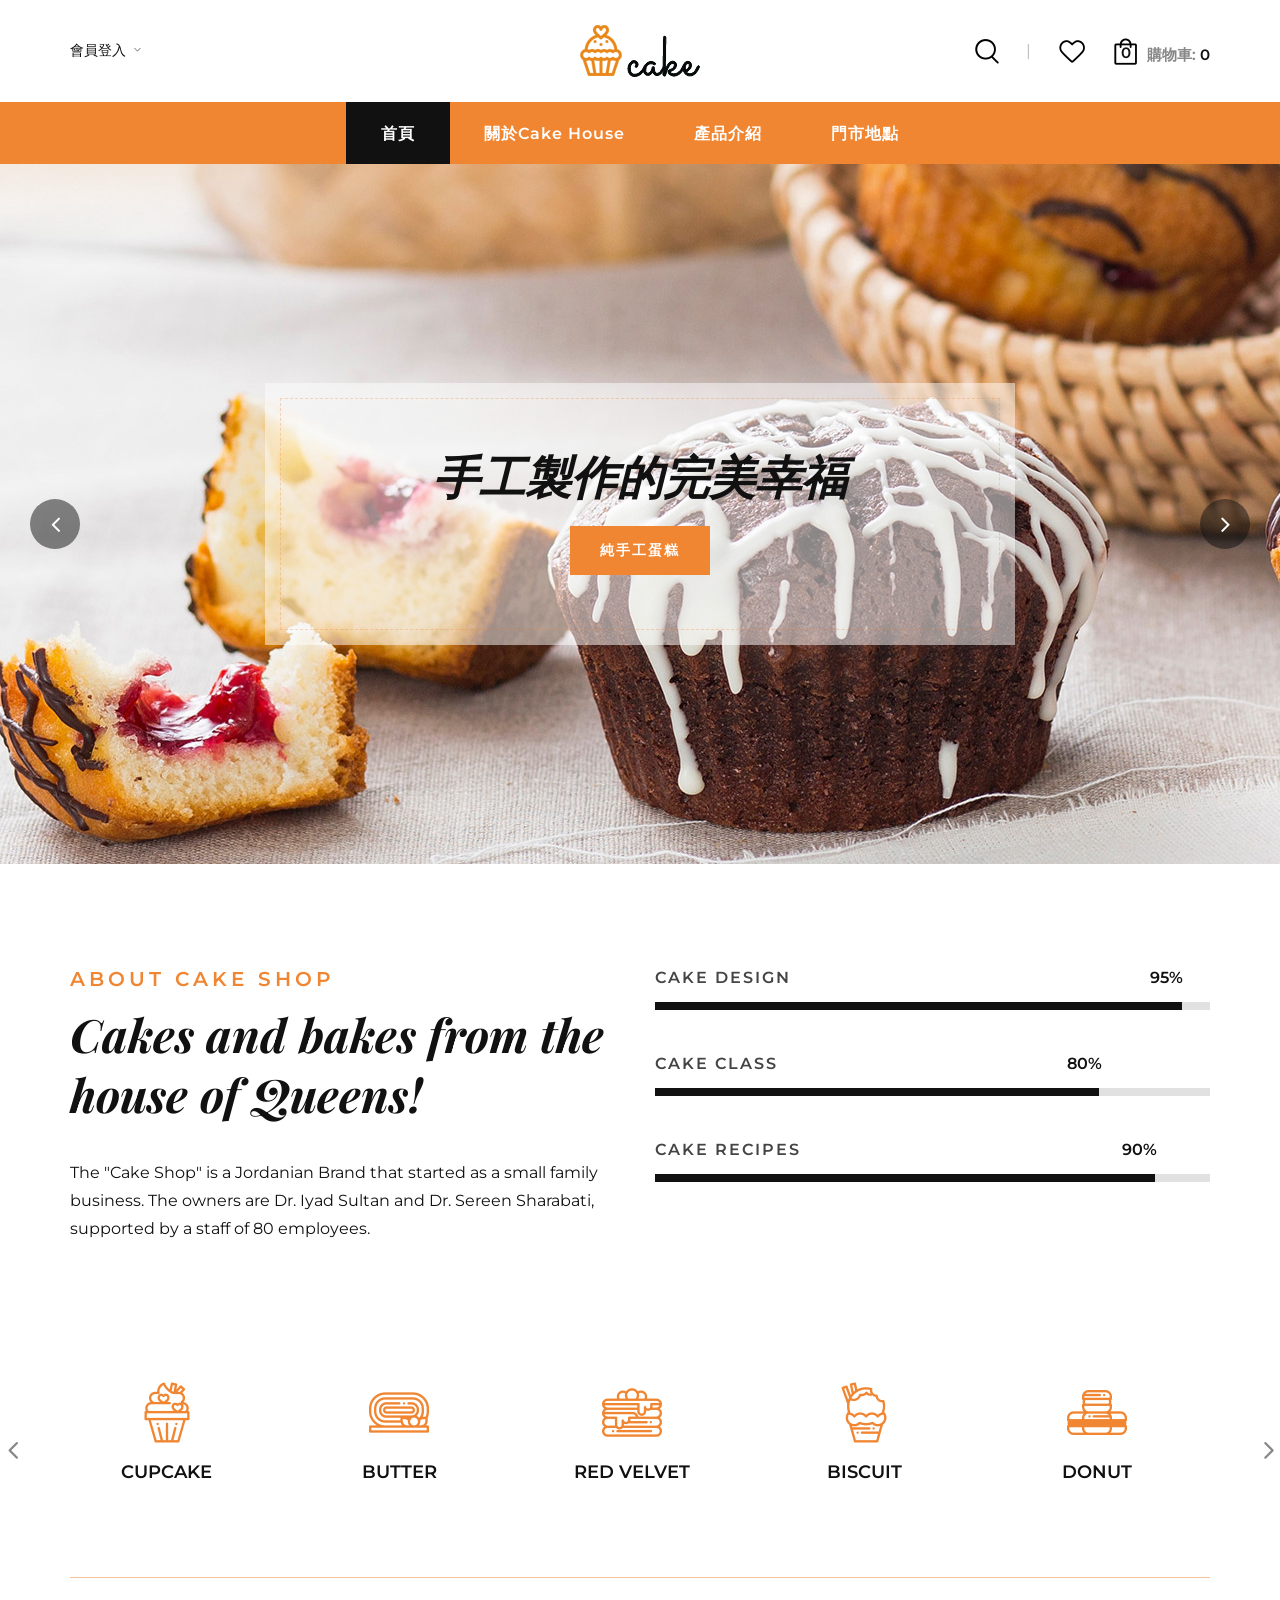
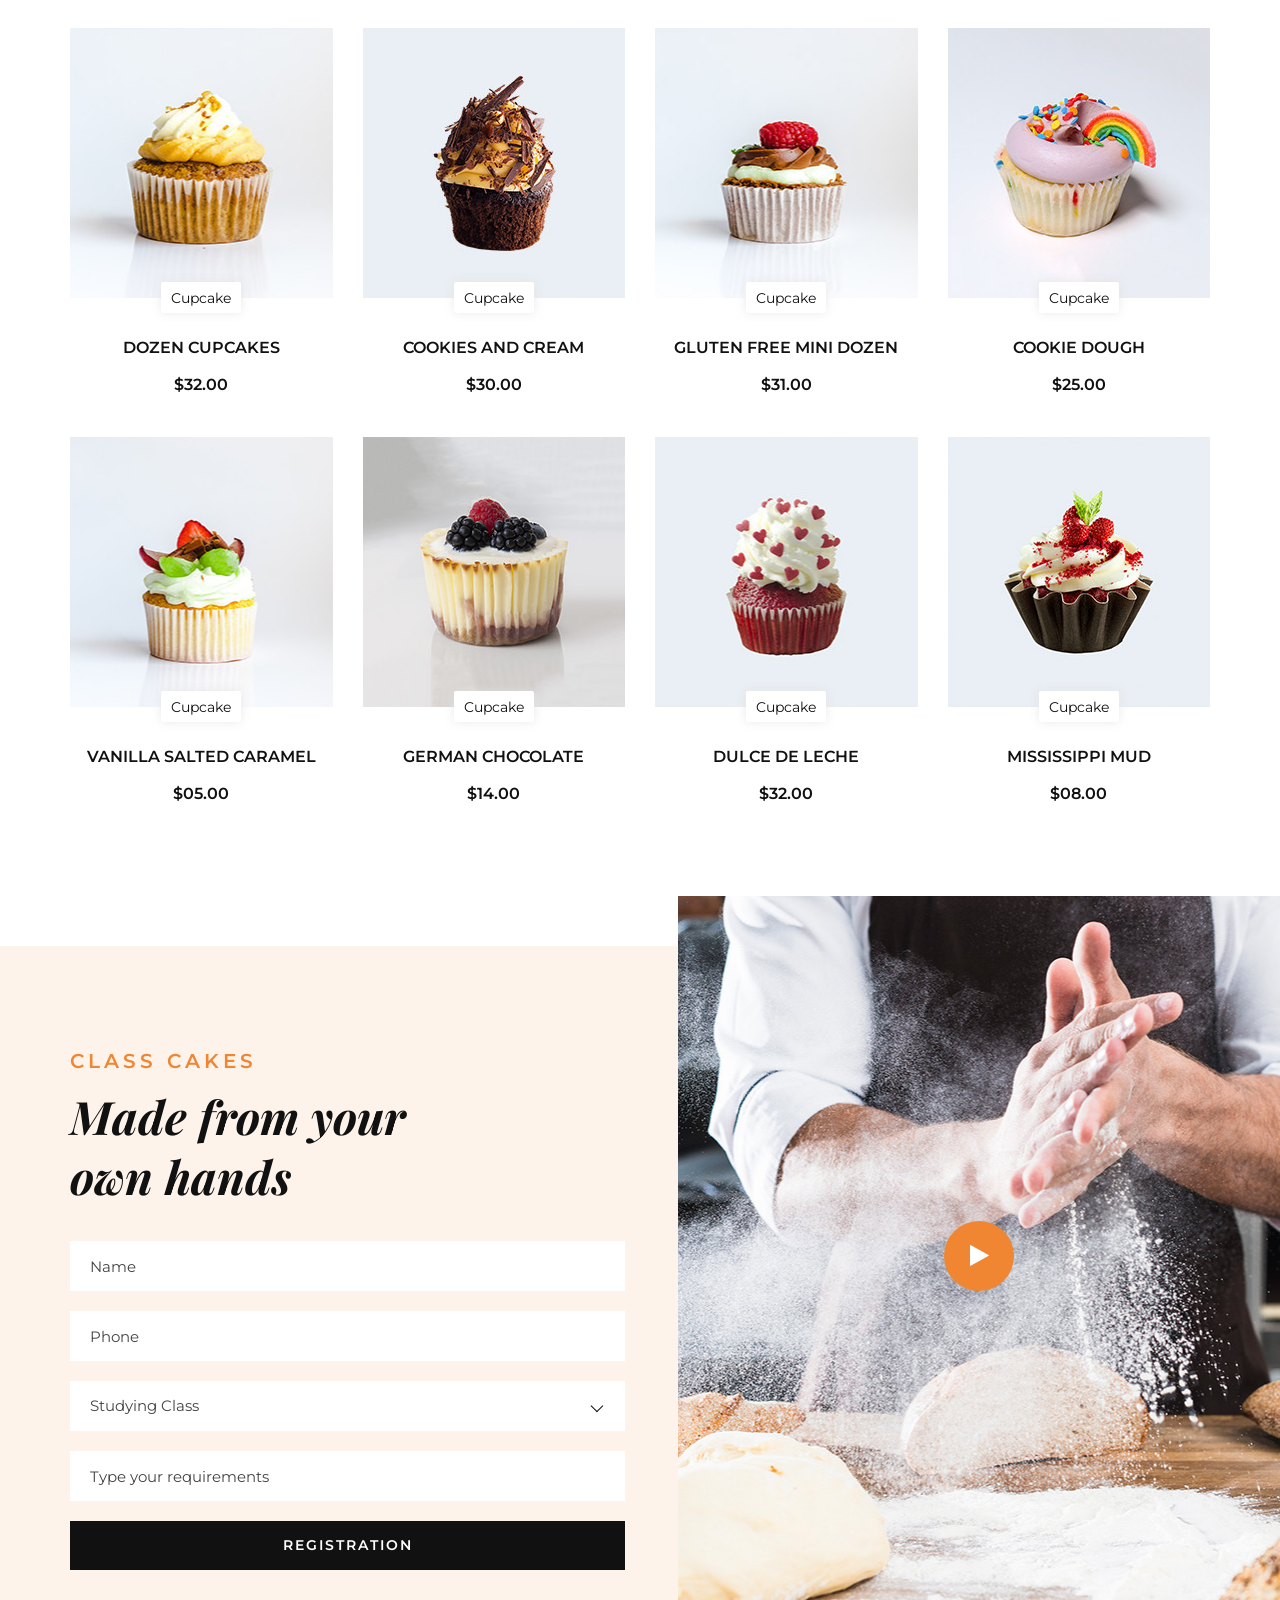
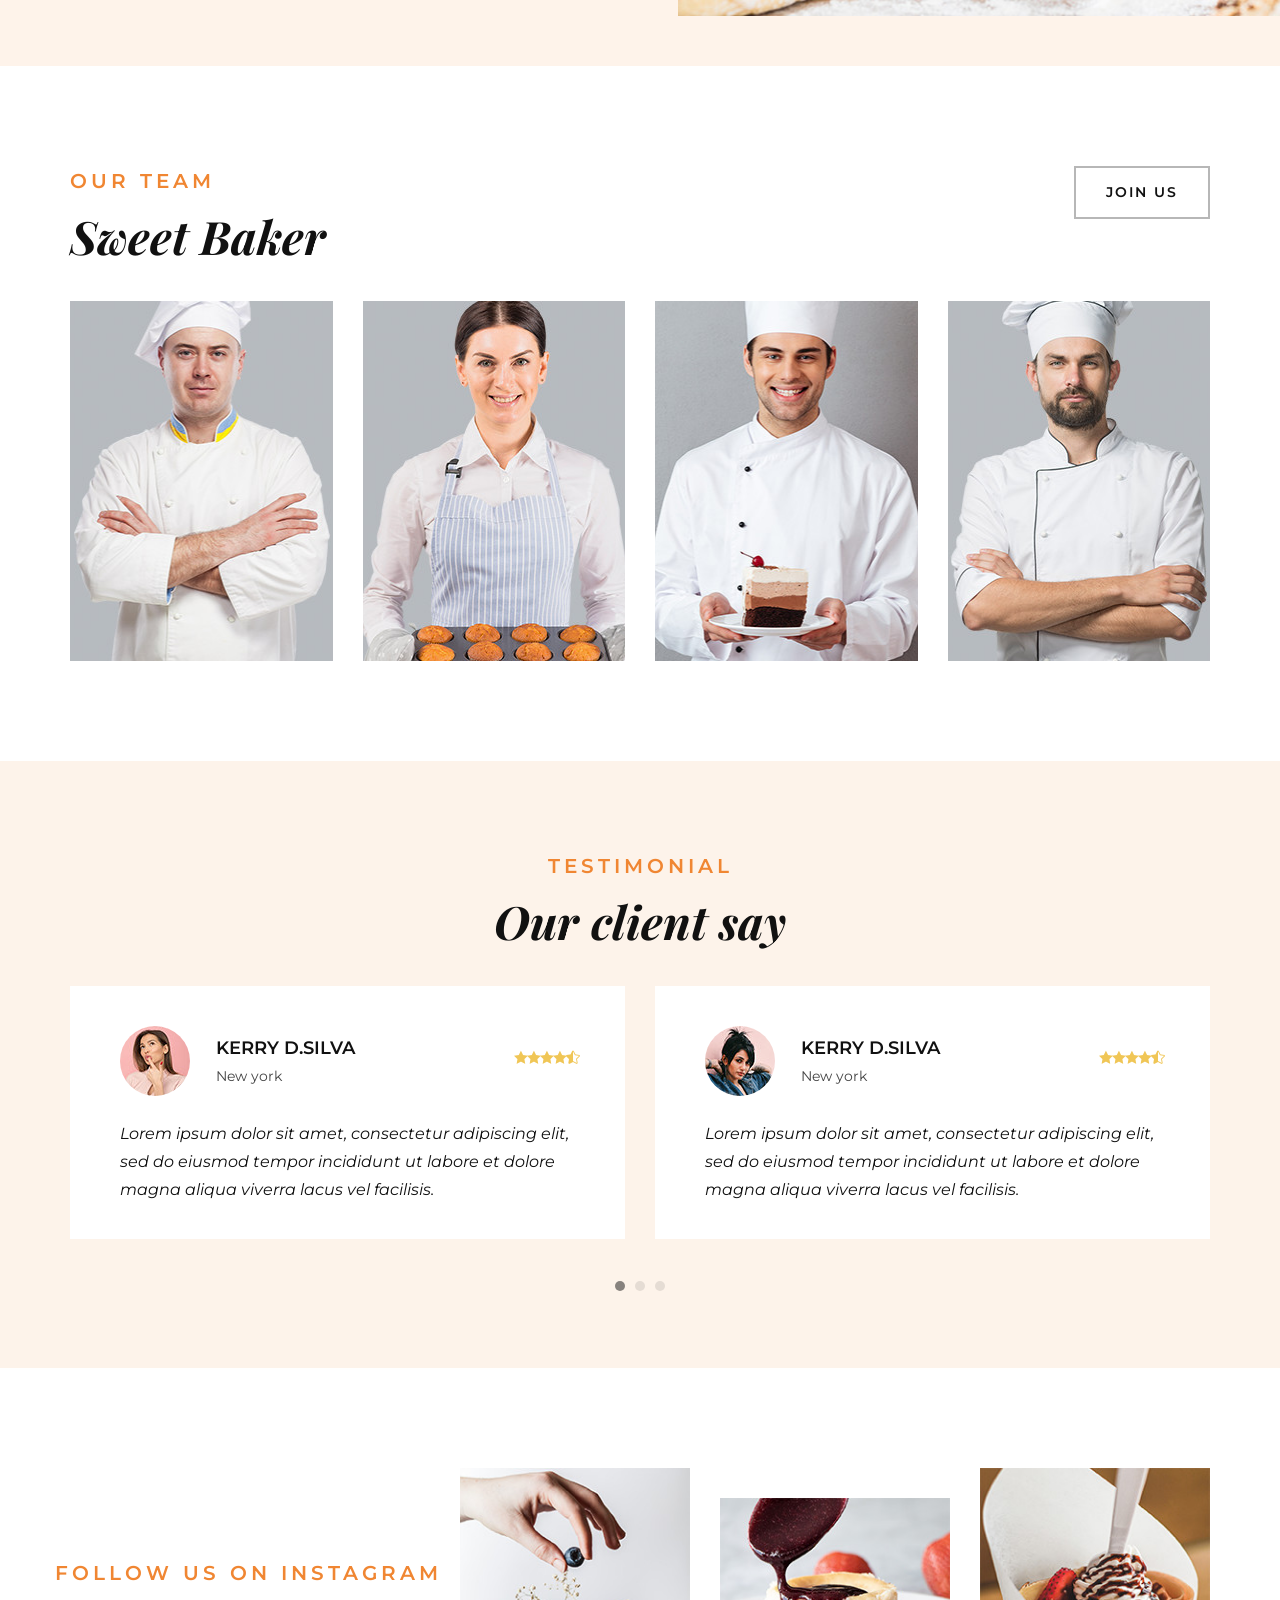
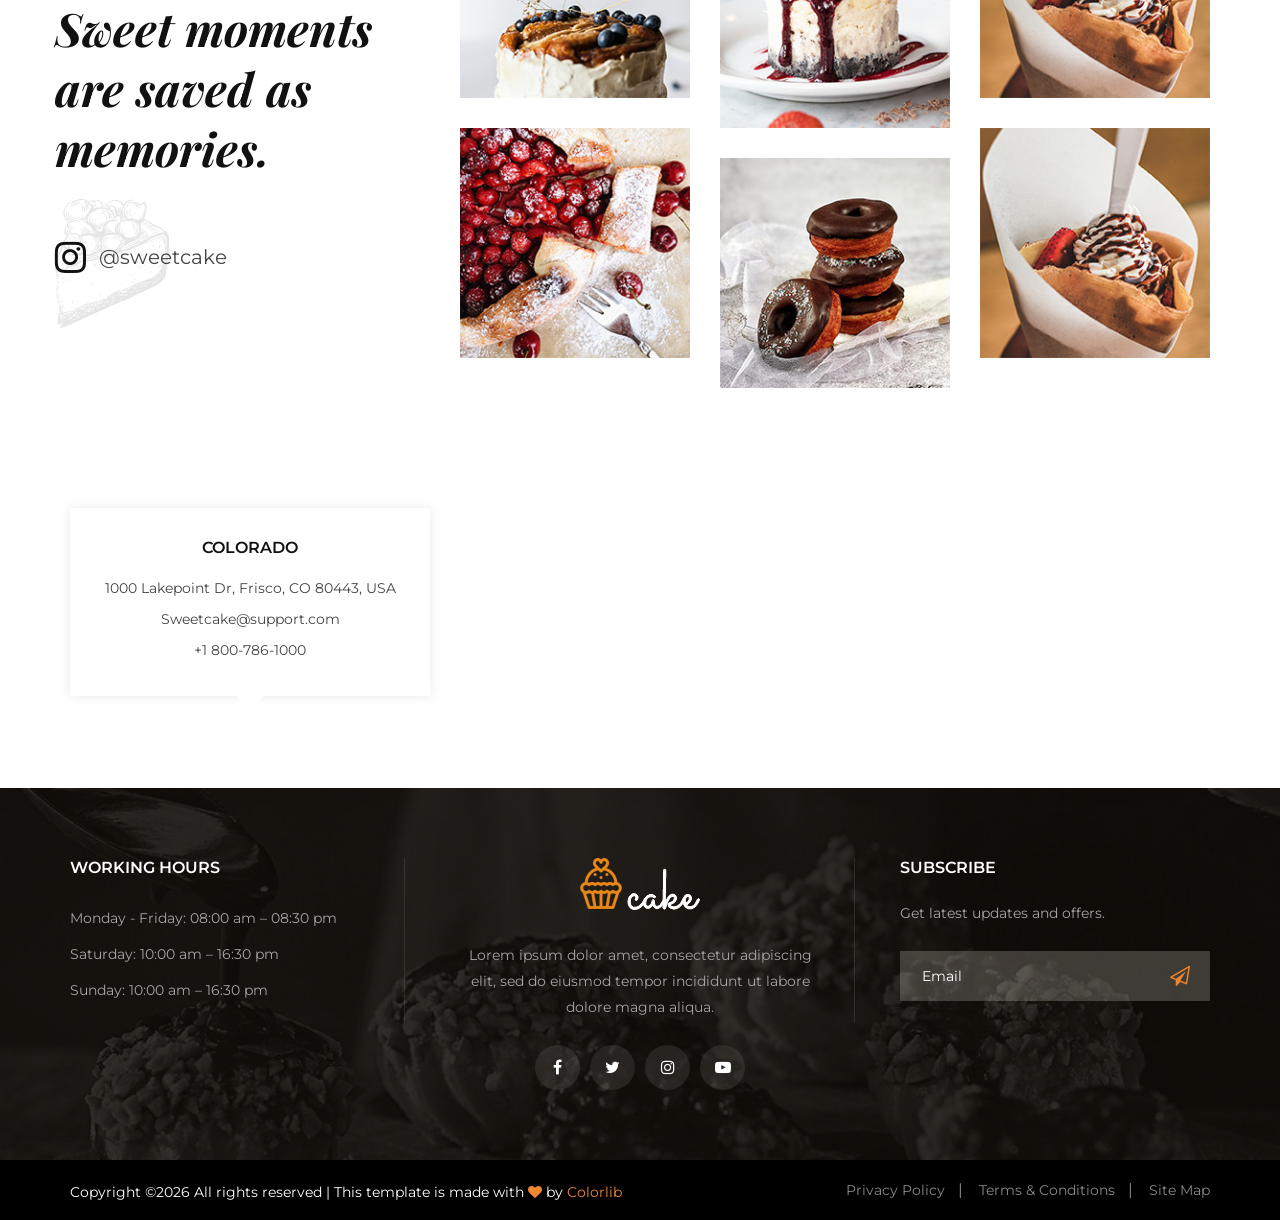
<file: WebContent/index.html>
<!DOCTYPE html>
<html lang="zxx">

<head>
    <meta charset="UTF-8">
    <meta name="description" content="Cake Template">
    <meta name="keywords" content="Cake, unica, creative, html">
    <meta name="viewport" content="width=device-width, initial-scale=1.0">
    <meta http-equiv="X-UA-Compatible" content="ie=edge">
    <title>Cake | Template</title>

    <!-- Google Font -->
    <link href="https://fonts.googleapis.com/css2?family=Playfair+Display:wght@400;500;600;700;800;900&display=swap"
    rel="stylesheet">
    <link href="https://fonts.googleapis.com/css2?family=Montserrat:wght@300;400;500;600;700;800;900&display=swap"
    rel="stylesheet">

    <!-- Css Styles -->
    <link rel="stylesheet" href="css/bootstrap.min.css" type="text/css">
    <link rel="stylesheet" href="css/flaticon.css" type="text/css">
    <link rel="stylesheet" href="css/barfiller.css" type="text/css">
    <link rel="stylesheet" href="css/magnific-popup.css" type="text/css">
    <link rel="stylesheet" href="css/font-awesome.min.css" type="text/css">
    <link rel="stylesheet" href="css/elegant-icons.css" type="text/css">
    <link rel="stylesheet" href="css/nice-select.css" type="text/css">
    <link rel="stylesheet" href="css/owl.carousel.min.css" type="text/css">
    <link rel="stylesheet" href="css/slicknav.min.css" type="text/css">
    <link rel="stylesheet" href="css/style.css" type="text/css">
</head>

<body>
    <!-- Page Preloder -->
    <div id="preloder">
        <div class="loader"></div>
    </div>

    <!-- Offcanvas Menu Begin -->
    <div class="offcanvas-menu-overlay"></div>
    <div class="offcanvas-menu-wrapper">
        <div class="offcanvas__cart">
            <div class="offcanvas__cart__links">
                <a href="#" class="search-switch"><img src="img/icon/search.png" alt=""></a>
                <a href="#"><img src="img/icon/heart.png" alt=""></a>
            </div>
            <div class="offcanvas__cart__item">
                <a href="#"><img src="img/icon/cart.png" alt=""> <span>0</span></a>
                <div class="cart__price">購物車: <span>0</span></div>
            </div>
        </div>
        <div class="offcanvas__logo">
            <a href="./index.html"><img src="img/logo.png" alt=""></a>
        </div>
        <div id="mobile-menu-wrap"></div>
        <div class="offcanvas__option">
            <ul>
                <li><a href="#">會員登入</a> <span class="arrow_carrot-down"></span></li>
            </ul>
        </div>
    </div>
    <!-- Offcanvas Menu End -->

    <!-- Header Section Begin -->
    <header class="header">
        <div class="header__top">
            <div class="container">
                <div class="row">
                    <div class="col-lg-12">
                        <div class="header__top__inner">
                            <div class="header__top__left">
                                <ul>
                                    <li><a href="#">會員登入</a> <span class="arrow_carrot-down"></span></li>
                                </ul>
                            </div>
                            <div class="header__logo">
                                <a href="./index.html"><img src="img/logo.png" alt=""></a>
                            </div>
                            <div class="header__top__right">
                                <div class="header__top__right__links">
                                    <a href="#" class="search-switch"><img src="img/icon/search.png" alt=""></a>
                                    <a href="#"><img src="img/icon/heart.png" alt=""></a>
                                </div>
                                <div class="header__top__right__cart">
                                    <a href="#"><img src="img/icon/cart.png" alt=""> <span>0</span></a>
                                    <div class="cart__price">購物車: <span>0</span></div>
                                </div>
                            </div>
                        </div>
                    </div>
                </div>
                <div class="canvas__open"><i class="fa fa-bars"></i></div>
            </div>
        </div>
        <div class="container">
            <div class="row">
                <div class="col-lg-12">
                    <nav class="header__menu mobile-menu">
                        <ul>
                            <li class="active"><a href="./index.html">首頁</a></li>
                            <li><a href="./about.html">關於Cake House</a></li>
                            <li><a href="./shop.html">產品介紹</a></li>
                            <li><a href="./contact.html">門市地點</a></li>
                        </ul>
                    </nav>
                </div>
            </div>
        </div>
    </header>
    <!-- Header Section End -->

    <!-- Hero Section Begin -->
    <section class="hero">
        <div class="hero__slider owl-carousel">
            <div class="hero__item set-bg" data-setbg="img/hero/hero-1.jpg">
                <div class="container">
                    <div class="row d-flex justify-content-center">
                        <div class="col-lg-8">
                            <div class="hero__text">
                                <h2>手工製作的完美幸福</h2>
                                <a href="#" class="primary-btn">純手工蛋糕</a>
                            </div>
                        </div>
                    </div>
                </div>
            </div>
            <div class="hero__item set-bg" data-setbg="img/hero/strawberry.jpg">
                <div class="container">
                    <div class="row d-flex justify-content-center">
                        <div class="col-lg-8">
                            <div class="hero__text">
                                <h2>享受美食又不發胖的小點心</h2>
                                <a href="#" class="primary-btn">健康甜點</a>
                            </div>
                        </div>
                    </div>
                </div>
            </div>
            <div class="hero__item set-bg" data-setbg="img/hero/choco.jpg">
                <div class="container">
                    <div class="row d-flex justify-content-center">
                        <div class="col-lg-8">
                            <div class="hero__text">
                                <h2>派對中最受歡迎的食物</h2>
                                <a href="#" class="primary-btn">派對甜點</a>
                            </div>
                        </div>
                    </div>
                </div>
            </div>
        </div>
    </section>
    <!-- Hero Section End -->

    <!-- About Section Begin -->
    <section class="about spad">
        <div class="container">
            <div class="row">
                <div class="col-lg-6 col-md-6">
                    <div class="about__text">
                        <div class="section-title">
                            <span>About Cake shop</span>
                            <h2>Cakes and bakes from the house of Queens!</h2>
                        </div>
                        <p>The "Cake Shop" is a Jordanian Brand that started as a small family business. The owners are
                        Dr. Iyad Sultan and Dr. Sereen Sharabati, supported by a staff of 80 employees.</p>
                    </div>
                </div>
                <div class="col-lg-6 col-md-6">
                    <div class="about__bar">
                        <div class="about__bar__item">
                            <p>Cake design</p>
                            <div id="bar1" class="barfiller">
                                <div class="tipWrap"><span class="tip"></span></div>
                                <span class="fill" data-percentage="95"></span>
                            </div>
                        </div>
                        <div class="about__bar__item">
                            <p>Cake Class</p>
                            <div id="bar2" class="barfiller">
                                <div class="tipWrap"><span class="tip"></span></div>
                                <span class="fill" data-percentage="80"></span>
                            </div>
                        </div>
                        <div class="about__bar__item">
                            <p>Cake Recipes</p>
                            <div id="bar3" class="barfiller">
                                <div class="tipWrap"><span class="tip"></span></div>
                                <span class="fill" data-percentage="90"></span>
                            </div>
                        </div>
                    </div>
                </div>
            </div>
        </div>
    </section>
    <!-- About Section End -->

    <!-- Categories Section Begin -->
    <div class="categories">
        <div class="container">
            <div class="row">
                <div class="categories__slider owl-carousel">
                    <div class="categories__item">
                        <div class="categories__item__icon">
                            <span class="flaticon-029-cupcake-3"></span>
                            <h5>Cupcake</h5>
                        </div>
                    </div>
                    <div class="categories__item">
                        <div class="categories__item__icon">
                            <span class="flaticon-034-chocolate-roll"></span>
                            <h5>Butter</h5>
                        </div>
                    </div>
                    <div class="categories__item">
                        <div class="categories__item__icon">
                            <span class="flaticon-005-pancake"></span>
                            <h5>Red Velvet</h5>
                        </div>
                    </div>
                    <div class="categories__item">
                        <div class="categories__item__icon">
                            <span class="flaticon-030-cupcake-2"></span>
                            <h5>Biscuit</h5>
                        </div>
                    </div>
                    <div class="categories__item">
                        <div class="categories__item__icon">
                            <span class="flaticon-006-macarons"></span>
                            <h5>Donut</h5>
                        </div>
                    </div>
                    <div class="categories__item">
                        <div class="categories__item__icon">
                            <span class="flaticon-006-macarons"></span>
                            <h5>Cupcake</h5>
                        </div>
                    </div>
                </div>
            </div>
        </div>
    </div>
    <!-- Categories Section End -->

    <!-- Product Section Begin -->
    <section class="product spad">
        <div class="container">
            <div class="row">
                <div class="col-lg-3 col-md-6 col-sm-6">
                    <div class="product__item">
                        <div class="product__item__pic set-bg" data-setbg="img/shop/product-1.jpg">
                            <div class="product__label">
                                <span>Cupcake</span>
                            </div>
                        </div>
                        <div class="product__item__text">
                            <h6><a href="#">Dozen Cupcakes</a></h6>
                            <div class="product__item__price">$32.00</div>
                            <div class="cart_add">
                                <a href="#">Add to cart</a>
                            </div>
                        </div>
                    </div>
                </div>
                <div class="col-lg-3 col-md-6 col-sm-6">
                    <div class="product__item">
                        <div class="product__item__pic set-bg" data-setbg="img/shop/product-2.jpg">
                            <div class="product__label">
                                <span>Cupcake</span>
                            </div>
                        </div>
                        <div class="product__item__text">
                            <h6><a href="#">Cookies and Cream</a></h6>
                            <div class="product__item__price">$30.00</div>
                            <div class="cart_add">
                                <a href="#">Add to cart</a>
                            </div>
                        </div>
                    </div>
                </div>
                <div class="col-lg-3 col-md-6 col-sm-6">
                    <div class="product__item">
                        <div class="product__item__pic set-bg" data-setbg="img/shop/product-3.jpg">
                            <div class="product__label">
                                <span>Cupcake</span>
                            </div>
                        </div>
                        <div class="product__item__text">
                            <h6><a href="#">Gluten Free Mini Dozen</a></h6>
                            <div class="product__item__price">$31.00</div>
                            <div class="cart_add">
                                <a href="#">Add to cart</a>
                            </div>
                        </div>
                    </div>
                </div>
                <div class="col-lg-3 col-md-6 col-sm-6">
                    <div class="product__item">
                        <div class="product__item__pic set-bg" data-setbg="img/shop/product-4.jpg">
                            <div class="product__label">
                                <span>Cupcake</span>
                            </div>
                        </div>
                        <div class="product__item__text">
                            <h6><a href="#">Cookie Dough</a></h6>
                            <div class="product__item__price">$25.00</div>
                            <div class="cart_add">
                                <a href="#">Add to cart</a>
                            </div>
                        </div>
                    </div>
                </div>
                <div class="col-lg-3 col-md-6 col-sm-6">
                    <div class="product__item">
                        <div class="product__item__pic set-bg" data-setbg="img/shop/product-5.jpg">
                            <div class="product__label">
                                <span>Cupcake</span>
                            </div>
                        </div>
                        <div class="product__item__text">
                            <h6><a href="#">Vanilla Salted Caramel</a></h6>
                            <div class="product__item__price">$05.00</div>
                            <div class="cart_add">
                                <a href="#">Add to cart</a>
                            </div>
                        </div>
                    </div>
                </div>
                <div class="col-lg-3 col-md-6 col-sm-6">
                    <div class="product__item">
                        <div class="product__item__pic set-bg" data-setbg="img/shop/product-6.jpg">
                            <div class="product__label">
                                <span>Cupcake</span>
                            </div>
                        </div>
                        <div class="product__item__text">
                            <h6><a href="#">German Chocolate</a></h6>
                            <div class="product__item__price">$14.00</div>
                            <div class="cart_add">
                                <a href="#">Add to cart</a>
                            </div>
                        </div>
                    </div>
                </div>
                <div class="col-lg-3 col-md-6 col-sm-6">
                    <div class="product__item">
                        <div class="product__item__pic set-bg" data-setbg="img/shop/product-7.jpg">
                            <div class="product__label">
                                <span>Cupcake</span>
                            </div>
                        </div>
                        <div class="product__item__text">
                            <h6><a href="#">Dulce De Leche</a></h6>
                            <div class="product__item__price">$32.00</div>
                            <div class="cart_add">
                                <a href="#">Add to cart</a>
                            </div>
                        </div>
                    </div>
                </div>
                <div class="col-lg-3 col-md-6 col-sm-6">
                    <div class="product__item">
                        <div class="product__item__pic set-bg" data-setbg="img/shop/product-8.jpg">
                            <div class="product__label">
                                <span>Cupcake</span>
                            </div>
                        </div>
                        <div class="product__item__text">
                            <h6><a href="#">Mississippi Mud</a></h6>
                            <div class="product__item__price">$08.00</div>
                            <div class="cart_add">
                                <a href="#">Add to cart</a>
                            </div>
                        </div>
                    </div>
                </div>
            </div>
        </div>
    </section>
    <!-- Product Section End -->

    <!-- Class Section Begin -->
    <section class="class spad">
        <div class="container">
            <div class="row">
                <div class="col-lg-6">
                    <div class="class__form">
                        <div class="section-title">
                            <span>Class cakes</span>
                            <h2>Made from your <br />own hands</h2>
                        </div>
                        <form action="#">
                            <input type="text" placeholder="Name">
                            <input type="text" placeholder="Phone">
                            <select>
                                <option value="">Studying Class</option>
                                <option value="">Writting Class</option>
                                <option value="">Reading Class</option>
                            </select>
                            <input type="text" placeholder="Type your requirements">
                            <button type="submit" class="site-btn">registration</button>
                        </form>
                    </div>
                </div>
            </div>
            <div class="class__video set-bg" data-setbg="img/class-video.jpg">
                <a href="https://www.youtube.com/watch?v=8PJ3_p7VqHw&list=RD8PJ3_p7VqHw&start_radio=1"
                class="play-btn video-popup"><i class="fa fa-play"></i></a>
            </div>
        </div>
    </section>
    <!-- Class Section End -->

    <!-- Team Section Begin -->
    <section class="team spad">
        <div class="container">
            <div class="row">
                <div class="col-lg-7 col-md-7 col-sm-7">
                    <div class="section-title">
                        <span>Our team</span>
                        <h2>Sweet Baker </h2>
                    </div>
                </div>
                <div class="col-lg-5 col-md-5 col-sm-5">
                    <div class="team__btn">
                        <a href="#" class="primary-btn">Join Us</a>
                    </div>
                </div>
            </div>
            <div class="row">
                <div class="col-lg-3 col-md-6 col-sm-6">
                    <div class="team__item set-bg" data-setbg="img/team/team-1.jpg">
                        <div class="team__item__text">
                            <h6>Randy Butler</h6>
                            <span>Decorater</span>
                            <div class="team__item__social">
                                <a href="#"><i class="fa fa-facebook"></i></a>
                                <a href="#"><i class="fa fa-twitter"></i></a>
                                <a href="#"><i class="fa fa-instagram"></i></a>
                                <a href="#"><i class="fa fa-youtube-play"></i></a>
                            </div>
                        </div>
                    </div>
                </div>
                <div class="col-lg-3 col-md-6 col-sm-6">
                    <div class="team__item set-bg" data-setbg="img/team/team-2.jpg">
                        <div class="team__item__text">
                            <h6>Randy Butler</h6>
                            <span>Decorater</span>
                            <div class="team__item__social">
                                <a href="#"><i class="fa fa-facebook"></i></a>
                                <a href="#"><i class="fa fa-twitter"></i></a>
                                <a href="#"><i class="fa fa-instagram"></i></a>
                                <a href="#"><i class="fa fa-youtube-play"></i></a>
                            </div>
                        </div>
                    </div>
                </div>
                <div class="col-lg-3 col-md-6 col-sm-6">
                    <div class="team__item set-bg" data-setbg="img/team/team-3.jpg">
                        <div class="team__item__text">
                            <h6>Randy Butler</h6>
                            <span>Decorater</span>
                            <div class="team__item__social">
                                <a href="#"><i class="fa fa-facebook"></i></a>
                                <a href="#"><i class="fa fa-twitter"></i></a>
                                <a href="#"><i class="fa fa-instagram"></i></a>
                                <a href="#"><i class="fa fa-youtube-play"></i></a>
                            </div>
                        </div>
                    </div>
                </div>
                <div class="col-lg-3 col-md-6 col-sm-6">
                    <div class="team__item set-bg" data-setbg="img/team/team-4.jpg">
                        <div class="team__item__text">
                            <h6>Randy Butler</h6>
                            <span>Decorater</span>
                            <div class="team__item__social">
                                <a href="#"><i class="fa fa-facebook"></i></a>
                                <a href="#"><i class="fa fa-twitter"></i></a>
                                <a href="#"><i class="fa fa-instagram"></i></a>
                                <a href="#"><i class="fa fa-youtube-play"></i></a>
                            </div>
                        </div>
                    </div>
                </div>
            </div>
        </div>
    </section>
    <!-- Team Section End -->

    <!-- Testimonial Section Begin -->
    <section class="testimonial spad">
        <div class="container">
            <div class="row">
                <div class="col-lg-12 text-center">
                    <div class="section-title">
                        <span>Testimonial</span>
                        <h2>Our client say</h2>
                    </div>
                </div>
            </div>
            <div class="row">
                <div class="testimonial__slider owl-carousel">
                    <div class="col-lg-6">
                        <div class="testimonial__item">
                            <div class="testimonial__author">
                                <div class="testimonial__author__pic">
                                    <img src="img/testimonial/ta-1.jpg" alt="">
                                </div>
                                <div class="testimonial__author__text">
                                    <h5>Kerry D.Silva</h5>
                                    <span>New york</span>
                                </div>
                            </div>
                            <div class="rating">
                                <span class="icon_star"></span>
                                <span class="icon_star"></span>
                                <span class="icon_star"></span>
                                <span class="icon_star"></span>
                                <span class="icon_star-half_alt"></span>
                            </div>
                            <p>Lorem ipsum dolor sit amet, consectetur adipiscing elit, sed do eiusmod tempor incididunt
                            ut labore et dolore magna aliqua viverra lacus vel facilisis.</p>
                        </div>
                    </div>
                    <div class="col-lg-6">
                        <div class="testimonial__item">
                            <div class="testimonial__author">
                                <div class="testimonial__author__pic">
                                    <img src="img/testimonial/ta-2.jpg" alt="">
                                </div>
                                <div class="testimonial__author__text">
                                    <h5>Kerry D.Silva</h5>
                                    <span>New york</span>
                                </div>
                            </div>
                            <div class="rating">
                                <span class="icon_star"></span>
                                <span class="icon_star"></span>
                                <span class="icon_star"></span>
                                <span class="icon_star"></span>
                                <span class="icon_star-half_alt"></span>
                            </div>
                            <p>Lorem ipsum dolor sit amet, consectetur adipiscing elit, sed do eiusmod tempor incididunt
                            ut labore et dolore magna aliqua viverra lacus vel facilisis.</p>
                        </div>
                    </div>
                    <div class="col-lg-6">
                        <div class="testimonial__item">
                            <div class="testimonial__author">
                                <div class="testimonial__author__pic">
                                    <img src="img/testimonial/ta-1.jpg" alt="">
                                </div>
                                <div class="testimonial__author__text">
                                    <h5>Ophelia Nunez</h5>
                                    <span>London</span>
                                </div>
                            </div>
                            <div class="rating">
                                <span class="icon_star"></span>
                                <span class="icon_star"></span>
                                <span class="icon_star"></span>
                                <span class="icon_star"></span>
                                <span class="icon_star-half_alt"></span>
                            </div>
                            <p>Lorem ipsum dolor sit amet, consectetur adipiscing elit, sed do eiusmod tempor incididunt
                            ut labore et dolore magna aliqua viverra lacus vel facilisis.</p>
                        </div>
                    </div>
                    <div class="col-lg-6">
                        <div class="testimonial__item">
                            <div class="testimonial__author">
                                <div class="testimonial__author__pic">
                                    <img src="img/testimonial/ta-2.jpg" alt="">
                                </div>
                                <div class="testimonial__author__text">
                                    <h5>Kerry D.Silva</h5>
                                    <span>New york</span>
                                </div>
                            </div>
                            <div class="rating">
                                <span class="icon_star"></span>
                                <span class="icon_star"></span>
                                <span class="icon_star"></span>
                                <span class="icon_star"></span>
                                <span class="icon_star-half_alt"></span>
                            </div>
                            <p>Lorem ipsum dolor sit amet, consectetur adipiscing elit, sed do eiusmod tempor incididunt
                            ut labore et dolore magna aliqua viverra lacus vel facilisis.</p>
                        </div>
                    </div>
                    <div class="col-lg-6">
                        <div class="testimonial__item">
                            <div class="testimonial__author">
                                <div class="testimonial__author__pic">
                                    <img src="img/testimonial/ta-1.jpg" alt="">
                                </div>
                                <div class="testimonial__author__text">
                                    <h5>Ophelia Nunez</h5>
                                    <span>London</span>
                                </div>
                            </div>
                            <div class="rating">
                                <span class="icon_star"></span>
                                <span class="icon_star"></span>
                                <span class="icon_star"></span>
                                <span class="icon_star"></span>
                                <span class="icon_star-half_alt"></span>
                            </div>
                            <p>Lorem ipsum dolor sit amet, consectetur adipiscing elit, sed do eiusmod tempor incididunt
                            ut labore et dolore magna aliqua viverra lacus vel facilisis.</p>
                        </div>
                    </div>
                    <div class="col-lg-6">
                        <div class="testimonial__item">
                            <div class="testimonial__author">
                                <div class="testimonial__author__pic">
                                    <img src="img/testimonial/ta-2.jpg" alt="">
                                </div>
                                <div class="testimonial__author__text">
                                    <h5>Kerry D.Silva</h5>
                                    <span>New york</span>
                                </div>
                            </div>
                            <div class="rating">
                                <span class="icon_star"></span>
                                <span class="icon_star"></span>
                                <span class="icon_star"></span>
                                <span class="icon_star"></span>
                                <span class="icon_star-half_alt"></span>
                            </div>
                            <p>Lorem ipsum dolor sit amet, consectetur adipiscing elit, sed do eiusmod tempor incididunt
                            ut labore et dolore magna aliqua viverra lacus vel facilisis.</p>
                        </div>
                    </div>
                </div>
            </div>
        </div>
    </section>
    <!-- Testimonial Section End -->

    <!-- Instagram Section Begin -->
    <section class="instagram spad">
        <div class="container">
            <div class="row">
                <div class="col-lg-4 p-0">
                    <div class="instagram__text">
                        <div class="section-title">
                            <span>Follow us on instagram</span>
                            <h2>Sweet moments are saved as memories.</h2>
                        </div>
                        <h5><i class="fa fa-instagram"></i> @sweetcake</h5>
                    </div>
                </div>
                <div class="col-lg-8">
                    <div class="row">
                        <div class="col-lg-4 col-md-4 col-sm-4 col-6">
                            <div class="instagram__pic">
                                <img src="img/instagram/instagram-1.jpg" alt="">
                            </div>
                        </div>
                        <div class="col-lg-4 col-md-4 col-sm-4 col-6">
                            <div class="instagram__pic middle__pic">
                                <img src="img/instagram/instagram-2.jpg" alt="">
                            </div>
                        </div>
                        <div class="col-lg-4 col-md-4 col-sm-4 col-6">
                            <div class="instagram__pic">
                                <img src="img/instagram/instagram-3.jpg" alt="">
                            </div>
                        </div>
                        <div class="col-lg-4 col-md-4 col-sm-4 col-6">
                            <div class="instagram__pic">
                                <img src="img/instagram/instagram-4.jpg" alt="">
                            </div>
                        </div>
                        <div class="col-lg-4 col-md-4 col-sm-4 col-6">
                            <div class="instagram__pic middle__pic">
                                <img src="img/instagram/instagram-5.jpg" alt="">
                            </div>
                        </div>
                        <div class="col-lg-4 col-md-4 col-sm-4 col-6">
                            <div class="instagram__pic">
                                <img src="img/instagram/instagram-3.jpg" alt="">
                            </div>
                        </div>
                    </div>
                </div>
            </div>
        </div>
    </section>
    <!-- Instagram Section End -->

    <!-- Map Begin -->
    <div class="map">
        <div class="container">
            <div class="row">
                <div class="col-lg-4 col-md-7">
                    <div class="map__inner">
                        <h6>COlorado</h6>
                        <ul>
                            <li>1000 Lakepoint Dr, Frisco, CO 80443, USA</li>
                            <li>Sweetcake@support.com</li>
                            <li>+1 800-786-1000</li>
                        </ul>
                    </div>
                </div>
            </div>
        </div>
        <div class="map__iframe">
            <iframe src="https://www.google.com/maps/embed?pb=!1m14!1m12!1m3!1d10784.188505644011!2d19.053119335158936!3d47.48899529453826!2m3!1f0!2f0!3f0!3m2!1i1024!2i768!4f13.1!5e0!3m2!1sen!2sbd!4v1543907528304" height="300" style="border:0;" allowfullscreen="" aria-hidden="false" tabindex="0"></iframe>
        </div>
    </div>
    <!-- Map End -->

    <!-- Footer Section Begin -->
    <footer class="footer set-bg" data-setbg="img/footer-bg.jpg">
        <div class="container">
            <div class="row">
                <div class="col-lg-4 col-md-6 col-sm-6">
                    <div class="footer__widget">
                        <h6>WORKING HOURS</h6>
                        <ul>
                            <li>Monday - Friday: 08:00 am – 08:30 pm</li>
                            <li>Saturday: 10:00 am – 16:30 pm</li>
                            <li>Sunday: 10:00 am – 16:30 pm</li>
                        </ul>
                    </div>
                </div>
                <div class="col-lg-4 col-md-6 col-sm-6">
                    <div class="footer__about">
                        <div class="footer__logo">
                            <a href="#"><img src="img/footer-logo.png" alt=""></a>
                        </div>
                        <p>Lorem ipsum dolor amet, consectetur adipiscing elit, sed do eiusmod tempor incididunt ut
                        labore dolore magna aliqua.</p>
                        <div class="footer__social">
                            <a href="#"><i class="fa fa-facebook"></i></a>
                            <a href="#"><i class="fa fa-twitter"></i></a>
                            <a href="#"><i class="fa fa-instagram"></i></a>
                            <a href="#"><i class="fa fa-youtube-play"></i></a>
                        </div>
                    </div>
                </div>
                <div class="col-lg-4 col-md-6 col-sm-6">
                    <div class="footer__newslatter">
                        <h6>Subscribe</h6>
                        <p>Get latest updates and offers.</p>
                        <form action="#">
                            <input type="text" placeholder="Email">
                            <button type="submit"><i class="fa fa-send-o"></i></button>
                        </form>
                    </div>
                </div>
            </div>
        </div>
        <div class="copyright">
            <div class="container">
                <div class="row">
                    <div class="col-lg-7">
                        <p class="copyright__text text-white"><!-- Link back to Colorlib can't be removed. Template is licensed under CC BY 3.0. -->
                          Copyright &copy;<script>document.write(new Date().getFullYear());</script> All rights reserved | This template is made with <i class="fa fa-heart" aria-hidden="true"></i> by <a href="https://colorlib.com" target="_blank">Colorlib</a>
                          <!-- Link back to Colorlib can't be removed. Template is licensed under CC BY 3.0. -->
                      </p>
                  </div>
                  <div class="col-lg-5">
                    <div class="copyright__widget">
                        <ul>
                            <li><a href="#">Privacy Policy</a></li>
                            <li><a href="#">Terms & Conditions</a></li>
                            <li><a href="#">Site Map</a></li>
                        </ul>
                    </div>
                </div>
            </div>
        </div>
    </div>
</footer>
<!-- Footer Section End -->

<!-- Search Begin -->
<div class="search-model">
    <div class="h-100 d-flex align-items-center justify-content-center">
        <div class="search-close-switch">+</div>
        <form class="search-model-form">
            <input type="text" id="search-input" placeholder="Search here.....">
        </form>
    </div>
</div>
<!-- Search End -->

<!-- Js Plugins -->
<script src="js/jquery-3.3.1.min.js"></script>
<script src="js/bootstrap.min.js"></script>
<script src="js/jquery.nice-select.min.js"></script>
<script src="js/jquery.barfiller.js"></script>
<script src="js/jquery.magnific-popup.min.js"></script>
<script src="js/jquery.slicknav.js"></script>
<script src="js/owl.carousel.min.js"></script>
<script src="js/jquery.nicescroll.min.js"></script>
<script src="js/main.js"></script>
</body>

</html>
</file>
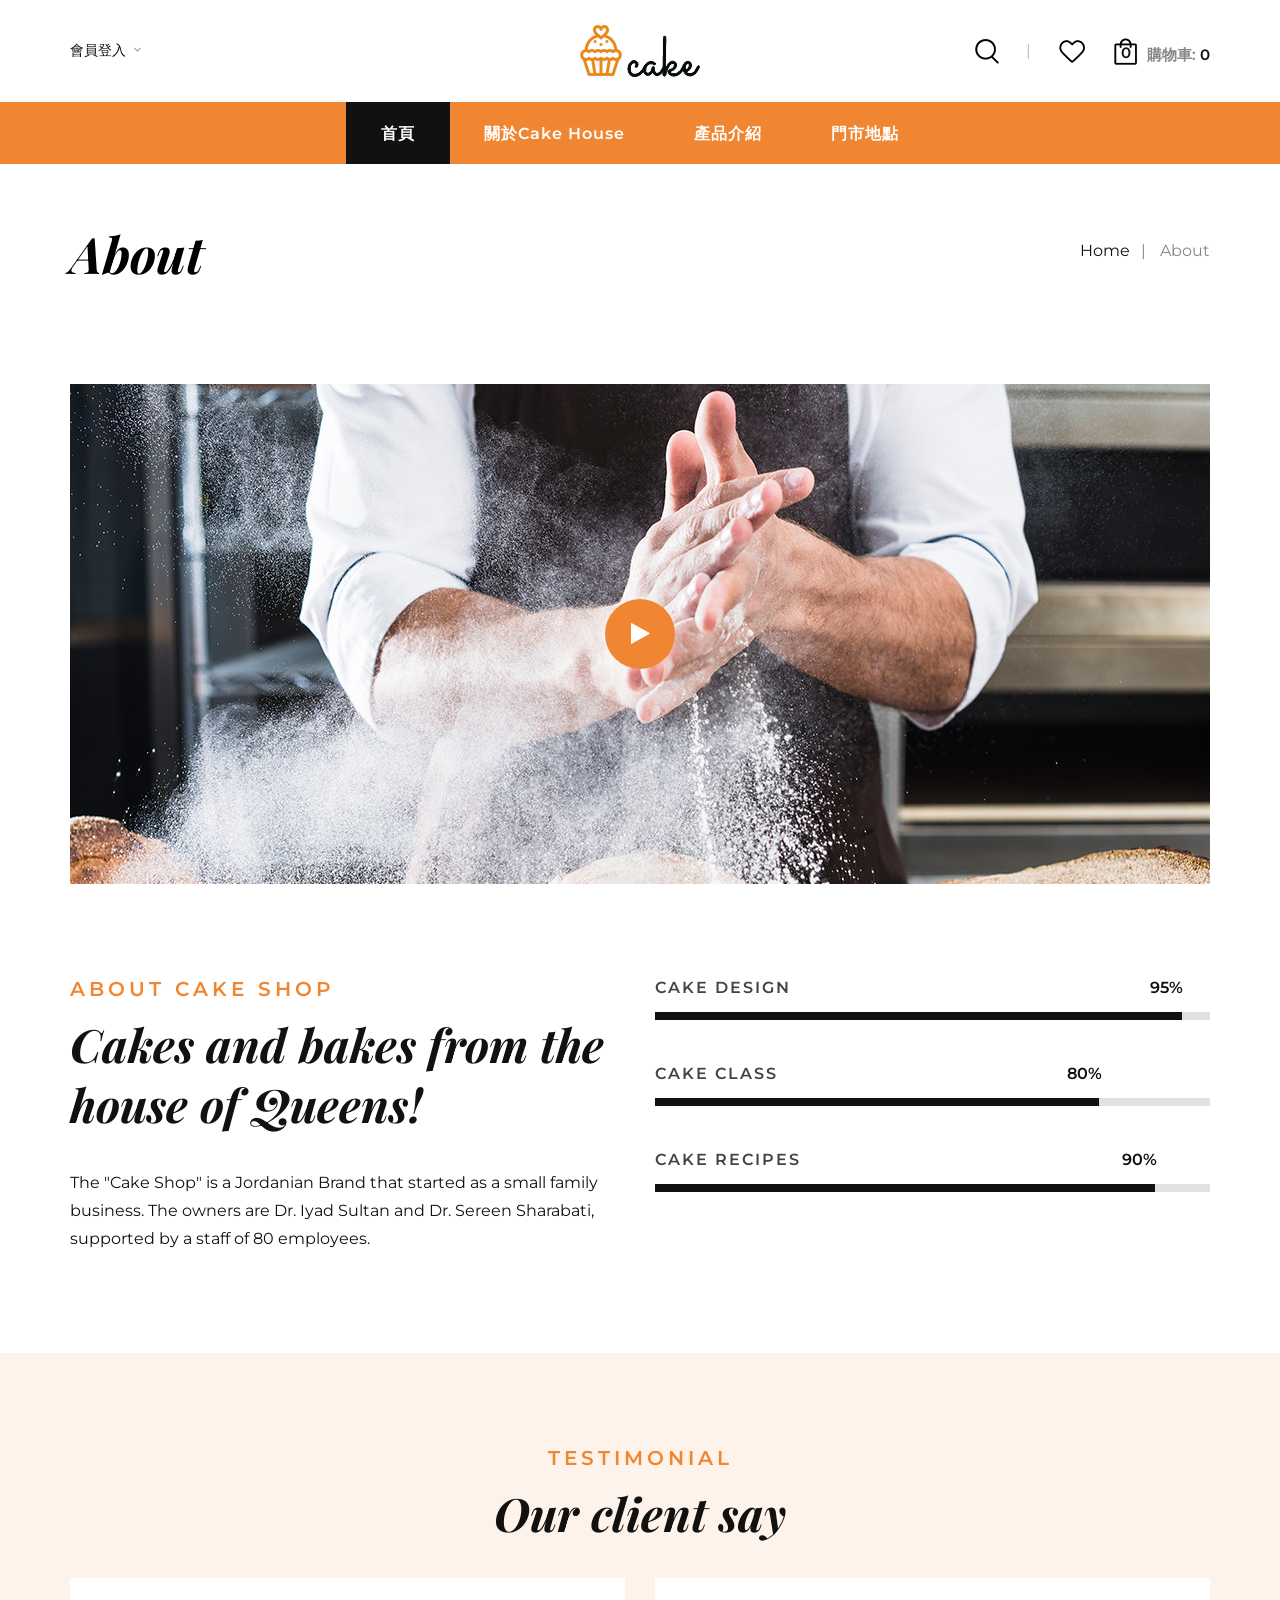
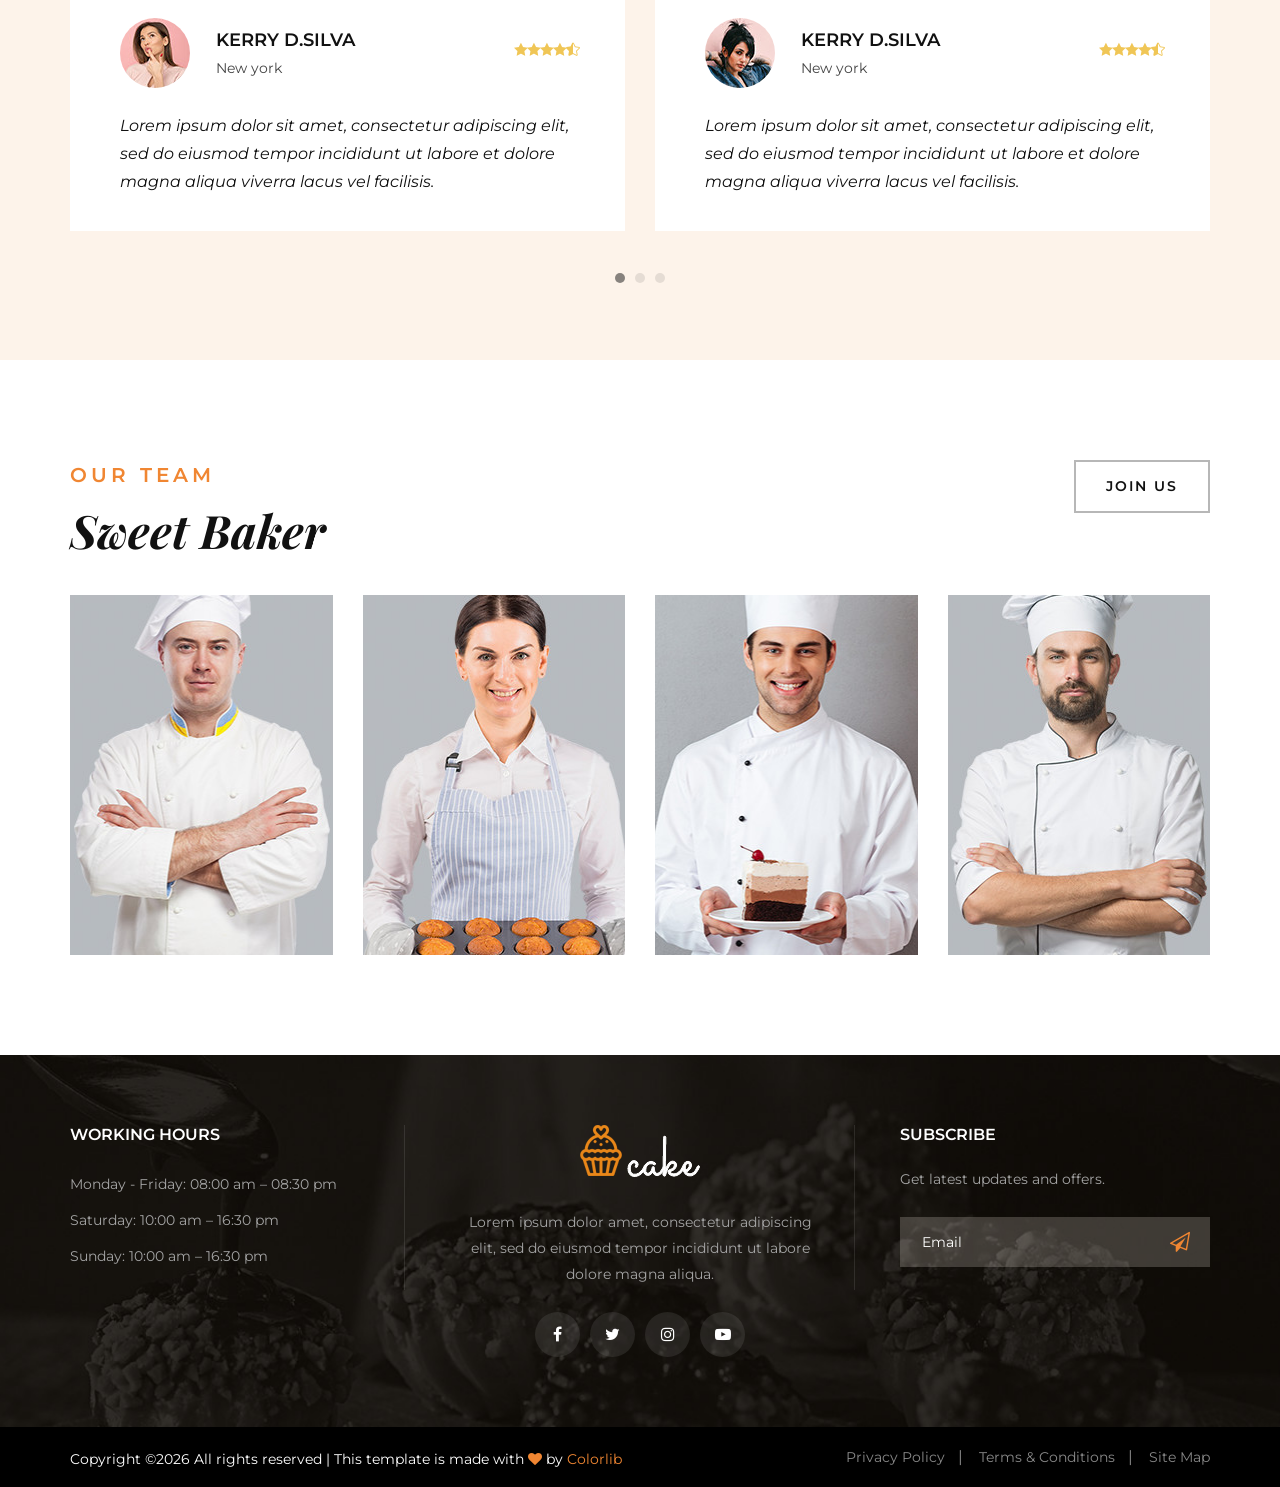
<file: WebContent/about.html>
<!DOCTYPE html>
<html lang="zxx">

<head>
    <meta charset="UTF-8">
    <meta name="description" content="Cake Template">
    <meta name="keywords" content="Cake, unica, creative, html">
    <meta name="viewport" content="width=device-width, initial-scale=1.0">
    <meta http-equiv="X-UA-Compatible" content="ie=edge">
    <title>Cake | Template</title>

    <!-- Google Font -->
    <link href="https://fonts.googleapis.com/css2?family=Playfair+Display:wght@400;500;600;700;800;900&display=swap"
    rel="stylesheet">
    <link href="https://fonts.googleapis.com/css2?family=Montserrat:wght@300;400;500;600;700;800;900&display=swap"
    rel="stylesheet">

    <!-- Css Styles -->
    <link rel="stylesheet" href="css/bootstrap.min.css" type="text/css">
    <link rel="stylesheet" href="css/flaticon.css" type="text/css">
    <link rel="stylesheet" href="css/barfiller.css" type="text/css">
    <link rel="stylesheet" href="css/magnific-popup.css" type="text/css">
    <link rel="stylesheet" href="css/font-awesome.min.css" type="text/css">
    <link rel="stylesheet" href="css/elegant-icons.css" type="text/css">
    <link rel="stylesheet" href="css/nice-select.css" type="text/css">
    <link rel="stylesheet" href="css/owl.carousel.min.css" type="text/css">
    <link rel="stylesheet" href="css/slicknav.min.css" type="text/css">
    <link rel="stylesheet" href="css/style.css" type="text/css">
</head>

<body>
    <!-- Page Preloder -->
    <div id="preloder">
        <div class="loader"></div>
    </div>

    <!-- Offcanvas Menu Begin -->
    <div class="offcanvas-menu-overlay"></div>
    <div class="offcanvas-menu-wrapper">
        <div class="offcanvas__cart">
            <div class="offcanvas__cart__links">
                <a href="#" class="search-switch"><img src="img/icon/search.png" alt=""></a>
                <a href="#"><img src="img/icon/heart.png" alt=""></a>
            </div>
            <div class="offcanvas__cart__item">
                <a href="#"><img src="img/icon/cart.png" alt=""> <span>0</span></a>
                <div class="cart__price">購物車: <span>0</span></div>
            </div>
        </div>
        <div class="offcanvas__logo">
            <a href="./index.html"><img src="img/logo.png" alt=""></a>
        </div>
        <div id="mobile-menu-wrap"></div>
        <div class="offcanvas__option">
            <ul>
                <li><a href="#">會員登入</a> <span class="arrow_carrot-down"></span></li>
            </ul>
        </div>
    </div>
    <!-- Offcanvas Menu End -->

    <!-- Header Section Begin -->
    <header class="header">
        <div class="header__top">
            <div class="container">
                <div class="row">
                    <div class="col-lg-12">
                        <div class="header__top__inner">
                            <div class="header__top__left">
                                <ul>
                                    <li><a href="#">會員登入</a> <span class="arrow_carrot-down"></span></li>
                                </ul>
                            </div>
                            <div class="header__logo">
                                <a href="./index.html"><img src="img/logo.png" alt=""></a>
                            </div>
                            <div class="header__top__right">
                                <div class="header__top__right__links">
                                    <a href="#" class="search-switch"><img src="img/icon/search.png" alt=""></a>
                                    <a href="#"><img src="img/icon/heart.png" alt=""></a>
                                </div>
                                <div class="header__top__right__cart">
                                    <a href="#"><img src="img/icon/cart.png" alt=""> <span>0</span></a>
                                    <div class="cart__price">購物車: <span>0</span></div>
                                </div>
                            </div>
                        </div>
                    </div>
                </div>
                <div class="canvas__open"><i class="fa fa-bars"></i></div>
            </div>
        </div>
        <div class="container">
            <div class="row">
                <div class="col-lg-12">
                    <nav class="header__menu mobile-menu">
                        <ul>
                            <li class="active"><a href="./index.html">首頁</a></li>
                            <li><a href="./about.html">關於Cake House</a></li>
                            <li><a href="./shop.html">產品介紹</a></li>
                            <li><a href="./contact.html">門市地點</a></li>
                        </ul>
                    </nav>
                </div>
            </div>
        </div>
    </header>
    <!-- Header Section End -->

    <!-- Breadcrumb Begin -->
    <div class="breadcrumb-option">
        <div class="container">
            <div class="row">
                <div class="col-lg-6 col-md-6 col-sm-6">
                    <div class="breadcrumb__text">
                        <h2>About</h2>
                    </div>
                </div>
                <div class="col-lg-6 col-md-6 col-sm-6">
                    <div class="breadcrumb__links">
                        <a href="./index.html">Home</a>
                        <span>About</span>
                    </div>
                </div>
            </div>
        </div>
    </div>
    <!-- Breadcrumb End -->

    <!-- About Section Begin -->
    <section class="about spad">
        <div class="container">
            <div class="row">
                <div class="col-lg-12">
                    <div class="about__video set-bg" data-setbg="img/about-video.jpg">
                        <a href="https://www.youtube.com/watch?v=8PJ3_p7VqHw&list=RD8PJ3_p7VqHw&start_radio=1"
                        class="play-btn video-popup"><i class="fa fa-play"></i></a>
                    </div>
                </div>
            </div>
            <div class="row">
                <div class="col-lg-6 col-md-6">
                    <div class="about__text">
                        <div class="section-title">
                            <span>About Cake shop</span>
                            <h2>Cakes and bakes from the house of Queens!</h2>
                        </div>
                        <p>The "Cake Shop" is a Jordanian Brand that started as a small family business. The owners are
                        Dr. Iyad Sultan and Dr. Sereen Sharabati, supported by a staff of 80 employees.</p>
                    </div>
                </div>
                <div class="col-lg-6 col-md-6">
                    <div class="about__bar">
                        <div class="about__bar__item">
                            <p>Cake design</p>
                            <div id="bar1" class="barfiller">
                                <div class="tipWrap"><span class="tip"></span></div>
                                <span class="fill" data-percentage="95"></span>
                            </div>
                        </div>
                        <div class="about__bar__item">
                            <p>Cake Class</p>
                            <div id="bar2" class="barfiller">
                                <div class="tipWrap"><span class="tip"></span></div>
                                <span class="fill" data-percentage="80"></span>
                            </div>
                        </div>
                        <div class="about__bar__item">
                            <p>Cake Recipes</p>
                            <div id="bar3" class="barfiller">
                                <div class="tipWrap"><span class="tip"></span></div>
                                <span class="fill" data-percentage="90"></span>
                            </div>
                        </div>
                    </div>
                </div>
            </div>
        </div>
    </section>
    <!-- About Section End -->

    <!-- Testimonial Section Begin -->
    <section class="testimonial spad">
        <div class="container">
            <div class="row">
                <div class="col-lg-12 text-center">
                    <div class="section-title">
                        <span>Testimonial</span>
                        <h2>Our client say</h2>
                    </div>
                </div>
            </div>
            <div class="row">
                <div class="testimonial__slider owl-carousel">
                    <div class="col-lg-6">
                        <div class="testimonial__item">
                            <div class="testimonial__author">
                                <div class="testimonial__author__pic">
                                    <img src="img/testimonial/ta-1.jpg" alt="">
                                </div>
                                <div class="testimonial__author__text">
                                    <h5>Kerry D.Silva</h5>
                                    <span>New york</span>
                                </div>
                            </div>
                            <div class="rating">
                                <span class="icon_star"></span>
                                <span class="icon_star"></span>
                                <span class="icon_star"></span>
                                <span class="icon_star"></span>
                                <span class="icon_star-half_alt"></span>
                            </div>
                            <p>Lorem ipsum dolor sit amet, consectetur adipiscing elit, sed do eiusmod tempor incididunt
                            ut labore et dolore magna aliqua viverra lacus vel facilisis.</p>
                        </div>
                    </div>
                    <div class="col-lg-6">
                        <div class="testimonial__item">
                            <div class="testimonial__author">
                                <div class="testimonial__author__pic">
                                    <img src="img/testimonial/ta-2.jpg" alt="">
                                </div>
                                <div class="testimonial__author__text">
                                    <h5>Kerry D.Silva</h5>
                                    <span>New york</span>
                                </div>
                            </div>
                            <div class="rating">
                                <span class="icon_star"></span>
                                <span class="icon_star"></span>
                                <span class="icon_star"></span>
                                <span class="icon_star"></span>
                                <span class="icon_star-half_alt"></span>
                            </div>
                            <p>Lorem ipsum dolor sit amet, consectetur adipiscing elit, sed do eiusmod tempor incididunt
                            ut labore et dolore magna aliqua viverra lacus vel facilisis.</p>
                        </div>
                    </div>
                    <div class="col-lg-6">
                        <div class="testimonial__item">
                            <div class="testimonial__author">
                                <div class="testimonial__author__pic">
                                    <img src="img/testimonial/ta-1.jpg" alt="">
                                </div>
                                <div class="testimonial__author__text">
                                    <h5>Ophelia Nunez</h5>
                                    <span>London</span>
                                </div>
                            </div>
                            <div class="rating">
                                <span class="icon_star"></span>
                                <span class="icon_star"></span>
                                <span class="icon_star"></span>
                                <span class="icon_star"></span>
                                <span class="icon_star-half_alt"></span>
                            </div>
                            <p>Lorem ipsum dolor sit amet, consectetur adipiscing elit, sed do eiusmod tempor incididunt
                            ut labore et dolore magna aliqua viverra lacus vel facilisis.</p>
                        </div>
                    </div>
                    <div class="col-lg-6">
                        <div class="testimonial__item">
                            <div class="testimonial__author">
                                <div class="testimonial__author__pic">
                                    <img src="img/testimonial/ta-2.jpg" alt="">
                                </div>
                                <div class="testimonial__author__text">
                                    <h5>Kerry D.Silva</h5>
                                    <span>New york</span>
                                </div>
                            </div>
                            <div class="rating">
                                <span class="icon_star"></span>
                                <span class="icon_star"></span>
                                <span class="icon_star"></span>
                                <span class="icon_star"></span>
                                <span class="icon_star-half_alt"></span>
                            </div>
                            <p>Lorem ipsum dolor sit amet, consectetur adipiscing elit, sed do eiusmod tempor incididunt
                            ut labore et dolore magna aliqua viverra lacus vel facilisis.</p>
                        </div>
                    </div>
                    <div class="col-lg-6">
                        <div class="testimonial__item">
                            <div class="testimonial__author">
                                <div class="testimonial__author__pic">
                                    <img src="img/testimonial/ta-1.jpg" alt="">
                                </div>
                                <div class="testimonial__author__text">
                                    <h5>Ophelia Nunez</h5>
                                    <span>London</span>
                                </div>
                            </div>
                            <div class="rating">
                                <span class="icon_star"></span>
                                <span class="icon_star"></span>
                                <span class="icon_star"></span>
                                <span class="icon_star"></span>
                                <span class="icon_star-half_alt"></span>
                            </div>
                            <p>Lorem ipsum dolor sit amet, consectetur adipiscing elit, sed do eiusmod tempor incididunt
                            ut labore et dolore magna aliqua viverra lacus vel facilisis.</p>
                        </div>
                    </div>
                    <div class="col-lg-6">
                        <div class="testimonial__item">
                            <div class="testimonial__author">
                                <div class="testimonial__author__pic">
                                    <img src="img/testimonial/ta-2.jpg" alt="">
                                </div>
                                <div class="testimonial__author__text">
                                    <h5>Kerry D.Silva</h5>
                                    <span>New york</span>
                                </div>
                            </div>
                            <div class="rating">
                                <span class="icon_star"></span>
                                <span class="icon_star"></span>
                                <span class="icon_star"></span>
                                <span class="icon_star"></span>
                                <span class="icon_star-half_alt"></span>
                            </div>
                            <p>Lorem ipsum dolor sit amet, consectetur adipiscing elit, sed do eiusmod tempor incididunt
                            ut labore et dolore magna aliqua viverra lacus vel facilisis.</p>
                        </div>
                    </div>
                </div>
            </div>
        </div>
    </section>
    <!-- Testimonial Section End -->

    <!-- Team Section Begin -->
    <section class="team spad">
        <div class="container">
            <div class="row">
                <div class="col-lg-7 col-md-7 col-sm-7">
                    <div class="section-title">
                        <span>Our team</span>
                        <h2>Sweet Baker </h2>
                    </div>
                </div>
                <div class="col-lg-5 col-md-5 col-sm-5">
                    <div class="team__btn">
                        <a href="#" class="primary-btn">Join Us</a>
                    </div>
                </div>
            </div>
            <div class="row">
                <div class="col-lg-3  col-md-6 col-sm-6">
                    <div class="team__item set-bg" data-setbg="img/team/team-1.jpg">
                        <div class="team__item__text">
                            <h6>Randy Butler</h6>
                            <span>Decorater</span>
                            <div class="team__item__social">
                                <a href="#"><i class="fa fa-facebook"></i></a>
                                <a href="#"><i class="fa fa-twitter"></i></a>
                                <a href="#"><i class="fa fa-instagram"></i></a>
                                <a href="#"><i class="fa fa-youtube-play"></i></a>
                            </div>
                        </div>
                    </div>
                </div>
                <div class="col-lg-3  col-md-6 col-sm-6">
                    <div class="team__item set-bg" data-setbg="img/team/team-2.jpg">
                        <div class="team__item__text">
                            <h6>Randy Butler</h6>
                            <span>Decorater</span>
                            <div class="team__item__social">
                                <a href="#"><i class="fa fa-facebook"></i></a>
                                <a href="#"><i class="fa fa-twitter"></i></a>
                                <a href="#"><i class="fa fa-instagram"></i></a>
                                <a href="#"><i class="fa fa-youtube-play"></i></a>
                            </div>
                        </div>
                    </div>
                </div>
                <div class="col-lg-3  col-md-6 col-sm-6">
                    <div class="team__item set-bg" data-setbg="img/team/team-3.jpg">
                        <div class="team__item__text">
                            <h6>Randy Butler</h6>
                            <span>Decorater</span>
                            <div class="team__item__social">
                                <a href="#"><i class="fa fa-facebook"></i></a>
                                <a href="#"><i class="fa fa-twitter"></i></a>
                                <a href="#"><i class="fa fa-instagram"></i></a>
                                <a href="#"><i class="fa fa-youtube-play"></i></a>
                            </div>
                        </div>
                    </div>
                </div>
                <div class="col-lg-3  col-md-6 col-sm-6">
                    <div class="team__item set-bg" data-setbg="img/team/team-4.jpg">
                        <div class="team__item__text">
                            <h6>Randy Butler</h6>
                            <span>Decorater</span>
                            <div class="team__item__social">
                                <a href="#"><i class="fa fa-facebook"></i></a>
                                <a href="#"><i class="fa fa-twitter"></i></a>
                                <a href="#"><i class="fa fa-instagram"></i></a>
                                <a href="#"><i class="fa fa-youtube-play"></i></a>
                            </div>
                        </div>
                    </div>
                </div>
            </div>
        </div>
    </section>
    <!-- Team Section End -->

    <!-- Footer Section Begin -->
    <footer class="footer set-bg" data-setbg="img/footer-bg.jpg">
        <div class="container">
            <div class="row">
                <div class="col-lg-4 col-md-6 col-sm-6">
                    <div class="footer__widget">
                        <h6>WORKING HOURS</h6>
                        <ul>
                            <li>Monday - Friday: 08:00 am – 08:30 pm</li>
                            <li>Saturday: 10:00 am – 16:30 pm</li>
                            <li>Sunday: 10:00 am – 16:30 pm</li>
                        </ul>
                    </div>
                </div>
                <div class="col-lg-4 col-md-6 col-sm-6">
                    <div class="footer__about">
                        <div class="footer__logo">
                            <a href="#"><img src="img/footer-logo.png" alt=""></a>
                        </div>
                        <p>Lorem ipsum dolor amet, consectetur adipiscing elit, sed do eiusmod tempor incididunt ut
                        labore dolore magna aliqua.</p>
                        <div class="footer__social">
                            <a href="#"><i class="fa fa-facebook"></i></a>
                            <a href="#"><i class="fa fa-twitter"></i></a>
                            <a href="#"><i class="fa fa-instagram"></i></a>
                            <a href="#"><i class="fa fa-youtube-play"></i></a>
                        </div>
                    </div>
                </div>
                <div class="col-lg-4 col-md-6 col-sm-6">
                    <div class="footer__newslatter">
                        <h6>Subscribe</h6>
                        <p>Get latest updates and offers.</p>
                        <form action="#">
                            <input type="text" placeholder="Email">
                            <button type="submit"><i class="fa fa-send-o"></i></button>
                        </form>
                    </div>
                </div>
            </div>
        </div>
        <div class="copyright">
            <div class="container">
                <div class="row">
                    <div class="col-lg-7">
                        <p class="copyright__text text-white"><!-- Link back to Colorlib can't be removed. Template is licensed under CC BY 3.0. -->
                          Copyright &copy;<script>document.write(new Date().getFullYear());</script> All rights reserved | This template is made with <i class="fa fa-heart" aria-hidden="true"></i> by <a href="https://colorlib.com" target="_blank">Colorlib</a>
                          <!-- Link back to Colorlib can't be removed. Template is licensed under CC BY 3.0. -->
                      </p>
                  </div>
                  <div class="col-lg-5">
                    <div class="copyright__widget">
                        <ul>
                            <li><a href="#">Privacy Policy</a></li>
                            <li><a href="#">Terms & Conditions</a></li>
                            <li><a href="#">Site Map</a></li>
                        </ul>
                    </div>
                </div>
            </div>
        </div>
    </div>
</footer>
<!-- Footer Section End -->

<!-- Search Begin -->
<div class="search-model">
    <div class="h-100 d-flex align-items-center justify-content-center">
        <div class="search-close-switch">+</div>
        <form class="search-model-form">
            <input type="text" id="search-input" placeholder="Search here.....">
        </form>
    </div>
</div>
<!-- Search End -->

<!-- Js Plugins -->
<script src="js/jquery-3.3.1.min.js"></script>
<script src="js/bootstrap.min.js"></script>
<script src="js/jquery.nice-select.min.js"></script>
<script src="js/jquery.barfiller.js"></script>
<script src="js/jquery.magnific-popup.min.js"></script>
<script src="js/jquery.slicknav.js"></script>
<script src="js/owl.carousel.min.js"></script>
<script src="js/jquery.nicescroll.min.js"></script>
<script src="js/main.js"></script>
</body>

</html>
</file>
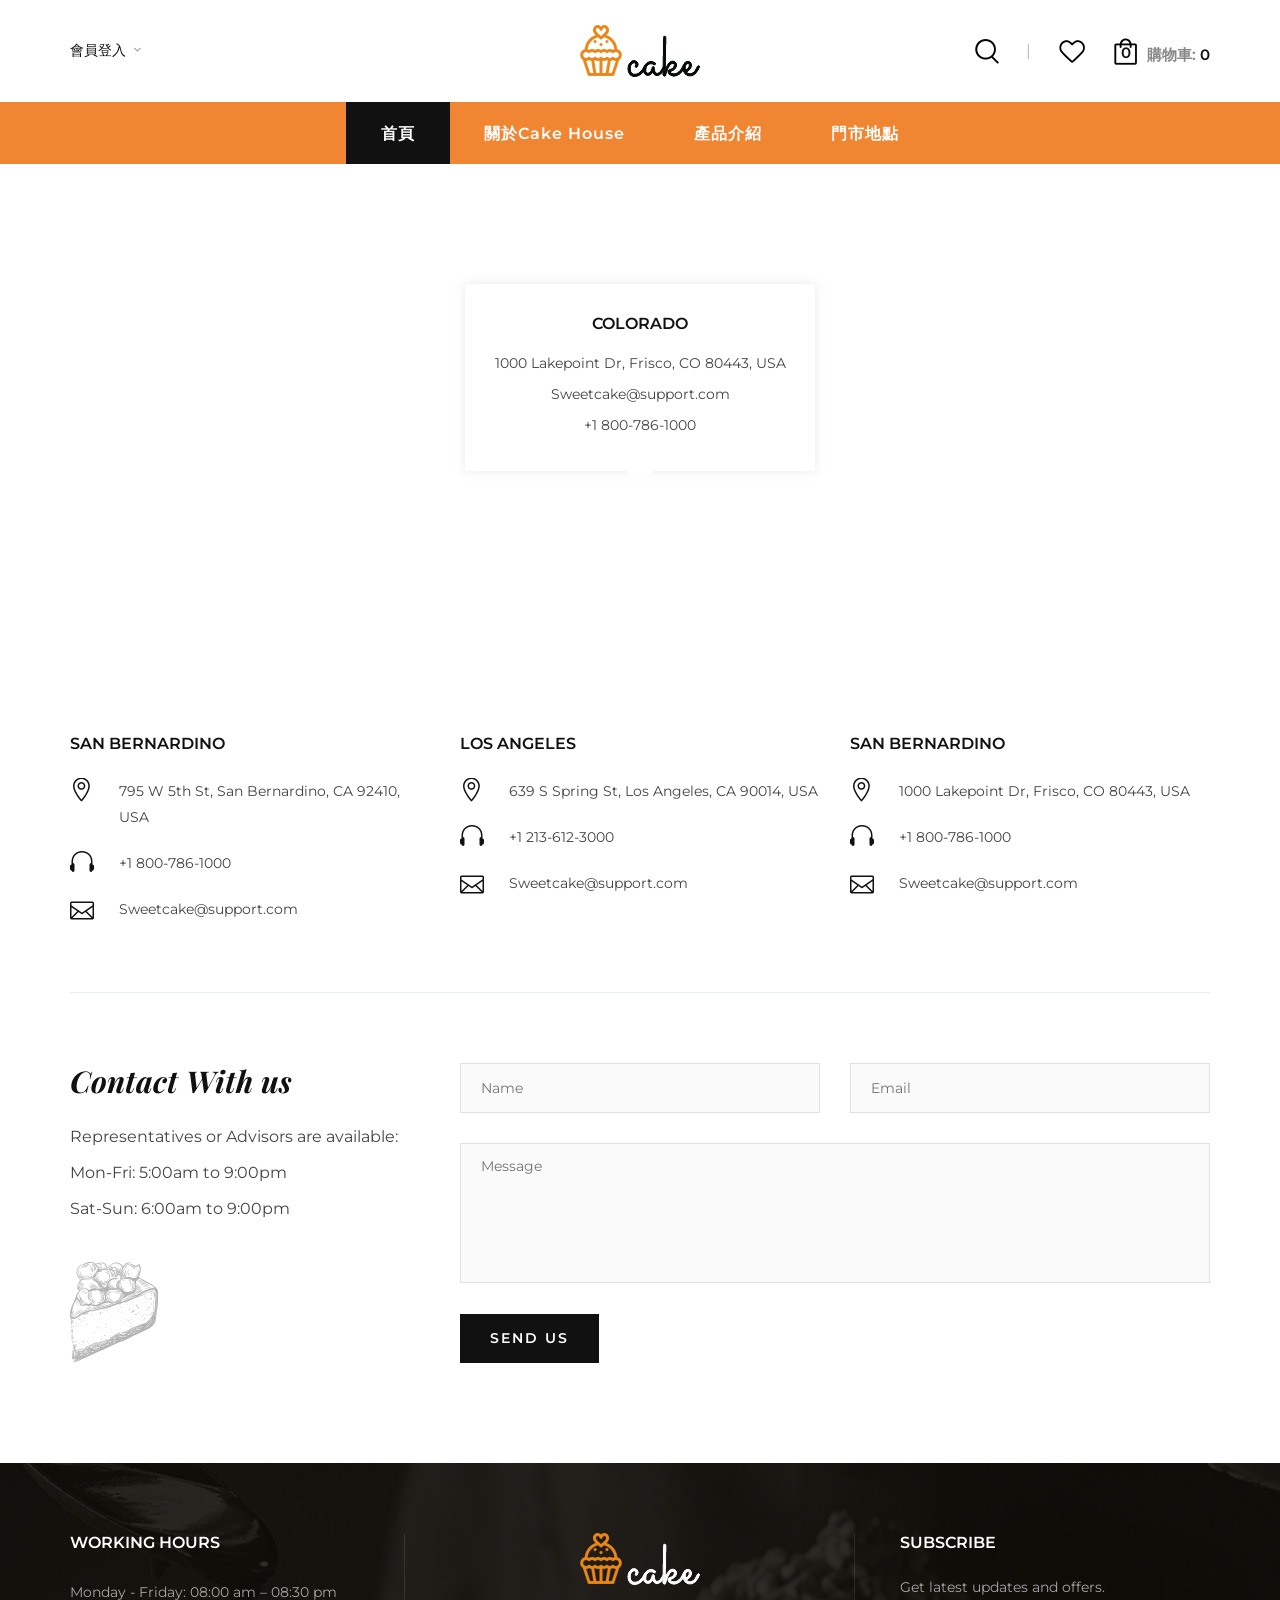
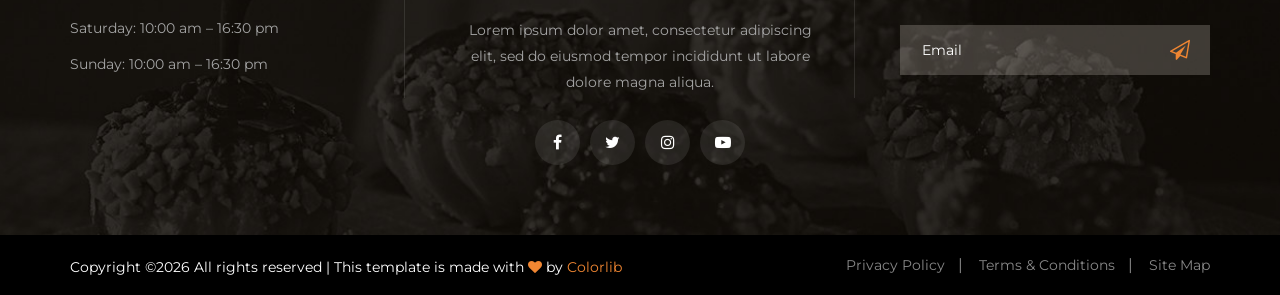
<file: WebContent/contact.html>
<!DOCTYPE html>
<html lang="zxx">

<head>
    <meta charset="UTF-8">
    <meta name="description" content="Cake Template">
    <meta name="keywords" content="Cake, unica, creative, html">
    <meta name="viewport" content="width=device-width, initial-scale=1.0">
    <meta http-equiv="X-UA-Compatible" content="ie=edge">
    <title>Cake | Template</title>

    <!-- Google Font -->
    <link href="https://fonts.googleapis.com/css2?family=Playfair+Display:wght@400;500;600;700;800;900&display=swap"
    rel="stylesheet">
    <link href="https://fonts.googleapis.com/css2?family=Montserrat:wght@300;400;500;600;700;800;900&display=swap"
    rel="stylesheet">

    <!-- Css Styles -->
    <link rel="stylesheet" href="css/bootstrap.min.css" type="text/css">
    <link rel="stylesheet" href="css/flaticon.css" type="text/css">
    <link rel="stylesheet" href="css/barfiller.css" type="text/css">
    <link rel="stylesheet" href="css/magnific-popup.css" type="text/css">
    <link rel="stylesheet" href="css/font-awesome.min.css" type="text/css">
    <link rel="stylesheet" href="css/elegant-icons.css" type="text/css">
    <link rel="stylesheet" href="css/nice-select.css" type="text/css">
    <link rel="stylesheet" href="css/owl.carousel.min.css" type="text/css">
    <link rel="stylesheet" href="css/slicknav.min.css" type="text/css">
    <link rel="stylesheet" href="css/style.css" type="text/css">
</head>

<body>
    <!-- Page Preloder -->
    <div id="preloder">
        <div class="loader"></div>
    </div>

    <!-- Offcanvas Menu Begin -->
    <div class="offcanvas-menu-overlay"></div>
    <div class="offcanvas-menu-wrapper">
        <div class="offcanvas__cart">
            <div class="offcanvas__cart__links">
                <a href="#" class="search-switch"><img src="img/icon/search.png" alt=""></a>
                <a href="#"><img src="img/icon/heart.png" alt=""></a>
            </div>
            <div class="offcanvas__cart__item">
                <a href="#"><img src="img/icon/cart.png" alt=""> <span>0</span></a>
                <div class="cart__price">Cart: <span>$0.00</span></div>
            </div>
        </div>
        <div class="offcanvas__logo">
            <a href="./index.html"><img src="img/logo.png" alt=""></a>
        </div>
        <div id="mobile-menu-wrap"></div>
        <div class="offcanvas__option">
            <ul>
                <li>USD <span class="arrow_carrot-down"></span>
                    <ul>
                        <li>EUR</li>
                        <li>USD</li>
                    </ul>
                </li>
                <li>ENG <span class="arrow_carrot-down"></span>
                    <ul>
                        <li>Spanish</li>
                        <li>ENG</li>
                    </ul>
                </li>
                <li><a href="#">Sign in</a> <span class="arrow_carrot-down"></span></li>
            </ul>
        </div>
    </div>
    <!-- Offcanvas Menu End -->

    <!-- Header Section Begin -->
    <header class="header">
        <div class="header__top">
            <div class="container">
                <div class="row">
                    <div class="col-lg-12">
                        <div class="header__top__inner">
                            <div class="header__top__left">
                                <ul>
                                    <li><a href="#">會員登入</a> <span class="arrow_carrot-down"></span></li>
                                </ul>
                            </div>
                            <div class="header__logo">
                                <a href="./index.html"><img src="img/logo.png" alt=""></a>
                            </div>
                            <div class="header__top__right">
                                <div class="header__top__right__links">
                                    <a href="#" class="search-switch"><img src="img/icon/search.png" alt=""></a>
                                    <a href="#"><img src="img/icon/heart.png" alt=""></a>
                                </div>
                                <div class="header__top__right__cart">
                                    <a href="#"><img src="img/icon/cart.png" alt=""> <span>0</span></a>
                                    <div class="cart__price">購物車: <span>0</span></div>
                                </div>
                            </div>
                        </div>
                    </div>
                </div>
                <div class="canvas__open"><i class="fa fa-bars"></i></div>
            </div>
        </div>
        <div class="container">
            <div class="row">
                <div class="col-lg-12">
                    <nav class="header__menu mobile-menu">
                        <ul>
                            <li class="active"><a href="./index.html">首頁</a></li>
                            <li><a href="./about.html">關於Cake House</a></li>
                            <li><a href="./shop.html">產品介紹</a></li>
                            <li><a href="./contact.html">門市地點</a></li>
                        </ul>
                    </nav>
                </div>
            </div>
        </div>
    </header>
    <!-- Header Section End -->

    <!-- Contact Section Begin -->
    <section class="contact spad">
        <div class="container">
            <div class="map">
                <div class="container">
                    <div class="row d-flex justify-content-center">
                        <div class="col-lg-4 col-md-7">
                            <div class="map__inner">
                                <h6>COlorado</h6>
                                <ul>
                                    <li>1000 Lakepoint Dr, Frisco, CO 80443, USA</li>
                                    <li>Sweetcake@support.com</li>
                                    <li>+1 800-786-1000</li>
                                </ul>
                            </div>
                        </div>
                    </div>
                </div>
                <div class="map__iframe">
                    <iframe src="https://www.google.com/maps/embed?pb=!1m14!1m12!1m3!1d10784.188505644011!2d19.053119335158936!3d47.48899529453826!2m3!1f0!2f0!3f0!3m2!1i1024!2i768!4f13.1!5e0!3m2!1sen!2sbd!4v1543907528304" height="300" style="border:0;" allowfullscreen="" aria-hidden="false" tabindex="0"></iframe>
                </div>
            </div>
            <div class="contact__address">
                <div class="row">
                    <div class="col-lg-4 col-md-6 col-sm-6">
                        <div class="contact__address__item">
                            <h6>san bernardino</h6>
                            <ul>
                                <li>
                                    <span class="icon_pin_alt"></span>
                                    <p>795 W 5th St, San Bernardino, CA 92410, USA</p>
                                </li>
                                <li><span class="icon_headphones"></span>
                                    <p>+1 800-786-1000</p>
                                </li>
                                <li><span class="icon_mail_alt"></span>
                                    <p>Sweetcake@support.com</p>
                                </li>
                            </ul>
                        </div>
                    </div>
                    <div class="col-lg-4 col-md-6 col-sm-6">
                        <div class="contact__address__item">
                            <h6>Los angeles</h6>
                            <ul>
                                <li>
                                    <span class="icon_pin_alt"></span>
                                    <p>639 S Spring St, Los Angeles, CA 90014, USA</p>
                                </li>
                                <li><span class="icon_headphones"></span>
                                    <p>+1 213-612-3000</p>
                                </li>
                                <li><span class="icon_mail_alt"></span>
                                    <p>Sweetcake@support.com</p>
                                </li>
                            </ul>
                        </div>
                    </div>
                    <div class="col-lg-4 col-md-6 col-sm-6">
                        <div class="contact__address__item">
                            <h6>san bernardino</h6>
                            <ul>
                                <li>
                                    <span class="icon_pin_alt"></span>
                                    <p>1000 Lakepoint Dr, Frisco, CO 80443, USA</p>
                                </li>
                                <li><span class="icon_headphones"></span>
                                    <p>+1 800-786-1000</p>
                                </li>
                                <li><span class="icon_mail_alt"></span>
                                    <p>Sweetcake@support.com</p>
                                </li>
                            </ul>
                        </div>
                    </div>
                </div>
            </div>
            <div class="row">
                <div class="col-lg-4">
                    <div class="contact__text">
                        <h3>Contact With us</h3>
                        <ul>
                            <li>Representatives or Advisors are available:</li>
                            <li>Mon-Fri: 5:00am to 9:00pm</li>
                            <li>Sat-Sun: 6:00am to 9:00pm</li>
                        </ul>
                        <img src="img/cake-piece.png" alt="">
                    </div>
                </div>
                <div class="col-lg-8">
                    <div class="contact__form">
                        <form action="#">
                            <div class="row">
                                <div class="col-lg-6">
                                    <input type="text" placeholder="Name">
                                </div>
                                <div class="col-lg-6">
                                    <input type="text" placeholder="Email">
                                </div>
                                <div class="col-lg-12">
                                    <textarea placeholder="Message"></textarea>
                                    <button type="submit" class="site-btn">Send Us</button>
                                </div>
                            </div>
                        </form>
                    </div>
                </div>
            </div>
        </div>
    </section>
    <!-- Contact Section End -->

    <!-- Footer Section Begin -->
    <footer class="footer set-bg" data-setbg="img/footer-bg.jpg">
        <div class="container">
            <div class="row">
                <div class="col-lg-4">
                    <div class="footer__widget">
                        <h6>WORKING HOURS</h6>
                        <ul>
                            <li>Monday - Friday: 08:00 am – 08:30 pm</li>
                            <li>Saturday: 10:00 am – 16:30 pm</li>
                            <li>Sunday: 10:00 am – 16:30 pm</li>
                        </ul>
                    </div>
                </div>
                <div class="col-lg-4">
                    <div class="footer__about">
                        <div class="footer__logo">
                            <a href="#"><img src="img/footer-logo.png" alt=""></a>
                        </div>
                        <p>Lorem ipsum dolor amet, consectetur adipiscing elit, sed do eiusmod tempor incididunt ut
                        labore dolore magna aliqua.</p>
                        <div class="footer__social">
                            <a href="#"><i class="fa fa-facebook"></i></a>
                            <a href="#"><i class="fa fa-twitter"></i></a>
                            <a href="#"><i class="fa fa-instagram"></i></a>
                            <a href="#"><i class="fa fa-youtube-play"></i></a>
                        </div>
                    </div>
                </div>
                <div class="col-lg-4">
                    <div class="footer__newslatter">
                        <h6>Subscribe</h6>
                        <p>Get latest updates and offers.</p>
                        <form action="#">
                            <input type="text" placeholder="Email">
                            <button type="submit"><i class="fa fa-send-o"></i></button>
                        </form>
                    </div>
                </div>
            </div>
        </div>
        <div class="copyright">
            <div class="container">
                <div class="row">
                    <div class="col-lg-7">
                        <p class="copyright__text text-white"><!-- Link back to Colorlib can't be removed. Template is licensed under CC BY 3.0. -->
                          Copyright &copy;<script>document.write(new Date().getFullYear());</script> All rights reserved | This template is made with <i class="fa fa-heart" aria-hidden="true"></i> by <a href="https://colorlib.com" target="_blank">Colorlib</a>
                          <!-- Link back to Colorlib can't be removed. Template is licensed under CC BY 3.0. -->
                      </p>
                  </div>
                  <div class="col-lg-5">
                    <div class="copyright__widget">
                        <ul>
                            <li><a href="#">Privacy Policy</a></li>
                            <li><a href="#">Terms & Conditions</a></li>
                            <li><a href="#">Site Map</a></li>
                        </ul>
                    </div>
                </div>
            </div>
        </div>
    </div>
</footer>
<!-- Footer Section End -->

<!-- Search Begin -->
<div class="search-model">
    <div class="h-100 d-flex align-items-center justify-content-center">
        <div class="search-close-switch">+</div>
        <form class="search-model-form">
            <input type="text" id="search-input" placeholder="Search here.....">
        </form>
    </div>
</div>
<!-- Search End -->

<!-- Js Plugins -->
<script src="js/jquery-3.3.1.min.js"></script>
<script src="js/bootstrap.min.js"></script>
<script src="js/jquery.nice-select.min.js"></script>
<script src="js/jquery.barfiller.js"></script>
<script src="js/jquery.magnific-popup.min.js"></script>
<script src="js/jquery.slicknav.js"></script>
<script src="js/owl.carousel.min.js"></script>
<script src="js/jquery.nicescroll.min.js"></script>
<script src="js/main.js"></script>
</body>

</html>
</file>
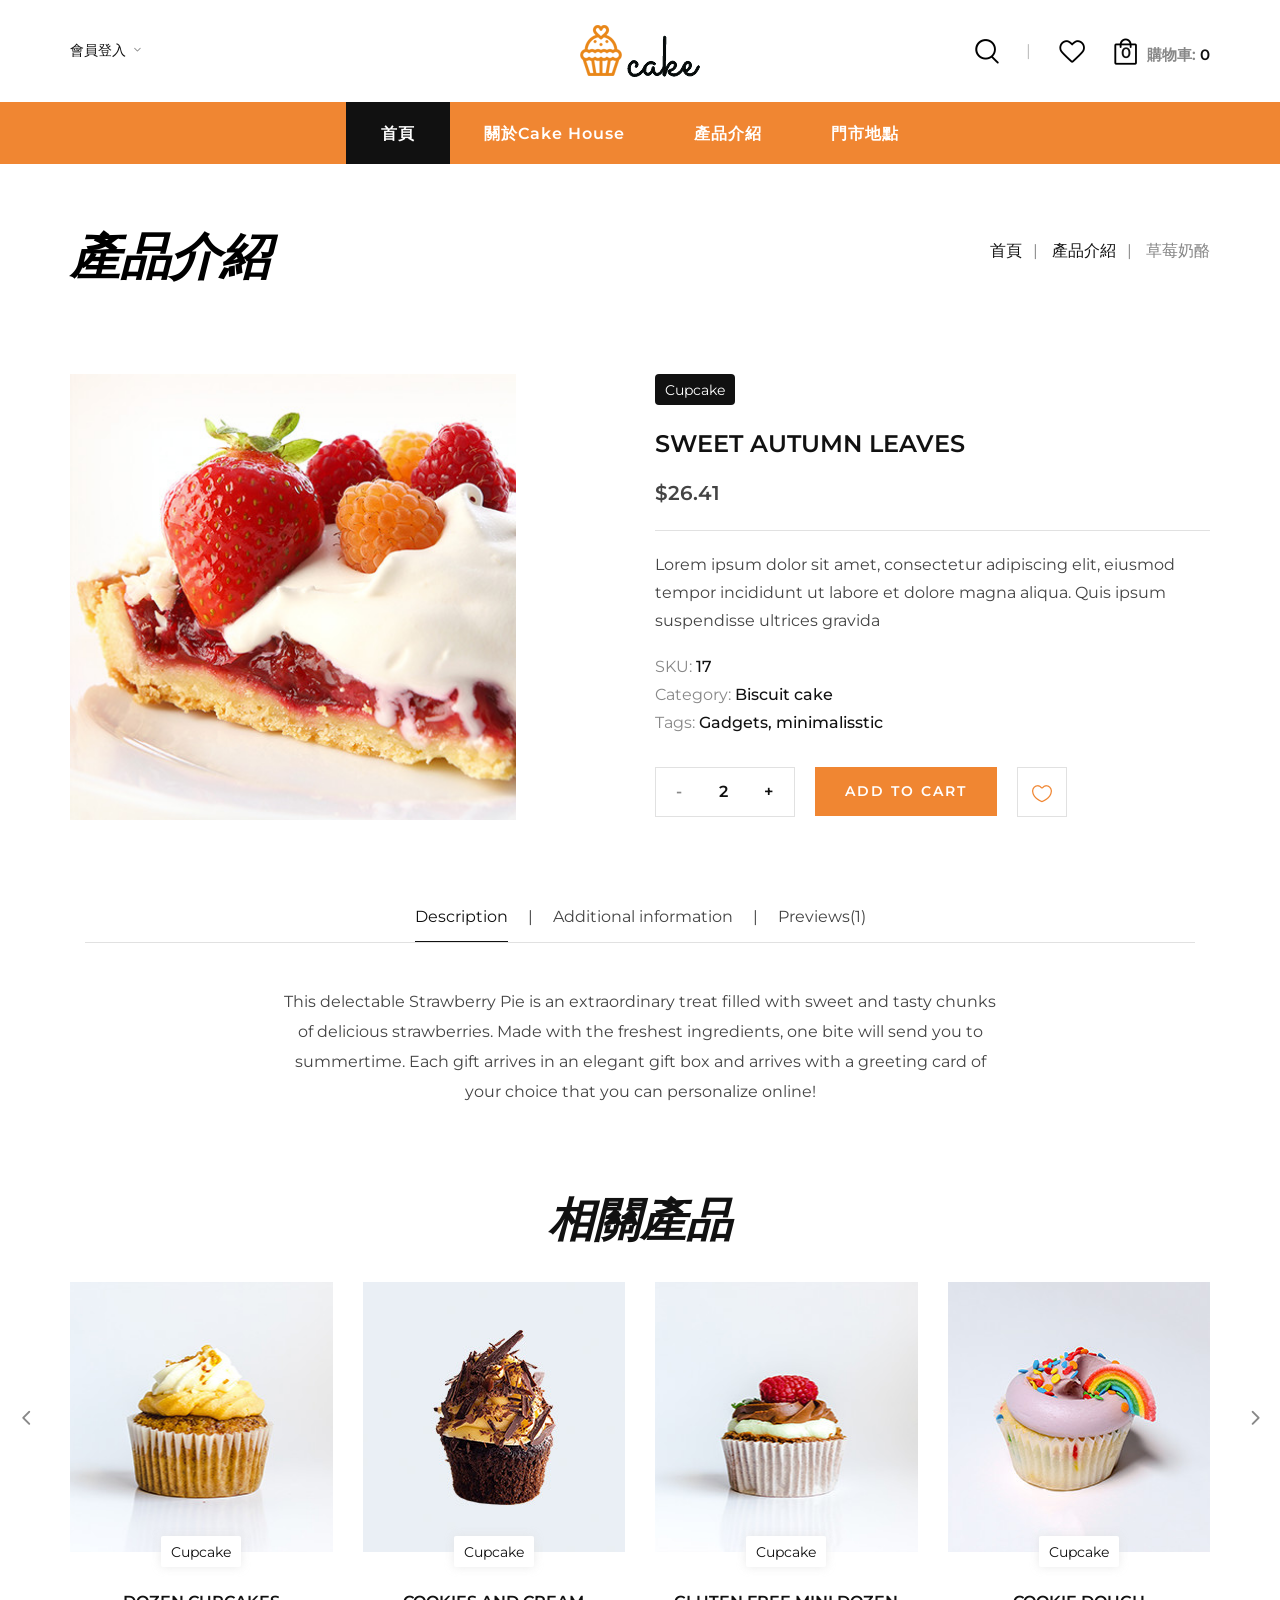
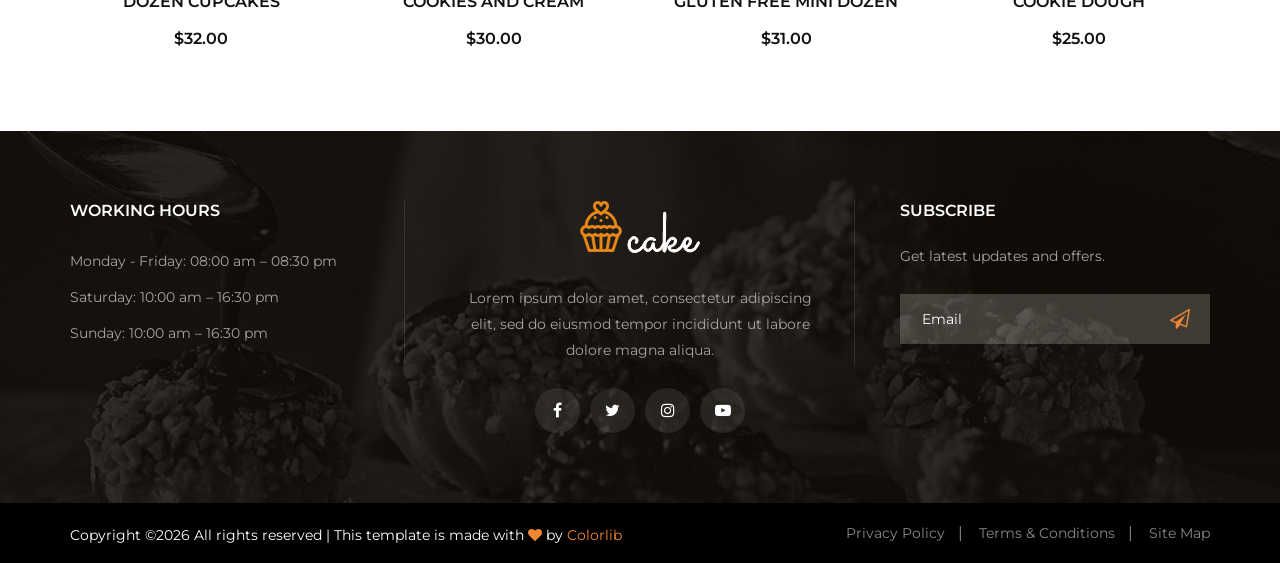
<file: WebContent/shop-details.html>
<!DOCTYPE html>
<html lang="zxx">

<head>
    <meta charset="UTF-8">
    <meta name="description" content="Cake Template">
    <meta name="keywords" content="Cake, unica, creative, html">
    <meta name="viewport" content="width=device-width, initial-scale=1.0">
    <meta http-equiv="X-UA-Compatible" content="ie=edge">
    <title>Cake | Template</title>

    <!-- Google Font -->
    <link href="https://fonts.googleapis.com/css2?family=Playfair+Display:wght@400;500;600;700;800;900&display=swap"
    rel="stylesheet">
    <link href="https://fonts.googleapis.com/css2?family=Montserrat:wght@300;400;500;600;700;800;900&display=swap"
    rel="stylesheet">

    <!-- Css Styles -->
    <link rel="stylesheet" href="css/bootstrap.min.css" type="text/css">
    <link rel="stylesheet" href="css/flaticon.css" type="text/css">
    <link rel="stylesheet" href="css/barfiller.css" type="text/css">
    <link rel="stylesheet" href="css/magnific-popup.css" type="text/css">
    <link rel="stylesheet" href="css/font-awesome.min.css" type="text/css">
    <link rel="stylesheet" href="css/elegant-icons.css" type="text/css">
    <link rel="stylesheet" href="css/nice-select.css" type="text/css">
    <link rel="stylesheet" href="css/owl.carousel.min.css" type="text/css">
    <link rel="stylesheet" href="css/slicknav.min.css" type="text/css">
    <link rel="stylesheet" href="css/style.css" type="text/css">
</head>

<body>
    <!-- Page Preloder -->
    <div id="preloder">
        <div class="loader"></div>
    </div>

    <!-- Offcanvas Menu Begin -->
    <div class="offcanvas-menu-overlay"></div>
    <div class="offcanvas-menu-wrapper">
        <div class="offcanvas__cart">
            <div class="offcanvas__cart__links">
                <a href="#" class="search-switch"><img src="img/icon/search.png" alt=""></a>
                <a href="#"><img src="img/icon/heart.png" alt=""></a>
            </div>
            <div class="offcanvas__cart__item">
                <a href="#"><img src="img/icon/cart.png" alt=""> <span>0</span></a>
                <div class="cart__price">購物車: <span>0</span></div>
            </div>
        </div>
        <div class="offcanvas__logo">
            <a href="./index.html"><img src="img/logo.png" alt=""></a>
        </div>
        <div id="mobile-menu-wrap"></div>
        <div class="offcanvas__option">
            <ul>
                <li><a href="#">會員登入</a> <span class="arrow_carrot-down"></span></li>
            </ul>
        </div>
    </div>
    <!-- Offcanvas Menu End -->

    <!-- Header Section Begin -->
    <header class="header">
        <div class="header__top">
            <div class="container">
                <div class="row">
                    <div class="col-lg-12">
                        <div class="header__top__inner">
                            <div class="header__top__left">
                                <ul>
                                    <li><a href="#">會員登入</a> <span class="arrow_carrot-down"></span></li>
                                </ul>
                            </div>
                            <div class="header__logo">
                                <a href="./index.html"><img src="img/logo.png" alt=""></a>
                            </div>
                            <div class="header__top__right">
                                <div class="header__top__right__links">
                                    <a href="#" class="search-switch"><img src="img/icon/search.png" alt=""></a>
                                    <a href="#"><img src="img/icon/heart.png" alt=""></a>
                                </div>
                                <div class="header__top__right__cart">
                                    <a href="#"><img src="img/icon/cart.png" alt=""> <span>0</span></a>
                                    <div class="cart__price">購物車: <span>0</span></div>
                                </div>
                            </div>
                        </div>
                    </div>
                </div>
                <div class="canvas__open"><i class="fa fa-bars"></i></div>
            </div>
        </div>
        <div class="container">
            <div class="row">
                <div class="col-lg-12">
                    <nav class="header__menu mobile-menu">
                        <ul>
                            <li class="active"><a href="./index.html">首頁</a></li>
                            <li><a href="./about.html">關於Cake House</a></li>
                            <li><a href="./shop.html">產品介紹</a></li>
                            <li><a href="./contact.html">門市地點</a></li>
                        </ul>
                    </nav>
                </div>
            </div>
        </div>
    </header>
    <!-- Header Section End -->

    <!-- Breadcrumb Begin -->
    <div class="breadcrumb-option">
        <div class="container">
            <div class="row">
                <div class="col-lg-6 col-md-6 col-sm-6">
                    <div class="breadcrumb__text">
                        <h2>產品介紹</h2>
                    </div>
                </div>
                <div class="col-lg-6 col-md-6 col-sm-6">
                    <div class="breadcrumb__links">
                        <a href="./index.html">首頁</a>
                        <a href="./shop.html">產品介紹</a>
                        <span>草莓奶酪</span>
                    </div>
                </div>
            </div>
        </div>
    </div>
    <!-- Breadcrumb End -->

    <!-- Shop Details Section Begin -->
    <section class="product-details spad">
        <div class="container">
            <div class="row">
                <div class="col-lg-6">
                    <div class="product__details__img">
                        <div class="product__details__big__img">
                            <img class="big_img" src="img/shop/details/product-big-1.jpg" alt="">
                        </div>
                        
                    </div>
                </div>
                <div class="col-lg-6">
                    <div class="product__details__text">
                        <div class="product__label">Cupcake</div>
                        <h4>SWEET AUTUMN LEAVES</h4>
                        <h5>$26.41</h5>
                        <p>Lorem ipsum dolor sit amet, consectetur adipiscing elit, eiusmod tempor incididunt ut labore
                        et dolore magna aliqua. Quis ipsum suspendisse ultrices gravida</p>
                        <ul>
                            <li>SKU: <span>17</span></li>
                            <li>Category: <span>Biscuit cake</span></li>
                            <li>Tags: <span>Gadgets, minimalisstic</span></li>
                        </ul>
                        <div class="product__details__option">
                            <div class="quantity">
                                <div class="pro-qty">
                                    <input type="text" value="2">
                                </div>
                            </div>
                            <a href="#" class="primary-btn">Add to cart</a>
                            <a href="#" class="heart__btn"><span class="icon_heart_alt"></span></a>
                        </div>
                    </div>
                </div>
            </div>
            <div class="product__details__tab">
                <div class="col-lg-12">
                    <ul class="nav nav-tabs" role="tablist">
                        <li class="nav-item">
                            <a class="nav-link active" data-toggle="tab" href="#tabs-1" role="tab">Description</a>
                        </li>
                        <li class="nav-item">
                            <a class="nav-link" data-toggle="tab" href="#tabs-2" role="tab">Additional information</a>
                        </li>
                        <li class="nav-item">
                            <a class="nav-link" data-toggle="tab" href="#tabs-3" role="tab">Previews(1)</a>
                        </li>
                    </ul>
                    <div class="tab-content">
                        <div class="tab-pane active" id="tabs-1" role="tabpanel">
                            <div class="row d-flex justify-content-center">
                                <div class="col-lg-8">
                                    <p>This delectable Strawberry Pie is an extraordinary treat filled with sweet and
                                        tasty chunks of delicious strawberries. Made with the freshest ingredients, one
                                        bite will send you to summertime. Each gift arrives in an elegant gift box and
                                    arrives with a greeting card of your choice that you can personalize online!</p>
                                </div>
                            </div>
                        </div>
                        <div class="tab-pane" id="tabs-2" role="tabpanel">
                            <div class="row d-flex justify-content-center">
                                <div class="col-lg-8">
                                    <p>This delectable Strawberry Pie is an extraordinary treat filled with sweet and
                                        tasty chunks of delicious strawberries. Made with the freshest ingredients, one
                                        bite will send you to summertime. Each gift arrives in an elegant gift box and
                                        arrives with a greeting card of your choice that you can personalize online!2
                                    </p>
                                </div>
                            </div>
                        </div>
                        <div class="tab-pane" id="tabs-3" role="tabpanel">
                            <div class="row d-flex justify-content-center">
                                <div class="col-lg-8">
                                    <p>This delectable Strawberry Pie is an extraordinary treat filled with sweet and
                                        tasty chunks of delicious strawberries. Made with the freshest ingredients, one
                                        bite will send you to summertime. Each gift arrives in an elegant gift box and
                                        arrives with a greeting card of your choice that you can personalize online!3
                                    </p>
                                </div>
                            </div>
                        </div>
                    </div>
                </div>
            </div>
        </div>
    </section>
    <!-- Shop Details Section End -->

    <!-- Related Products Section Begin -->
    <section class="related-products spad">
        <div class="container">
            <div class="row">
                <div class="col-lg-12 text-center">
                    <div class="section-title">
                        <h2>相關產品</h2>
                    </div>
                </div>
            </div>
            <div class="row">
                <div class="related__products__slider owl-carousel">
                    <div class="col-lg-3">
                        <div class="product__item">
                            <div class="product__item__pic set-bg" data-setbg="img/shop/product-1.jpg">
                                <div class="product__label">
                                    <span>Cupcake</span>
                                </div>
                            </div>
                            <div class="product__item__text">
                                <h6><a href="#">Dozen Cupcakes</a></h6>
                                <div class="product__item__price">$32.00</div>
                                <div class="cart_add">
                                    <a href="#">Add to cart</a>
                                </div>
                            </div>
                        </div>
                    </div>
                    <div class="col-lg-3">
                        <div class="product__item">
                            <div class="product__item__pic set-bg" data-setbg="img/shop/product-2.jpg">
                                <div class="product__label">
                                    <span>Cupcake</span>
                                </div>
                            </div>
                            <div class="product__item__text">
                                <h6><a href="#">Cookies and Cream</a></h6>
                                <div class="product__item__price">$30.00</div>
                                <div class="cart_add">
                                    <a href="#">Add to cart</a>
                                </div>
                            </div>
                        </div>
                    </div>
                    <div class="col-lg-3">
                        <div class="product__item">
                            <div class="product__item__pic set-bg" data-setbg="img/shop/product-3.jpg">
                                <div class="product__label">
                                    <span>Cupcake</span>
                                </div>
                            </div>
                            <div class="product__item__text">
                                <h6><a href="#">Gluten Free Mini Dozen</a></h6>
                                <div class="product__item__price">$31.00</div>
                                <div class="cart_add">
                                    <a href="#">Add to cart</a>
                                </div>
                            </div>
                        </div>
                    </div>
                    <div class="col-lg-3">
                        <div class="product__item">
                            <div class="product__item__pic set-bg" data-setbg="img/shop/product-4.jpg">
                                <div class="product__label">
                                    <span>Cupcake</span>
                                </div>
                            </div>
                            <div class="product__item__text">
                                <h6><a href="#">Cookie Dough</a></h6>
                                <div class="product__item__price">$25.00</div>
                                <div class="cart_add">
                                    <a href="#">Add to cart</a>
                                </div>
                            </div>
                        </div>
                    </div>
                    <div class="col-lg-3">
                        <div class="product__item">
                            <div class="product__item__pic set-bg" data-setbg="img/shop/product-5.jpg">
                                <div class="product__label">
                                    <span>Cupcake</span>
                                </div>
                            </div>
                            <div class="product__item__text">
                                <h6><a href="#">Vanilla Salted Caramel</a></h6>
                                <div class="product__item__price">$05.00</div>
                                <div class="cart_add">
                                    <a href="#">Add to cart</a>
                                </div>
                            </div>
                        </div>
                    </div>
                    <div class="col-lg-3">
                        <div class="product__item">
                            <div class="product__item__pic set-bg" data-setbg="img/shop/product-6.jpg">
                                <div class="product__label">
                                    <span>Cupcake</span>
                                </div>
                            </div>
                            <div class="product__item__text">
                                <h6><a href="#">German Chocolate</a></h6>
                                <div class="product__item__price">$14.00</div>
                                <div class="cart_add">
                                    <a href="#">Add to cart</a>
                                </div>
                            </div>
                        </div>
                    </div>
                </div>
            </div>
        </div>
    </section>
    <!-- Related Products Section End -->

    <!-- Footer Section Begin -->
    <footer class="footer set-bg" data-setbg="img/footer-bg.jpg">
        <div class="container">
            <div class="row">
                <div class="col-lg-4 col-md-6 col-sm-6">
                    <div class="footer__widget">
                        <h6>WORKING HOURS</h6>
                        <ul>
                            <li>Monday - Friday: 08:00 am – 08:30 pm</li>
                            <li>Saturday: 10:00 am – 16:30 pm</li>
                            <li>Sunday: 10:00 am – 16:30 pm</li>
                        </ul>
                    </div>
                </div>
                <div class="col-lg-4 col-md-6 col-sm-6">
                    <div class="footer__about">
                        <div class="footer__logo">
                            <a href="#"><img src="img/footer-logo.png" alt=""></a>
                        </div>
                        <p>Lorem ipsum dolor amet, consectetur adipiscing elit, sed do eiusmod tempor incididunt ut
                        labore dolore magna aliqua.</p>
                        <div class="footer__social">
                            <a href="#"><i class="fa fa-facebook"></i></a>
                            <a href="#"><i class="fa fa-twitter"></i></a>
                            <a href="#"><i class="fa fa-instagram"></i></a>
                            <a href="#"><i class="fa fa-youtube-play"></i></a>
                        </div>
                    </div>
                </div>
                <div class="col-lg-4 col-md-6 col-sm-6">
                    <div class="footer__newslatter">
                        <h6>Subscribe</h6>
                        <p>Get latest updates and offers.</p>
                        <form action="#">
                            <input type="text" placeholder="Email">
                            <button type="submit"><i class="fa fa-send-o"></i></button>
                        </form>
                    </div>
                </div>
            </div>
        </div>
        <div class="copyright">
            <div class="container">
                <div class="row">
                    <div class="col-lg-7">
                        <p class="copyright__text text-white"><!-- Link back to Colorlib can't be removed. Template is licensed under CC BY 3.0. -->
                          Copyright &copy;<script>document.write(new Date().getFullYear());</script> All rights reserved | This template is made with <i class="fa fa-heart" aria-hidden="true"></i> by <a href="https://colorlib.com" target="_blank">Colorlib</a>
                          <!-- Link back to Colorlib can't be removed. Template is licensed under CC BY 3.0. -->
                      </p>
                  </div>
                  <div class="col-lg-5">
                    <div class="copyright__widget">
                        <ul>
                            <li><a href="#">Privacy Policy</a></li>
                            <li><a href="#">Terms & Conditions</a></li>
                            <li><a href="#">Site Map</a></li>
                        </ul>
                    </div>
                </div>
            </div>
        </div>
    </div>
</footer>
<!-- Footer Section End -->

<!-- Search Begin -->
<div class="search-model">
    <div class="h-100 d-flex align-items-center justify-content-center">
        <div class="search-close-switch">+</div>
        <form class="search-model-form">
            <input type="text" id="search-input" placeholder="Search here.....">
        </form>
    </div>
</div>
<!-- Search End -->

<!-- Js Plugins -->
<script src="js/jquery-3.3.1.min.js"></script>
<script src="js/bootstrap.min.js"></script>
<script src="js/jquery.nice-select.min.js"></script>
<script src="js/jquery.barfiller.js"></script>
<script src="js/jquery.magnific-popup.min.js"></script>
<script src="js/jquery.slicknav.js"></script>
<script src="js/owl.carousel.min.js"></script>
<script src="js/jquery.nicescroll.min.js"></script>
<script src="js/main.js"></script>
</body>

</html>
</file>
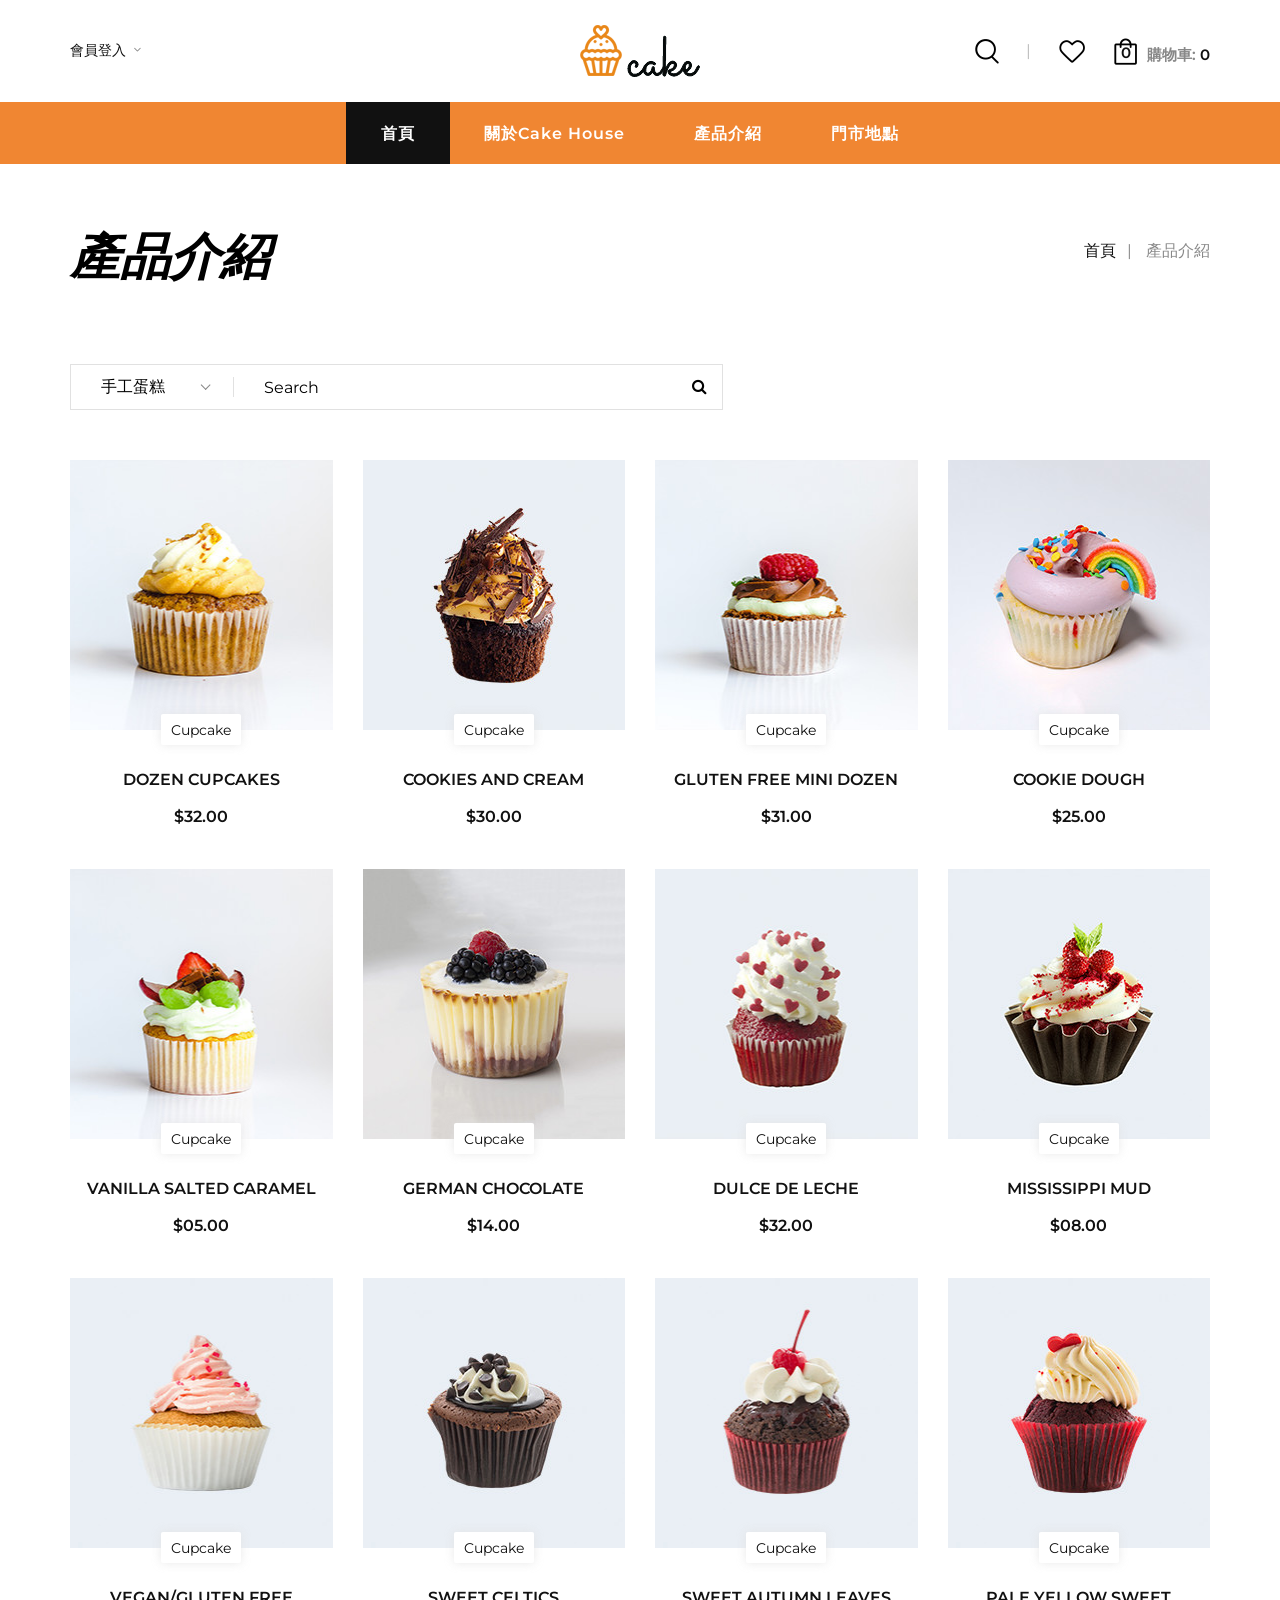
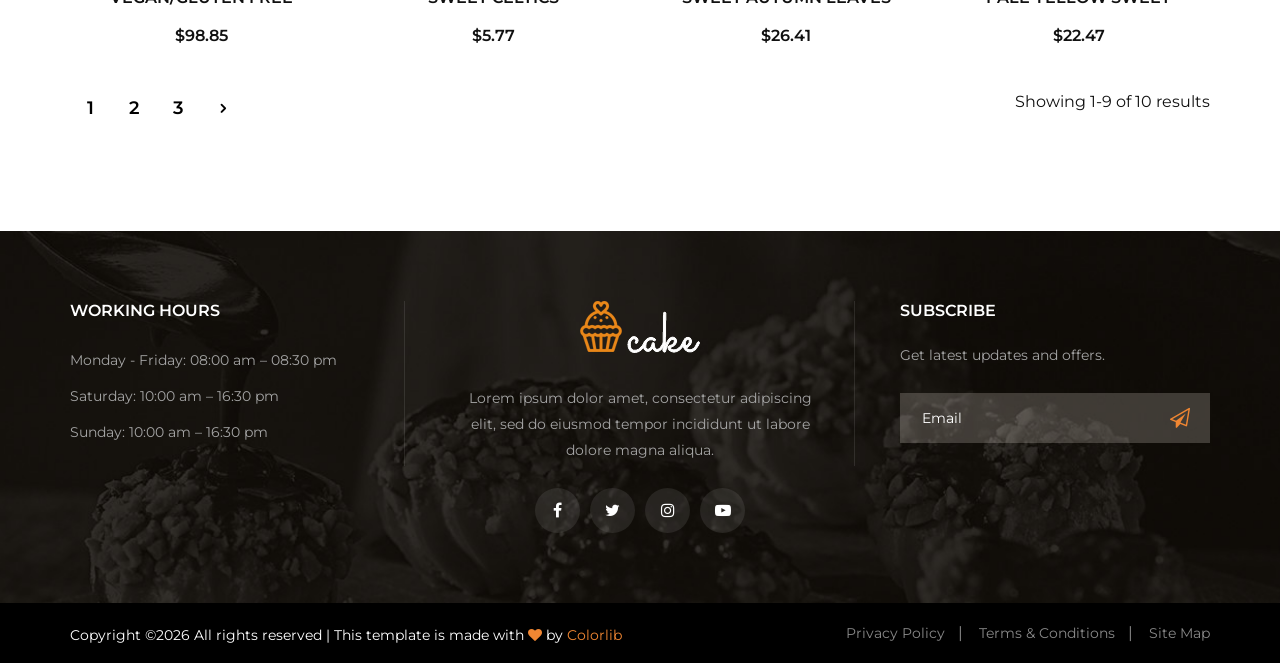
<file: WebContent/shop.html>
<!DOCTYPE html>
<html lang="zxx">

<head>
    <meta charset="UTF-8">
    <meta name="description" content="Cake Template">
    <meta name="keywords" content="Cake, unica, creative, html">
    <meta name="viewport" content="width=device-width, initial-scale=1.0">
    <meta http-equiv="X-UA-Compatible" content="ie=edge">
    <title>Cake | Template</title>

    <!-- Google Font -->
    <link href="https://fonts.googleapis.com/css2?family=Playfair+Display:wght@400;500;600;700;800;900&display=swap"
    rel="stylesheet">
    <link href="https://fonts.googleapis.com/css2?family=Montserrat:wght@300;400;500;600;700;800;900&display=swap"
    rel="stylesheet">

    <!-- Css Styles -->
    <link rel="stylesheet" href="css/bootstrap.min.css" type="text/css">
    <link rel="stylesheet" href="css/flaticon.css" type="text/css">
    <link rel="stylesheet" href="css/barfiller.css" type="text/css">
    <link rel="stylesheet" href="css/magnific-popup.css" type="text/css">
    <link rel="stylesheet" href="css/font-awesome.min.css" type="text/css">
    <link rel="stylesheet" href="css/elegant-icons.css" type="text/css">
    <link rel="stylesheet" href="css/nice-select.css" type="text/css">
    <link rel="stylesheet" href="css/owl.carousel.min.css" type="text/css">
    <link rel="stylesheet" href="css/slicknav.min.css" type="text/css">
    <link rel="stylesheet" href="css/style.css" type="text/css">
</head>

<body>
    <!-- Page Preloder -->
    <div id="preloder">
        <div class="loader"></div>
    </div>

    <!-- Offcanvas Menu Begin -->
    <div class="offcanvas-menu-overlay"></div>
    <div class="offcanvas-menu-wrapper">
        <div class="offcanvas__cart">
            <div class="offcanvas__cart__links">
                <a href="#" class="search-switch"><img src="img/icon/search.png" alt=""></a>
                <a href="#"><img src="img/icon/heart.png" alt=""></a>
            </div>
            <div class="offcanvas__cart__item">
                <a href="#"><img src="img/icon/cart.png" alt=""> <span>0</span></a>
                <div class="cart__price">購物車: <span>0</span></div>
            </div>
        </div>
        <div class="offcanvas__logo">
            <a href="./index.html"><img src="img/logo.png" alt=""></a>
        </div>
        <div id="mobile-menu-wrap"></div>
        <div class="offcanvas__option">
            <ul>
                <li><a href="#">會員登入</a> <span class="arrow_carrot-down"></span></li>
            </ul>
        </div>
    </div>
    <!-- Offcanvas Menu End -->

    <!-- Header Section Begin -->
    <header class="header">
        <div class="header__top">
            <div class="container">
                <div class="row">
                    <div class="col-lg-12">
                        <div class="header__top__inner">
                            <div class="header__top__left">
                                <ul>
                                    <li><a href="#">會員登入</a> <span class="arrow_carrot-down"></span></li>
                                </ul>
                            </div>
                            <div class="header__logo">
                                <a href="./index.html"><img src="img/logo.png" alt=""></a>
                            </div>
                            <div class="header__top__right">
                                <div class="header__top__right__links">
                                    <a href="#" class="search-switch"><img src="img/icon/search.png" alt=""></a>
                                    <a href="#"><img src="img/icon/heart.png" alt=""></a>
                                </div>
                                <div class="header__top__right__cart">
                                    <a href="#"><img src="img/icon/cart.png" alt=""> <span>0</span></a>
                                    <div class="cart__price">購物車: <span>0</span></div>
                                </div>
                            </div>
                        </div>
                    </div>
                </div>
                <div class="canvas__open"><i class="fa fa-bars"></i></div>
            </div>
        </div>
        <div class="container">
            <div class="row">
                <div class="col-lg-12">
                    <nav class="header__menu mobile-menu">
                        <ul>
                            <li class="active"><a href="./index.html">首頁</a></li>
                            <li><a href="./about.html">關於Cake House</a></li>
                            <li><a href="./shop.html">產品介紹</a></li>
                            <li><a href="./contact.html">門市地點</a></li>
                        </ul>
                    </nav>
                </div>
            </div>
        </div>
    </header>
    <!-- Header Section End -->

    <!-- Breadcrumb Begin -->
    <div class="breadcrumb-option">
        <div class="container">
            <div class="row">
                <div class="col-lg-6 col-md-6 col-sm-6">
                    <div class="breadcrumb__text">
                        <h2>產品介紹</h2>
                    </div>
                </div>
                <div class="col-lg-6 col-md-6 col-sm-6">
                    <div class="breadcrumb__links">
                        <a href="./index.html">首頁</a>
                        <span>產品介紹</span>
                    </div>
                </div>
            </div>
        </div>
    </div>
    <!-- Breadcrumb End -->

    <!-- Shop Section Begin -->
    <section class="shop spad">
        <div class="container">
            <div class="shop__option">
                <div class="row">
                    <div class="col-lg-7 col-md-7">
                        <div class="shop__option__search">
                            <form action="#">
                                <select>
                                    <option value="">手工蛋糕</option>
                                    <option value="">派對點心</option>
                                    <option value="">下午茶甜點</option>
                                    <option value="">歐式麵包</option>
                                </select>
                                <input type="text" placeholder="Search">
                                <button type="submit"><i class="fa fa-search"></i></button>
                            </form>
                        </div>
                    </div>
                    
                </div>
            </div>
            <div class="row">
                <div class="col-lg-3 col-md-6 col-sm-6">
                    <div class="product__item">
                        <div class="product__item__pic set-bg" data-setbg="img/shop/product-1.jpg">
                            <div class="product__label">
                                <span>Cupcake</span>
                            </div>
                        </div>
                        <div class="product__item__text">
                            <h6><a href="#">Dozen Cupcakes</a></h6>
                            <div class="product__item__price">$32.00</div>
                            <div class="cart_add">
                                <a href="#">Add to cart</a>
                            </div>
                        </div>
                    </div>
                </div>
                <div class="col-lg-3 col-md-6 col-sm-6">
                    <div class="product__item">
                        <div class="product__item__pic set-bg" data-setbg="img/shop/product-2.jpg">
                            <div class="product__label">
                                <span>Cupcake</span>
                            </div>
                        </div>
                        <div class="product__item__text">
                            <h6><a href="#">Cookies and Cream</a></h6>
                            <div class="product__item__price">$30.00</div>
                            <div class="cart_add">
                                <a href="#">Add to cart</a>
                            </div>
                        </div>
                    </div>
                </div>
                <div class="col-lg-3 col-md-6 col-sm-6">
                    <div class="product__item">
                        <div class="product__item__pic set-bg" data-setbg="img/shop/product-3.jpg">
                            <div class="product__label">
                                <span>Cupcake</span>
                            </div>
                        </div>
                        <div class="product__item__text">
                            <h6><a href="#">Gluten Free Mini Dozen</a></h6>
                            <div class="product__item__price">$31.00</div>
                            <div class="cart_add">
                                <a href="#">Add to cart</a>
                            </div>
                        </div>
                    </div>
                </div>
                <div class="col-lg-3 col-md-6 col-sm-6">
                    <div class="product__item">
                        <div class="product__item__pic set-bg" data-setbg="img/shop/product-4.jpg">
                            <div class="product__label">
                                <span>Cupcake</span>
                            </div>
                        </div>
                        <div class="product__item__text">
                            <h6><a href="#">Cookie Dough</a></h6>
                            <div class="product__item__price">$25.00</div>
                            <div class="cart_add">
                                <a href="#">Add to cart</a>
                            </div>
                        </div>
                    </div>
                </div>
                <div class="col-lg-3 col-md-6 col-sm-6">
                    <div class="product__item">
                        <div class="product__item__pic set-bg" data-setbg="img/shop/product-5.jpg">
                            <div class="product__label">
                                <span>Cupcake</span>
                            </div>
                        </div>
                        <div class="product__item__text">
                            <h6><a href="#">Vanilla Salted Caramel</a></h6>
                            <div class="product__item__price">$05.00</div>
                            <div class="cart_add">
                                <a href="#">Add to cart</a>
                            </div>
                        </div>
                    </div>
                </div>
                <div class="col-lg-3 col-md-6 col-sm-6">
                    <div class="product__item">
                        <div class="product__item__pic set-bg" data-setbg="img/shop/product-6.jpg">
                            <div class="product__label">
                                <span>Cupcake</span>
                            </div>
                        </div>
                        <div class="product__item__text">
                            <h6><a href="#">German Chocolate</a></h6>
                            <div class="product__item__price">$14.00</div>
                            <div class="cart_add">
                                <a href="#">Add to cart</a>
                            </div>
                        </div>
                    </div>
                </div>
                <div class="col-lg-3 col-md-6 col-sm-6">
                    <div class="product__item">
                        <div class="product__item__pic set-bg" data-setbg="img/shop/product-7.jpg">
                            <div class="product__label">
                                <span>Cupcake</span>
                            </div>
                        </div>
                        <div class="product__item__text">
                            <h6><a href="#">Dulce De Leche</a></h6>
                            <div class="product__item__price">$32.00</div>
                            <div class="cart_add">
                                <a href="#">Add to cart</a>
                            </div>
                        </div>
                    </div>
                </div>
                <div class="col-lg-3 col-md-6 col-sm-6">
                    <div class="product__item">
                        <div class="product__item__pic set-bg" data-setbg="img/shop/product-8.jpg">
                            <div class="product__label">
                                <span>Cupcake</span>
                            </div>
                        </div>
                        <div class="product__item__text">
                            <h6><a href="#">Mississippi Mud</a></h6>
                            <div class="product__item__price">$08.00</div>
                            <div class="cart_add">
                                <a href="#">Add to cart</a>
                            </div>
                        </div>
                    </div>
                </div>
                <div class="col-lg-3 col-md-6 col-sm-6">
                    <div class="product__item">
                        <div class="product__item__pic set-bg" data-setbg="img/shop/product-9.jpg">
                            <div class="product__label">
                                <span>Cupcake</span>
                            </div>
                        </div>
                        <div class="product__item__text">
                            <h6><a href="#">VEGAN/GLUTEN FREE</a></h6>
                            <div class="product__item__price">$98.85</div>
                            <div class="cart_add">
                                <a href="#">Add to cart</a>
                            </div>
                        </div>
                    </div>
                </div>
                <div class="col-lg-3 col-md-6 col-sm-6">
                    <div class="product__item">
                        <div class="product__item__pic set-bg" data-setbg="img/shop/product-10.jpg">
                            <div class="product__label">
                                <span>Cupcake</span>
                            </div>
                        </div>
                        <div class="product__item__text">
                            <h6><a href="#">SWEET CELTICS</a></h6>
                            <div class="product__item__price">$5.77</div>
                            <div class="cart_add">
                                <a href="#">Add to cart</a>
                            </div>
                        </div>
                    </div>
                </div>
                <div class="col-lg-3 col-md-6 col-sm-6">
                    <div class="product__item">
                        <div class="product__item__pic set-bg" data-setbg="img/shop/product-11.jpg">
                            <div class="product__label">
                                <span>Cupcake</span>
                            </div>
                        </div>
                        <div class="product__item__text">
                            <h6><a href="#">SWEET AUTUMN LEAVES</a></h6>
                            <div class="product__item__price">$26.41</div>
                            <div class="cart_add">
                                <a href="#">Add to cart</a>
                            </div>
                        </div>
                    </div>
                </div>
                <div class="col-lg-3 col-md-6 col-sm-6">
                    <div class="product__item">
                        <div class="product__item__pic set-bg" data-setbg="img/shop/product-12.jpg">
                            <div class="product__label">
                                <span>Cupcake</span>
                            </div>
                        </div>
                        <div class="product__item__text">
                            <h6><a href="#">PALE YELLOW SWEET</a></h6>
                            <div class="product__item__price">$22.47</div>
                            <div class="cart_add">
                                <a href="#">Add to cart</a>
                            </div>
                        </div>
                    </div>
                </div>
            </div>
            <div class="shop__last__option">
                <div class="row">
                    <div class="col-lg-6 col-md-6 col-sm-6">
                        <div class="shop__pagination">
                            <a href="#">1</a>
                            <a href="#">2</a>
                            <a href="#">3</a>
                            <a href="#"><span class="arrow_carrot-right"></span></a>
                        </div>
                    </div>
                    <div class="col-lg-6 col-md-6 col-sm-6">
                        <div class="shop__last__text">
                            <p>Showing 1-9 of 10 results</p>
                        </div>
                    </div>
                </div>
            </div>
        </div>
    </section>
    <!-- Shop Section End -->

    <!-- Footer Section Begin -->
    <footer class="footer set-bg" data-setbg="img/footer-bg.jpg">
        <div class="container">
            <div class="row">
                <div class="col-lg-4 col-md-6 col-sm-6">
                    <div class="footer__widget">
                        <h6>WORKING HOURS</h6>
                        <ul>
                            <li>Monday - Friday: 08:00 am – 08:30 pm</li>
                            <li>Saturday: 10:00 am – 16:30 pm</li>
                            <li>Sunday: 10:00 am – 16:30 pm</li>
                        </ul>
                    </div>
                </div>
                <div class="col-lg-4 col-md-6 col-sm-6">
                    <div class="footer__about">
                        <div class="footer__logo">
                            <a href="#"><img src="img/footer-logo.png" alt=""></a>
                        </div>
                        <p>Lorem ipsum dolor amet, consectetur adipiscing elit, sed do eiusmod tempor incididunt ut
                        labore dolore magna aliqua.</p>
                        <div class="footer__social">
                            <a href="#"><i class="fa fa-facebook"></i></a>
                            <a href="#"><i class="fa fa-twitter"></i></a>
                            <a href="#"><i class="fa fa-instagram"></i></a>
                            <a href="#"><i class="fa fa-youtube-play"></i></a>
                        </div>
                    </div>
                </div>
                <div class="col-lg-4 col-md-6 col-sm-6">
                    <div class="footer__newslatter">
                        <h6>Subscribe</h6>
                        <p>Get latest updates and offers.</p>
                        <form action="#">
                            <input type="text" placeholder="Email">
                            <button type="submit"><i class="fa fa-send-o"></i></button>
                        </form>
                    </div>
                </div>
            </div>
        </div>
        <div class="copyright">
            <div class="container">
                <div class="row">
                    <div class="col-lg-7">
                        <p class="copyright__text text-white"><!-- Link back to Colorlib can't be removed. Template is licensed under CC BY 3.0. -->
                          Copyright &copy;<script>document.write(new Date().getFullYear());</script> All rights reserved | This template is made with <i class="fa fa-heart" aria-hidden="true"></i> by <a href="https://colorlib.com" target="_blank">Colorlib</a>
                          <!-- Link back to Colorlib can't be removed. Template is licensed under CC BY 3.0. -->
                      </p>
                  </div>
                  <div class="col-lg-5">
                    <div class="copyright__widget">
                        <ul>
                            <li><a href="#">Privacy Policy</a></li>
                            <li><a href="#">Terms & Conditions</a></li>
                            <li><a href="#">Site Map</a></li>
                        </ul>
                    </div>
                </div>
            </div>
        </div>
    </div>
</footer>
<!-- Footer Section End -->

<!-- Search Begin -->
<div class="search-model">
    <div class="h-100 d-flex align-items-center justify-content-center">
        <div class="search-close-switch">+</div>
        <form class="search-model-form">
            <input type="text" id="search-input" placeholder="Search here.....">
        </form>
    </div>
</div>
<!-- Search End -->

<!-- Js Plugins -->
<script src="js/jquery-3.3.1.min.js"></script>
<script src="js/bootstrap.min.js"></script>
<script src="js/jquery.nice-select.min.js"></script>
<script src="js/jquery.barfiller.js"></script>
<script src="js/jquery.magnific-popup.min.js"></script>
<script src="js/jquery.slicknav.js"></script>
<script src="js/owl.carousel.min.js"></script>
<script src="js/jquery.nicescroll.min.js"></script>
<script src="js/main.js"></script>
</body>

</html>
</file>
<file: WebContent/css/flaticon.css>
/*
  	Flaticon icon font: Flaticon
  	Creation date: 08/11/2017 08:35
  	*/

@font-face {
  font-family: "Flaticon";
  src: url("../fonts/Flaticon.eot");
  src: url("../fonts/Flaticon.eot?#iefix") format("embedded-opentype"),
       url("../fonts/Flaticon.woff") format("woff"),
       url("../fonts/Flaticon.ttf") format("truetype"),
       url("../fonts/Flaticon.svg#Flaticon") format("svg");
  font-weight: normal;
  font-style: normal;
}

@media screen and (-webkit-min-device-pixel-ratio:0) {
  @font-face {
    font-family: "Flaticon";
    src: url("../fonts/Flaticon.svg#Flaticon") format("svg");
  }
}

[class^="flaticon-"]:before, [class*=" flaticon-"]:before,
[class^="flaticon-"]:after, [class*=" flaticon-"]:after {   
  font-family: Flaticon;
  font-size: 60px;
  font-style: normal;
}

.flaticon-001-strawberry:before { content: "\f100"; }
.flaticon-002-cake-14:before { content: "\f101"; }
.flaticon-003-cake-13:before { content: "\f102"; }
.flaticon-004-piece-of-cake:before { content: "\f103"; }
.flaticon-005-pancake:before { content: "\f104"; }
.flaticon-006-macarons:before { content: "\f105"; }
.flaticon-007-cake-12:before { content: "\f106"; }
.flaticon-008-lollipop-1:before { content: "\f107"; }
.flaticon-009-lollipop:before { content: "\f108"; }
.flaticon-010-cake-11:before { content: "\f109"; }
.flaticon-011-ice-cream-11:before { content: "\f10a"; }
.flaticon-012-ice-cream-10:before { content: "\f10b"; }
.flaticon-013-ice-cream-9:before { content: "\f10c"; }
.flaticon-014-ice-cream-8:before { content: "\f10d"; }
.flaticon-015-ice-cream-7:before { content: "\f10e"; }
.flaticon-016-ice-cream-6:before { content: "\f10f"; }
.flaticon-017-ice-cream-5:before { content: "\f110"; }
.flaticon-018-ice-cream-4:before { content: "\f111"; }
.flaticon-019-ice-cream-3:before { content: "\f112"; }
.flaticon-020-ice-cream-2:before { content: "\f113"; }
.flaticon-021-ice-cream-1:before { content: "\f114"; }
.flaticon-022-ice-cream:before { content: "\f115"; }
.flaticon-023-doughnut:before { content: "\f116"; }
.flaticon-024-cupcake-8:before { content: "\f117"; }
.flaticon-025-cupcake-7:before { content: "\f118"; }
.flaticon-026-cupcake-6:before { content: "\f119"; }
.flaticon-027-cupcake-5:before { content: "\f11a"; }
.flaticon-028-cupcake-4:before { content: "\f11b"; }
.flaticon-029-cupcake-3:before { content: "\f11c"; }
.flaticon-030-cupcake-2:before { content: "\f11d"; }
.flaticon-031-cupcake-1:before { content: "\f11e"; }
.flaticon-032-cupcake:before { content: "\f11f"; }
.flaticon-033-cake-10:before { content: "\f120"; }
.flaticon-034-chocolate-roll:before { content: "\f121"; }
.flaticon-035-cake-9:before { content: "\f122"; }
.flaticon-036-chocolate-1:before { content: "\f123"; }
.flaticon-037-chocolate:before { content: "\f124"; }
.flaticon-038-cake-8:before { content: "\f125"; }
.flaticon-039-candy-2:before { content: "\f126"; }
.flaticon-040-candy-1:before { content: "\f127"; }
.flaticon-041-candy:before { content: "\f128"; }
.flaticon-042-candies:before { content: "\f129"; }
.flaticon-043-cake-7:before { content: "\f12a"; }
.flaticon-044-cake-6:before { content: "\f12b"; }
.flaticon-045-cake-5:before { content: "\f12c"; }
.flaticon-046-cake-4:before { content: "\f12d"; }
.flaticon-047-cake-3:before { content: "\f12e"; }
.flaticon-048-cake-2:before { content: "\f12f"; }
.flaticon-049-cake-1:before { content: "\f130"; }
.flaticon-050-cake:before { content: "\f131"; }
</file>
<file: WebContent/css/barfiller.css>
.barfiller {
    width:100%;
    height:12px;
    background:#fcfcfc;
    border:1px solid #ccc;
    position:relative;
    margin-bottom:20px;
    box-shadow: inset 1px 4px 9px -6px rgba(0,0,0,.5); 
    -moz-box-shadow: inset 1px 4px 9px -6px rgba(0,0,0,.5); 
}

.barfiller .fill {
    display:block;
    position:relative;
    width:0px;
    height:100%;
    background:#333;
    z-index:1;
}

.barfiller .tipWrap {
    display:none;
}

.barfiller .tip {
    margin-top:-30px;
    padding:2px 4px;
    font-size:11px;
    color:#fff;
    left:0px;
    position:absolute;
    z-index:2;
    background: #333;
} 

.barfiller .tip:after {
    border:solid;
    border-color:rgba(0,0,0,.8) transparent;
    border-width:6px 6px 0 6px;
    content:"";
    display:block;
    position:absolute;
    left:9px;
    top:100%;
    z-index:9
}
</file>
<file: WebContent/css/elegant-icons.css>
@font-face {
	font-family: 'ElegantIcons';
	src:url('../fonts/ElegantIcons.eot');
	src:url('../fonts/ElegantIcons.eot?#iefix') format('embedded-opentype'),
		url('../fonts/ElegantIcons.woff') format('woff'),
		url('../fonts/ElegantIcons.ttf') format('truetype'),
		url('../fonts/ElegantIcons.svg#ElegantIcons') format('svg');
	font-weight: normal;
	font-style: normal;
}

/* Use the following CSS code if you want to use data attributes for inserting your icons */
[data-icon]:before {
	font-family: 'ElegantIcons';
	content: attr(data-icon);
	speak: none;
	font-weight: normal;
	font-variant: normal;
	text-transform: none;
	line-height: 1;
	-webkit-font-smoothing: antialiased;
	-moz-osx-font-smoothing: grayscale;
}

/* Use the following CSS code if you want to have a class per icon */
/*
Instead of a list of all class selectors,
you can use the generic selector below, but it's slower:
[class*="your-class-prefix"] {
*/
.arrow_up, .arrow_down, .arrow_left, .arrow_right, .arrow_left-up, .arrow_right-up, .arrow_right-down, .arrow_left-down, .arrow-up-down, .arrow_up-down_alt, .arrow_left-right_alt, .arrow_left-right, .arrow_expand_alt2, .arrow_expand_alt, .arrow_condense, .arrow_expand, .arrow_move, .arrow_carrot-up, .arrow_carrot-down, .arrow_carrot-left, .arrow_carrot-right, .arrow_carrot-2up, .arrow_carrot-2down, .arrow_carrot-2left, .arrow_carrot-2right, .arrow_carrot-up_alt2, .arrow_carrot-down_alt2, .arrow_carrot-left_alt2, .arrow_carrot-right_alt2, .arrow_carrot-2up_alt2, .arrow_carrot-2down_alt2, .arrow_carrot-2left_alt2, .arrow_carrot-2right_alt2, .arrow_triangle-up, .arrow_triangle-down, .arrow_triangle-left, .arrow_triangle-right, .arrow_triangle-up_alt2, .arrow_triangle-down_alt2, .arrow_triangle-left_alt2, .arrow_triangle-right_alt2, .arrow_back, .icon_minus-06, .icon_plus, .icon_close, .icon_check, .icon_minus_alt2, .icon_plus_alt2, .icon_close_alt2, .icon_check_alt2, .icon_zoom-out_alt, .icon_zoom-in_alt, .icon_search, .icon_box-empty, .icon_box-selected, .icon_minus-box, .icon_plus-box, .icon_box-checked, .icon_circle-empty, .icon_circle-slelected, .icon_stop_alt2, .icon_stop, .icon_pause_alt2, .icon_pause, .icon_menu, .icon_menu-square_alt2, .icon_menu-circle_alt2, .icon_ul, .icon_ol, .icon_adjust-horiz, .icon_adjust-vert, .icon_document_alt, .icon_documents_alt, .icon_pencil, .icon_pencil-edit_alt, .icon_pencil-edit, .icon_folder-alt, .icon_folder-open_alt, .icon_folder-add_alt, .icon_info_alt, .icon_error-oct_alt, .icon_error-circle_alt, .icon_error-triangle_alt, .icon_question_alt2, .icon_question, .icon_comment_alt, .icon_chat_alt, .icon_vol-mute_alt, .icon_volume-low_alt, .icon_volume-high_alt, .icon_quotations, .icon_quotations_alt2, .icon_clock_alt, .icon_lock_alt, .icon_lock-open_alt, .icon_key_alt, .icon_cloud_alt, .icon_cloud-upload_alt, .icon_cloud-download_alt, .icon_image, .icon_images, .icon_lightbulb_alt, .icon_gift_alt, .icon_house_alt, .icon_genius, .icon_mobile, .icon_tablet, .icon_laptop, .icon_desktop, .icon_camera_alt, .icon_mail_alt, .icon_cone_alt, .icon_ribbon_alt, .icon_bag_alt, .icon_creditcard, .icon_cart_alt, .icon_paperclip, .icon_tag_alt, .icon_tags_alt, .icon_trash_alt, .icon_cursor_alt, .icon_mic_alt, .icon_compass_alt, .icon_pin_alt, .icon_pushpin_alt, .icon_map_alt, .icon_drawer_alt, .icon_toolbox_alt, .icon_book_alt, .icon_calendar, .icon_film, .icon_table, .icon_contacts_alt, .icon_headphones, .icon_lifesaver, .icon_piechart, .icon_refresh, .icon_link_alt, .icon_link, .icon_loading, .icon_blocked, .icon_archive_alt, .icon_heart_alt, .icon_star_alt, .icon_star-half_alt, .icon_star, .icon_star-half, .icon_tools, .icon_tool, .icon_cog, .icon_cogs, .arrow_up_alt, .arrow_down_alt, .arrow_left_alt, .arrow_right_alt, .arrow_left-up_alt, .arrow_right-up_alt, .arrow_right-down_alt, .arrow_left-down_alt, .arrow_condense_alt, .arrow_expand_alt3, .arrow_carrot_up_alt, .arrow_carrot-down_alt, .arrow_carrot-left_alt, .arrow_carrot-right_alt, .arrow_carrot-2up_alt, .arrow_carrot-2dwnn_alt, .arrow_carrot-2left_alt, .arrow_carrot-2right_alt, .arrow_triangle-up_alt, .arrow_triangle-down_alt, .arrow_triangle-left_alt, .arrow_triangle-right_alt, .icon_minus_alt, .icon_plus_alt, .icon_close_alt, .icon_check_alt, .icon_zoom-out, .icon_zoom-in, .icon_stop_alt, .icon_menu-square_alt, .icon_menu-circle_alt, .icon_document, .icon_documents, .icon_pencil_alt, .icon_folder, .icon_folder-open, .icon_folder-add, .icon_folder_upload, .icon_folder_download, .icon_info, .icon_error-circle, .icon_error-oct, .icon_error-triangle, .icon_question_alt, .icon_comment, .icon_chat, .icon_vol-mute, .icon_volume-low, .icon_volume-high, .icon_quotations_alt, .icon_clock, .icon_lock, .icon_lock-open, .icon_key, .icon_cloud, .icon_cloud-upload, .icon_cloud-download, .icon_lightbulb, .icon_gift, .icon_house, .icon_camera, .icon_mail, .icon_cone, .icon_ribbon, .icon_bag, .icon_cart, .icon_tag, .icon_tags, .icon_trash, .icon_cursor, .icon_mic, .icon_compass, .icon_pin, .icon_pushpin, .icon_map, .icon_drawer, .icon_toolbox, .icon_book, .icon_contacts, .icon_archive, .icon_heart, .icon_profile, .icon_group, .icon_grid-2x2, .icon_grid-3x3, .icon_music, .icon_pause_alt, .icon_phone, .icon_upload, .icon_download, .social_facebook, .social_twitter, .social_pinterest, .social_googleplus, .social_tumblr, .social_tumbleupon, .social_wordpress, .social_instagram, .social_dribbble, .social_vimeo, .social_linkedin, .social_rss, .social_deviantart, .social_share, .social_myspace, .social_skype, .social_youtube, .social_picassa, .social_googledrive, .social_flickr, .social_blogger, .social_spotify, .social_delicious, .social_facebook_circle, .social_twitter_circle, .social_pinterest_circle, .social_googleplus_circle, .social_tumblr_circle, .social_stumbleupon_circle, .social_wordpress_circle, .social_instagram_circle, .social_dribbble_circle, .social_vimeo_circle, .social_linkedin_circle, .social_rss_circle, .social_deviantart_circle, .social_share_circle, .social_myspace_circle, .social_skype_circle, .social_youtube_circle, .social_picassa_circle, .social_googledrive_alt2, .social_flickr_circle, .social_blogger_circle, .social_spotify_circle, .social_delicious_circle, .social_facebook_square, .social_twitter_square, .social_pinterest_square, .social_googleplus_square, .social_tumblr_square, .social_stumbleupon_square, .social_wordpress_square, .social_instagram_square, .social_dribbble_square, .social_vimeo_square, .social_linkedin_square, .social_rss_square, .social_deviantart_square, .social_share_square, .social_myspace_square, .social_skype_square, .social_youtube_square, .social_picassa_square, .social_googledrive_square, .social_flickr_square, .social_blogger_square, .social_spotify_square, .social_delicious_square, .icon_printer, .icon_calulator, .icon_building, .icon_floppy, .icon_drive, .icon_search-2, .icon_id, .icon_id-2, .icon_puzzle, .icon_like, .icon_dislike, .icon_mug, .icon_currency, .icon_wallet, .icon_pens, .icon_easel, .icon_flowchart, .icon_datareport, .icon_briefcase, .icon_shield, .icon_percent, .icon_globe, .icon_globe-2, .icon_target, .icon_hourglass, .icon_balance, .icon_rook, .icon_printer-alt, .icon_calculator_alt, .icon_building_alt, .icon_floppy_alt, .icon_drive_alt, .icon_search_alt, .icon_id_alt, .icon_id-2_alt, .icon_puzzle_alt, .icon_like_alt, .icon_dislike_alt, .icon_mug_alt, .icon_currency_alt, .icon_wallet_alt, .icon_pens_alt, .icon_easel_alt, .icon_flowchart_alt, .icon_datareport_alt, .icon_briefcase_alt, .icon_shield_alt, .icon_percent_alt, .icon_globe_alt, .icon_clipboard {
	font-family: 'ElegantIcons';
	speak: none;
	font-style: normal;
	font-weight: normal;
	font-variant: normal;
	text-transform: none;
	line-height: 1;
	-webkit-font-smoothing: antialiased;
}
.arrow_up:before {
	content: "\21";
}
.arrow_down:before {
	content: "\22";
}
.arrow_left:before {
	content: "\23";
}
.arrow_right:before {
	content: "\24";
}
.arrow_left-up:before {
	content: "\25";
}
.arrow_right-up:before {
	content: "\26";
}
.arrow_right-down:before {
	content: "\27";
}
.arrow_left-down:before {
	content: "\28";
}
.arrow-up-down:before {
	content: "\29";
}
.arrow_up-down_alt:before {
	content: "\2a";
}
.arrow_left-right_alt:before {
	content: "\2b";
}
.arrow_left-right:before {
	content: "\2c";
}
.arrow_expand_alt2:before {
	content: "\2d";
}
.arrow_expand_alt:before {
	content: "\2e";
}
.arrow_condense:before {
	content: "\2f";
}
.arrow_expand:before {
	content: "\30";
}
.arrow_move:before {
	content: "\31";
}
.arrow_carrot-up:before {
	content: "\32";
}
.arrow_carrot-down:before {
	content: "\33";
}
.arrow_carrot-left:before {
	content: "\34";
}
.arrow_carrot-right:before {
	content: "\35";
}
.arrow_carrot-2up:before {
	content: "\36";
}
.arrow_carrot-2down:before {
	content: "\37";
}
.arrow_carrot-2left:before {
	content: "\38";
}
.arrow_carrot-2right:before {
	content: "\39";
}
.arrow_carrot-up_alt2:before {
	content: "\3a";
}
.arrow_carrot-down_alt2:before {
	content: "\3b";
}
.arrow_carrot-left_alt2:before {
	content: "\3c";
}
.arrow_carrot-right_alt2:before {
	content: "\3d";
}
.arrow_carrot-2up_alt2:before {
	content: "\3e";
}
.arrow_carrot-2down_alt2:before {
	content: "\3f";
}
.arrow_carrot-2left_alt2:before {
	content: "\40";
}
.arrow_carrot-2right_alt2:before {
	content: "\41";
}
.arrow_triangle-up:before {
	content: "\42";
}
.arrow_triangle-down:before {
	content: "\43";
}
.arrow_triangle-left:before {
	content: "\44";
}
.arrow_triangle-right:before {
	content: "\45";
}
.arrow_triangle-up_alt2:before {
	content: "\46";
}
.arrow_triangle-down_alt2:before {
	content: "\47";
}
.arrow_triangle-left_alt2:before {
	content: "\48";
}
.arrow_triangle-right_alt2:before {
	content: "\49";
}
.arrow_back:before {
	content: "\4a";
}
.icon_minus-06:before {
	content: "\4b";
}
.icon_plus:before {
	content: "\4c";
}
.icon_close:before {
	content: "\4d";
}
.icon_check:before {
	content: "\4e";
}
.icon_minus_alt2:before {
	content: "\4f";
}
.icon_plus_alt2:before {
	content: "\50";
}
.icon_close_alt2:before {
	content: "\51";
}
.icon_check_alt2:before {
	content: "\52";
}
.icon_zoom-out_alt:before {
	content: "\53";
}
.icon_zoom-in_alt:before {
	content: "\54";
}
.icon_search:before {
	content: "\55";
}
.icon_box-empty:before {
	content: "\56";
}
.icon_box-selected:before {
	content: "\57";
}
.icon_minus-box:before {
	content: "\58";
}
.icon_plus-box:before {
	content: "\59";
}
.icon_box-checked:before {
	content: "\5a";
}
.icon_circle-empty:before {
	content: "\5b";
}
.icon_circle-slelected:before {
	content: "\5c";
}
.icon_stop_alt2:before {
	content: "\5d";
}
.icon_stop:before {
	content: "\5e";
}
.icon_pause_alt2:before {
	content: "\5f";
}
.icon_pause:before {
	content: "\60";
}
.icon_menu:before {
	content: "\61";
}
.icon_menu-square_alt2:before {
	content: "\62";
}
.icon_menu-circle_alt2:before {
	content: "\63";
}
.icon_ul:before {
	content: "\64";
}
.icon_ol:before {
	content: "\65";
}
.icon_adjust-horiz:before {
	content: "\66";
}
.icon_adjust-vert:before {
	content: "\67";
}
.icon_document_alt:before {
	content: "\68";
}
.icon_documents_alt:before {
	content: "\69";
}
.icon_pencil:before {
	content: "\6a";
}
.icon_pencil-edit_alt:before {
	content: "\6b";
}
.icon_pencil-edit:before {
	content: "\6c";
}
.icon_folder-alt:before {
	content: "\6d";
}
.icon_folder-open_alt:before {
	content: "\6e";
}
.icon_folder-add_alt:before {
	content: "\6f";
}
.icon_info_alt:before {
	content: "\70";
}
.icon_error-oct_alt:before {
	content: "\71";
}
.icon_error-circle_alt:before {
	content: "\72";
}
.icon_error-triangle_alt:before {
	content: "\73";
}
.icon_question_alt2:before {
	content: "\74";
}
.icon_question:before {
	content: "\75";
}
.icon_comment_alt:before {
	content: "\76";
}
.icon_chat_alt:before {
	content: "\77";
}
.icon_vol-mute_alt:before {
	content: "\78";
}
.icon_volume-low_alt:before {
	content: "\79";
}
.icon_volume-high_alt:before {
	content: "\7a";
}
.icon_quotations:before {
	content: "\7b";
}
.icon_quotations_alt2:before {
	content: "\7c";
}
.icon_clock_alt:before {
	content: "\7d";
}
.icon_lock_alt:before {
	content: "\7e";
}
.icon_lock-open_alt:before {
	content: "\e000";
}
.icon_key_alt:before {
	content: "\e001";
}
.icon_cloud_alt:before {
	content: "\e002";
}
.icon_cloud-upload_alt:before {
	content: "\e003";
}
.icon_cloud-download_alt:before {
	content: "\e004";
}
.icon_image:before {
	content: "\e005";
}
.icon_images:before {
	content: "\e006";
}
.icon_lightbulb_alt:before {
	content: "\e007";
}
.icon_gift_alt:before {
	content: "\e008";
}
.icon_house_alt:before {
	content: "\e009";
}
.icon_genius:before {
	content: "\e00a";
}
.icon_mobile:before {
	content: "\e00b";
}
.icon_tablet:before {
	content: "\e00c";
}
.icon_laptop:before {
	content: "\e00d";
}
.icon_desktop:before {
	content: "\e00e";
}
.icon_camera_alt:before {
	content: "\e00f";
}
.icon_mail_alt:before {
	content: "\e010";
}
.icon_cone_alt:before {
	content: "\e011";
}
.icon_ribbon_alt:before {
	content: "\e012";
}
.icon_bag_alt:before {
	content: "\e013";
}
.icon_creditcard:before {
	content: "\e014";
}
.icon_cart_alt:before {
	content: "\e015";
}
.icon_paperclip:before {
	content: "\e016";
}
.icon_tag_alt:before {
	content: "\e017";
}
.icon_tags_alt:before {
	content: "\e018";
}
.icon_trash_alt:before {
	content: "\e019";
}
.icon_cursor_alt:before {
	content: "\e01a";
}
.icon_mic_alt:before {
	content: "\e01b";
}
.icon_compass_alt:before {
	content: "\e01c";
}
.icon_pin_alt:before {
	content: "\e01d";
}
.icon_pushpin_alt:before {
	content: "\e01e";
}
.icon_map_alt:before {
	content: "\e01f";
}
.icon_drawer_alt:before {
	content: "\e020";
}
.icon_toolbox_alt:before {
	content: "\e021";
}
.icon_book_alt:before {
	content: "\e022";
}
.icon_calendar:before {
	content: "\e023";
}
.icon_film:before {
	content: "\e024";
}
.icon_table:before {
	content: "\e025";
}
.icon_contacts_alt:before {
	content: "\e026";
}
.icon_headphones:before {
	content: "\e027";
}
.icon_lifesaver:before {
	content: "\e028";
}
.icon_piechart:before {
	content: "\e029";
}
.icon_refresh:before {
	content: "\e02a";
}
.icon_link_alt:before {
	content: "\e02b";
}
.icon_link:before {
	content: "\e02c";
}
.icon_loading:before {
	content: "\e02d";
}
.icon_blocked:before {
	content: "\e02e";
}
.icon_archive_alt:before {
	content: "\e02f";
}
.icon_heart_alt:before {
	content: "\e030";
}
.icon_star_alt:before {
	content: "\e031";
}
.icon_star-half_alt:before {
	content: "\e032";
}
.icon_star:before {
	content: "\e033";
}
.icon_star-half:before {
	content: "\e034";
}
.icon_tools:before {
	content: "\e035";
}
.icon_tool:before {
	content: "\e036";
}
.icon_cog:before {
	content: "\e037";
}
.icon_cogs:before {
	content: "\e038";
}
.arrow_up_alt:before {
	content: "\e039";
}
.arrow_down_alt:before {
	content: "\e03a";
}
.arrow_left_alt:before {
	content: "\e03b";
}
.arrow_right_alt:before {
	content: "\e03c";
}
.arrow_left-up_alt:before {
	content: "\e03d";
}
.arrow_right-up_alt:before {
	content: "\e03e";
}
.arrow_right-down_alt:before {
	content: "\e03f";
}
.arrow_left-down_alt:before {
	content: "\e040";
}
.arrow_condense_alt:before {
	content: "\e041";
}
.arrow_expand_alt3:before {
	content: "\e042";
}
.arrow_carrot_up_alt:before {
	content: "\e043";
}
.arrow_carrot-down_alt:before {
	content: "\e044";
}
.arrow_carrot-left_alt:before {
	content: "\e045";
}
.arrow_carrot-right_alt:before {
	content: "\e046";
}
.arrow_carrot-2up_alt:before {
	content: "\e047";
}
.arrow_carrot-2dwnn_alt:before {
	content: "\e048";
}
.arrow_carrot-2left_alt:before {
	content: "\e049";
}
.arrow_carrot-2right_alt:before {
	content: "\e04a";
}
.arrow_triangle-up_alt:before {
	content: "\e04b";
}
.arrow_triangle-down_alt:before {
	content: "\e04c";
}
.arrow_triangle-left_alt:before {
	content: "\e04d";
}
.arrow_triangle-right_alt:before {
	content: "\e04e";
}
.icon_minus_alt:before {
	content: "\e04f";
}
.icon_plus_alt:before {
	content: "\e050";
}
.icon_close_alt:before {
	content: "\e051";
}
.icon_check_alt:before {
	content: "\e052";
}
.icon_zoom-out:before {
	content: "\e053";
}
.icon_zoom-in:before {
	content: "\e054";
}
.icon_stop_alt:before {
	content: "\e055";
}
.icon_menu-square_alt:before {
	content: "\e056";
}
.icon_menu-circle_alt:before {
	content: "\e057";
}
.icon_document:before {
	content: "\e058";
}
.icon_documents:before {
	content: "\e059";
}
.icon_pencil_alt:before {
	content: "\e05a";
}
.icon_folder:before {
	content: "\e05b";
}
.icon_folder-open:before {
	content: "\e05c";
}
.icon_folder-add:before {
	content: "\e05d";
}
.icon_folder_upload:before {
	content: "\e05e";
}
.icon_folder_download:before {
	content: "\e05f";
}
.icon_info:before {
	content: "\e060";
}
.icon_error-circle:before {
	content: "\e061";
}
.icon_error-oct:before {
	content: "\e062";
}
.icon_error-triangle:before {
	content: "\e063";
}
.icon_question_alt:before {
	content: "\e064";
}
.icon_comment:before {
	content: "\e065";
}
.icon_chat:before {
	content: "\e066";
}
.icon_vol-mute:before {
	content: "\e067";
}
.icon_volume-low:before {
	content: "\e068";
}
.icon_volume-high:before {
	content: "\e069";
}
.icon_quotations_alt:before {
	content: "\e06a";
}
.icon_clock:before {
	content: "\e06b";
}
.icon_lock:before {
	content: "\e06c";
}
.icon_lock-open:before {
	content: "\e06d";
}
.icon_key:before {
	content: "\e06e";
}
.icon_cloud:before {
	content: "\e06f";
}
.icon_cloud-upload:before {
	content: "\e070";
}
.icon_cloud-download:before {
	content: "\e071";
}
.icon_lightbulb:before {
	content: "\e072";
}
.icon_gift:before {
	content: "\e073";
}
.icon_house:before {
	content: "\e074";
}
.icon_camera:before {
	content: "\e075";
}
.icon_mail:before {
	content: "\e076";
}
.icon_cone:before {
	content: "\e077";
}
.icon_ribbon:before {
	content: "\e078";
}
.icon_bag:before {
	content: "\e079";
}
.icon_cart:before {
	content: "\e07a";
}
.icon_tag:before {
	content: "\e07b";
}
.icon_tags:before {
	content: "\e07c";
}
.icon_trash:before {
	content: "\e07d";
}
.icon_cursor:before {
	content: "\e07e";
}
.icon_mic:before {
	content: "\e07f";
}
.icon_compass:before {
	content: "\e080";
}
.icon_pin:before {
	content: "\e081";
}
.icon_pushpin:before {
	content: "\e082";
}
.icon_map:before {
	content: "\e083";
}
.icon_drawer:before {
	content: "\e084";
}
.icon_toolbox:before {
	content: "\e085";
}
.icon_book:before {
	content: "\e086";
}
.icon_contacts:before {
	content: "\e087";
}
.icon_archive:before {
	content: "\e088";
}
.icon_heart:before {
	content: "\e089";
}
.icon_profile:before {
	content: "\e08a";
}
.icon_group:before {
	content: "\e08b";
}
.icon_grid-2x2:before {
	content: "\e08c";
}
.icon_grid-3x3:before {
	content: "\e08d";
}
.icon_music:before {
	content: "\e08e";
}
.icon_pause_alt:before {
	content: "\e08f";
}
.icon_phone:before {
	content: "\e090";
}
.icon_upload:before {
	content: "\e091";
}
.icon_download:before {
	content: "\e092";
}
.social_facebook:before {
	content: "\e093";
}
.social_twitter:before {
	content: "\e094";
}
.social_pinterest:before {
	content: "\e095";
}
.social_googleplus:before {
	content: "\e096";
}
.social_tumblr:before {
	content: "\e097";
}
.social_tumbleupon:before {
	content: "\e098";
}
.social_wordpress:before {
	content: "\e099";
}
.social_instagram:before {
	content: "\e09a";
}
.social_dribbble:before {
	content: "\e09b";
}
.social_vimeo:before {
	content: "\e09c";
}
.social_linkedin:before {
	content: "\e09d";
}
.social_rss:before {
	content: "\e09e";
}
.social_deviantart:before {
	content: "\e09f";
}
.social_share:before {
	content: "\e0a0";
}
.social_myspace:before {
	content: "\e0a1";
}
.social_skype:before {
	content: "\e0a2";
}
.social_youtube:before {
	content: "\e0a3";
}
.social_picassa:before {
	content: "\e0a4";
}
.social_googledrive:before {
	content: "\e0a5";
}
.social_flickr:before {
	content: "\e0a6";
}
.social_blogger:before {
	content: "\e0a7";
}
.social_spotify:before {
	content: "\e0a8";
}
.social_delicious:before {
	content: "\e0a9";
}
.social_facebook_circle:before {
	content: "\e0aa";
}
.social_twitter_circle:before {
	content: "\e0ab";
}
.social_pinterest_circle:before {
	content: "\e0ac";
}
.social_googleplus_circle:before {
	content: "\e0ad";
}
.social_tumblr_circle:before {
	content: "\e0ae";
}
.social_stumbleupon_circle:before {
	content: "\e0af";
}
.social_wordpress_circle:before {
	content: "\e0b0";
}
.social_instagram_circle:before {
	content: "\e0b1";
}
.social_dribbble_circle:before {
	content: "\e0b2";
}
.social_vimeo_circle:before {
	content: "\e0b3";
}
.social_linkedin_circle:before {
	content: "\e0b4";
}
.social_rss_circle:before {
	content: "\e0b5";
}
.social_deviantart_circle:before {
	content: "\e0b6";
}
.social_share_circle:before {
	content: "\e0b7";
}
.social_myspace_circle:before {
	content: "\e0b8";
}
.social_skype_circle:before {
	content: "\e0b9";
}
.social_youtube_circle:before {
	content: "\e0ba";
}
.social_picassa_circle:before {
	content: "\e0bb";
}
.social_googledrive_alt2:before {
	content: "\e0bc";
}
.social_flickr_circle:before {
	content: "\e0bd";
}
.social_blogger_circle:before {
	content: "\e0be";
}
.social_spotify_circle:before {
	content: "\e0bf";
}
.social_delicious_circle:before {
	content: "\e0c0";
}
.social_facebook_square:before {
	content: "\e0c1";
}
.social_twitter_square:before {
	content: "\e0c2";
}
.social_pinterest_square:before {
	content: "\e0c3";
}
.social_googleplus_square:before {
	content: "\e0c4";
}
.social_tumblr_square:before {
	content: "\e0c5";
}
.social_stumbleupon_square:before {
	content: "\e0c6";
}
.social_wordpress_square:before {
	content: "\e0c7";
}
.social_instagram_square:before {
	content: "\e0c8";
}
.social_dribbble_square:before {
	content: "\e0c9";
}
.social_vimeo_square:before {
	content: "\e0ca";
}
.social_linkedin_square:before {
	content: "\e0cb";
}
.social_rss_square:before {
	content: "\e0cc";
}
.social_deviantart_square:before {
	content: "\e0cd";
}
.social_share_square:before {
	content: "\e0ce";
}
.social_myspace_square:before {
	content: "\e0cf";
}
.social_skype_square:before {
	content: "\e0d0";
}
.social_youtube_square:before {
	content: "\e0d1";
}
.social_picassa_square:before {
	content: "\e0d2";
}
.social_googledrive_square:before {
	content: "\e0d3";
}
.social_flickr_square:before {
	content: "\e0d4";
}
.social_blogger_square:before {
	content: "\e0d5";
}
.social_spotify_square:before {
	content: "\e0d6";
}
.social_delicious_square:before {
	content: "\e0d7";
}
.icon_printer:before {
	content: "\e103";
}
.icon_calulator:before {
	content: "\e0ee";
}
.icon_building:before {
	content: "\e0ef";
}
.icon_floppy:before {
	content: "\e0e8";
}
.icon_drive:before {
	content: "\e0ea";
}
.icon_search-2:before {
	content: "\e101";
}
.icon_id:before {
	content: "\e107";
}
.icon_id-2:before {
	content: "\e108";
}
.icon_puzzle:before {
	content: "\e102";
}
.icon_like:before {
	content: "\e106";
}
.icon_dislike:before {
	content: "\e0eb";
}
.icon_mug:before {
	content: "\e105";
}
.icon_currency:before {
	content: "\e0ed";
}
.icon_wallet:before {
	content: "\e100";
}
.icon_pens:before {
	content: "\e104";
}
.icon_easel:before {
	content: "\e0e9";
}
.icon_flowchart:before {
	content: "\e109";
}
.icon_datareport:before {
	content: "\e0ec";
}
.icon_briefcase:before {
	content: "\e0fe";
}
.icon_shield:before {
	content: "\e0f6";
}
.icon_percent:before {
	content: "\e0fb";
}
.icon_globe:before {
	content: "\e0e2";
}
.icon_globe-2:before {
	content: "\e0e3";
}
.icon_target:before {
	content: "\e0f5";
}
.icon_hourglass:before {
	content: "\e0e1";
}
.icon_balance:before {
	content: "\e0ff";
}
.icon_rook:before {
	content: "\e0f8";
}
.icon_printer-alt:before {
	content: "\e0fa";
}
.icon_calculator_alt:before {
	content: "\e0e7";
}
.icon_building_alt:before {
	content: "\e0fd";
}
.icon_floppy_alt:before {
	content: "\e0e4";
}
.icon_drive_alt:before {
	content: "\e0e5";
}
.icon_search_alt:before {
	content: "\e0f7";
}
.icon_id_alt:before {
	content: "\e0e0";
}
.icon_id-2_alt:before {
	content: "\e0fc";
}
.icon_puzzle_alt:before {
	content: "\e0f9";
}
.icon_like_alt:before {
	content: "\e0dd";
}
.icon_dislike_alt:before {
	content: "\e0f1";
}
.icon_mug_alt:before {
	content: "\e0dc";
}
.icon_currency_alt:before {
	content: "\e0f3";
}
.icon_wallet_alt:before {
	content: "\e0d8";
}
.icon_pens_alt:before {
	content: "\e0db";
}
.icon_easel_alt:before {
	content: "\e0f0";
}
.icon_flowchart_alt:before {
	content: "\e0df";
}
.icon_datareport_alt:before {
	content: "\e0f2";
}
.icon_briefcase_alt:before {
	content: "\e0f4";
}
.icon_shield_alt:before {
	content: "\e0d9";
}
.icon_percent_alt:before {
	content: "\e0da";
}
.icon_globe_alt:before {
	content: "\e0de";
}
.icon_clipboard:before {
	content: "\e0e6";
}


	.glyph {
		float: left;
		text-align: center;
		padding: .75em;
		margin: .4em 1.5em .75em 0;
		width: 6em;
text-shadow: none;
	}
        .glyph_big {
        font-size: 128px;
        color: #59c5dc;
        float: left;
        margin-right: 20px;
        }

        .glyph div { padding-bottom: 10px;}

	.glyph input {
		font-family: consolas, monospace;
		font-size: 12px;
		width: 100%;
		text-align: center;
		border: 0;
		box-shadow: 0 0 0 1px #ccc;
		padding: .2em;
                -moz-border-radius: 5px;
                -webkit-border-radius: 5px;
	}
	.centered {
		margin-left: auto;
		margin-right: auto;
	}
	.glyph .fs1 {
		font-size: 2em;
	}
</file>
<file: WebContent/css/nice-select.css>
.nice-select {
  -webkit-tap-highlight-color: transparent;
  background-color: #fff;
  border-radius: 5px;
  border: solid 1px #e8e8e8;
  box-sizing: border-box;
  clear: both;
  cursor: pointer;
  display: block;
  float: left;
  font-family: inherit;
  font-size: 14px;
  font-weight: normal;
  height: 42px;
  line-height: 40px;
  outline: none;
  padding-left: 18px;
  padding-right: 30px;
  position: relative;
  text-align: left !important;
  -webkit-transition: all 0.2s ease-in-out;
  transition: all 0.2s ease-in-out;
  -webkit-user-select: none;
     -moz-user-select: none;
      -ms-user-select: none;
          user-select: none;
  white-space: nowrap;
  width: auto; }
  .nice-select:hover {
    border-color: #dbdbdb; }
  .nice-select:active, .nice-select.open, .nice-select:focus {
    border-color: #999; }
  .nice-select:after {
    border-bottom: 2px solid #999;
    border-right: 2px solid #999;
    content: '';
    display: block;
    height: 5px;
    margin-top: -4px;
    pointer-events: none;
    position: absolute;
    right: 12px;
    top: 50%;
    -webkit-transform-origin: 66% 66%;
        -ms-transform-origin: 66% 66%;
            transform-origin: 66% 66%;
    -webkit-transform: rotate(45deg);
        -ms-transform: rotate(45deg);
            transform: rotate(45deg);
    -webkit-transition: all 0.15s ease-in-out;
    transition: all 0.15s ease-in-out;
    width: 5px; }
  .nice-select.open:after {
    -webkit-transform: rotate(-135deg);
        -ms-transform: rotate(-135deg);
            transform: rotate(-135deg); }
  .nice-select.open .list {
    opacity: 1;
    pointer-events: auto;
    -webkit-transform: scale(1) translateY(0);
        -ms-transform: scale(1) translateY(0);
            transform: scale(1) translateY(0); }
  .nice-select.disabled {
    border-color: #ededed;
    color: #999;
    pointer-events: none; }
    .nice-select.disabled:after {
      border-color: #cccccc; }
  .nice-select.wide {
    width: 100%; }
    .nice-select.wide .list {
      left: 0 !important;
      right: 0 !important; }
  .nice-select.right {
    float: right; }
    .nice-select.right .list {
      left: auto;
      right: 0; }
  .nice-select.small {
    font-size: 12px;
    height: 36px;
    line-height: 34px; }
    .nice-select.small:after {
      height: 4px;
      width: 4px; }
    .nice-select.small .option {
      line-height: 34px;
      min-height: 34px; }
  .nice-select .list {
    background-color: #fff;
    border-radius: 5px;
    box-shadow: 0 0 0 1px rgba(68, 68, 68, 0.11);
    box-sizing: border-box;
    margin-top: 4px;
    opacity: 0;
    overflow: hidden;
    padding: 0;
    pointer-events: none;
    position: absolute;
    top: 100%;
    left: 0;
    -webkit-transform-origin: 50% 0;
        -ms-transform-origin: 50% 0;
            transform-origin: 50% 0;
    -webkit-transform: scale(0.75) translateY(-21px);
        -ms-transform: scale(0.75) translateY(-21px);
            transform: scale(0.75) translateY(-21px);
    -webkit-transition: all 0.2s cubic-bezier(0.5, 0, 0, 1.25), opacity 0.15s ease-out;
    transition: all 0.2s cubic-bezier(0.5, 0, 0, 1.25), opacity 0.15s ease-out;
    z-index: 9; }
    .nice-select .list:hover .option:not(:hover) {
      background-color: transparent !important; }
  .nice-select .option {
    cursor: pointer;
    font-weight: 400;
    line-height: 40px;
    list-style: none;
    min-height: 40px;
    outline: none;
    padding-left: 18px;
    padding-right: 29px;
    text-align: left;
    -webkit-transition: all 0.2s;
    transition: all 0.2s; }
    .nice-select .option:hover, .nice-select .option.focus, .nice-select .option.selected.focus {
      background-color: #f6f6f6; }
    .nice-select .option.selected {
      font-weight: bold; }
    .nice-select .option.disabled {
      background-color: transparent;
      color: #999;
      cursor: default; }

.no-csspointerevents .nice-select .list {
  display: none; }

.no-csspointerevents .nice-select.open .list {
  display: block; }
</file>
<file: WebContent/css/style.css>
/******************************************************************
  Theme Name: Cake
  Description: Cake e-commerce tamplate
  Author: Colorib
  Author URI: https://www.colorib.com//
  Version: 1.0
  Created: Colorib
******************************************************************/
/*------------------------------------------------------------------
[Table of contents]

1.  Template default CSS
	1.1	Variables
	1.2	Mixins
	1.3	Flexbox
	1.4	Reset
2.  Helper Css
3.  Header Section
4.  Hero Section
5.  Banner Section
6.  Product Section
7.  Intagram Section
8.  Latest Section
9.  Contact
10.  Footer Style
-------------------------------------------------------------------*/
/*----------------------------------------*/
/* Template default CSS
/*----------------------------------------*/
html,
body {
  height: 100%;
  font-family: "Montserrat", sans-serif;
  -webkit-font-smoothing: antialiased;
}

h1,
h2,
h3,
h4,
h5,
h6 {
  margin: 0;
  color: #11111194;
  font-weight: 400;
  font-family: "Montserrat", sans-serif;
}

h1 {
  font-size: 70px;
}

h2 {
  font-size: 36px;
}

h3 {
  font-size: 30px;
}

h4 {
  font-size: 24px;
}

h5 {
  font-size: 18px;
}

h6 {
  font-size: 16px;
}

p {
  font-size: 16px;
  font-family: "Montserrat", sans-serif;
  color: #111111;
  font-weight: 400;
  line-height: 28px;
  margin: 0 0 15px 0;
}

img {
  max-width: 100%;
}

input:focus,
select:focus,
button:focus,
textarea:focus {
  outline: none;
}

a:hover,
a:focus {
  text-decoration: none;
  outline: none;
  color: #ffffff;
}

ul,
ol {
  padding: 0;
  margin: 0;
}

/*---------------------
  Helper CSS
-----------------------*/
.section-title {
  margin-bottom: 35px;
}
.section-title span {
  color: #f08632;
  font-size: 20px;
  font-weight: 600;
  text-transform: uppercase;
  letter-spacing: 4px;
  display: block;
  margin-bottom: 10px;
}
.section-title h2 {
  font-size: 46px;
  color: #111111;
  line-height: 60px;
  font-weight: 700;
  font-style: italic;
  font-family: "Playfair Display", serif;
}

.set-bg {
  background-repeat: no-repeat;
  background-size: cover;
  background-position: top center;
}

.spad {
  padding-top: 100px;
  padding-bottom: 100px;
}

.text-white h1,
.text-white h2,
.text-white h3,
.text-white h4,
.text-white h5,
.text-white h6,
.text-white p,
.text-white span,
.text-white li,
.text-white a {
  color: #fff;
}

/* buttons */
.primary-btn {
  display: inline-block;
  font-size: 14px;
  font-weight: 600;
  text-transform: uppercase;
  padding: 14px 30px;
  color: #ffffff;
  background: #f08632;
  letter-spacing: 2px;
}

.site-btn {
  font-size: 14px;
  color: #ffffff;
  background: #111111;
  font-weight: 600;
  border: none;
  text-transform: uppercase;
  display: inline-block;
  letter-spacing: 2px;
  padding: 14px 30px;
}

/* Preloder */
#preloder {
  position: fixed;
  width: 100%;
  height: 100%;
  top: 0;
  left: 0;
  z-index: 999999;
  background: #000;
}

.loader {
  width: 40px;
  height: 40px;
  position: absolute;
  top: 50%;
  left: 50%;
  margin-top: -13px;
  margin-left: -13px;
  border-radius: 60px;
  animation: loader 0.8s linear infinite;
  -webkit-animation: loader 0.8s linear infinite;
}

@keyframes loader {
  0% {
    -webkit-transform: rotate(0deg);
    transform: rotate(0deg);
    border: 4px solid #f44336;
    border-left-color: transparent;
  }
  50% {
    -webkit-transform: rotate(180deg);
    transform: rotate(180deg);
    border: 4px solid #673ab7;
    border-left-color: transparent;
  }
  100% {
    -webkit-transform: rotate(360deg);
    transform: rotate(360deg);
    border: 4px solid #f44336;
    border-left-color: transparent;
  }
}
@-webkit-keyframes loader {
  0% {
    -webkit-transform: rotate(0deg);
    border: 4px solid #f44336;
    border-left-color: transparent;
  }
  50% {
    -webkit-transform: rotate(180deg);
    border: 4px solid #673ab7;
    border-left-color: transparent;
  }
  100% {
    -webkit-transform: rotate(360deg);
    border: 4px solid #f44336;
    border-left-color: transparent;
  }
}
.spacial-controls {
  position: fixed;
  width: 111px;
  height: 91px;
  top: 0;
  right: 0;
  z-index: 999;
}

.spacial-controls .search-switch {
  display: block;
  height: 100%;
  padding-top: 30px;
  background: #323232;
  text-align: center;
  cursor: pointer;
}

.search-model {
  display: none;
  position: fixed;
  width: 100%;
  height: 100%;
  left: 0;
  top: 0;
  background: #000;
  z-index: 99999;
}

.search-model-form {
  padding: 0 15px;
}

.search-model-form input {
  width: 500px;
  font-size: 40px;
  border: none;
  border-bottom: 2px solid #333;
  background: 0 0;
  color: #999;
}

.search-close-switch {
  position: absolute;
  width: 50px;
  height: 50px;
  background: #333;
  color: #fff;
  text-align: center;
  border-radius: 50%;
  font-size: 28px;
  line-height: 28px;
  top: 30px;
  cursor: pointer;
  -webkit-transform: rotate(45deg);
  -ms-transform: rotate(45deg);
      transform: rotate(45deg);
  display: -webkit-box;
  display: -ms-flexbox;
  display: flex;
  -webkit-box-align: center;
  -ms-flex-align: center;
  align-items: center;
  -webkit-box-pack: center;
  -ms-flex-pack: center;
  justify-content: center;
}

/*---------------------
  Header
-----------------------*/
.header {
  background: #f08632;
}

.header__top {
  position: relative;
  background: #ffffff;
}

.header__top__inner {
  height: 102px;
  padding-top: 38px;
}

.header__top__left {
  float: left;
}
.header__top__left ul li {
  font-size: 14px;
  color: #111111;
  list-style: none;
  display: inline-block;
  margin-right: 30px;
  position: relative;
  padding: 2px 0;
  cursor: pointer;
}
.header__top__left ul li a {
  color: #111111;
}
.header__top__left ul li:hover ul {
  top: 24px;
  opacity: 1;
  visibility: visible;
}
.header__top__left ul li ul {
  background: #111111;
  display: inline-block;
  padding: 2px 0;
  position: absolute;
  left: 0;
  top: 44px;
  opacity: 0;
  visibility: hidden;
  z-index: 3;
  -webkit-transition: all, 0.3s;
  -o-transition: all, 0.3s;
  transition: all, 0.3s;
}
.header__top__left ul li ul li {
  list-style: none;
  font-size: 13px;
  color: #ffffff;
  padding: 2px 15px;
  cursor: pointer;
}
.header__top__left ul li ul li:after {
  display: none;
}
.header__top__left ul li:after {
  position: absolute;
  right: -19px;
  top: 1px;
  content: "|";
  color: #bbbbbb;
}
.header__top__left ul li:last-child {
  margin-right: 0;
}
.header__top__left ul li:last-child:after {
  display: none;
}
.header__top__left ul li span {
  color: #888888;
}

.header__logo {
  position: absolute;
  left: 50%;
  top: 25px;
  margin-left: -60px;
}
.header__logo a {
  display: inline-block;
}

.header__top__right {
  float: right;
}

.header__top__right__links {
  display: inline-block;
  margin-right: 25px;
}
.header__top__right__links a {
  display: inline-block;
  margin-right: 56px;
  position: relative;
}
.header__top__right__links a:after {
  position: absolute;
  right: -32px;
  top: 0px;
  content: "|";
  font-size: 16px;
  color: #bababa;
}
.header__top__right__links a:last-child {
  margin-right: 0;
}
.header__top__right__links a:last-child:after {
  display: none;
}

.header__top__right__cart {
  display: inline-block;
}
.header__top__right__cart a {
  position: relative;
  display: inline-block;
  margin-right: 6px;
}
.header__top__right__cart a span {
  font-size: 15px;
  color: #111111;
  font-weight: 600;
  position: absolute;
  left: 7px;
  top: 4px;
}
.header__top__right__cart .cart__price {
  display: inline-block;
  color: #888888;
  font-size: 15px;
  font-weight: 600;
  position: relative;
  top: 4px;
}
.header__top__right__cart .cart__price span {
  color: #111111;
}

.header__menu {
  text-align: center;
}
.header__menu ul li {
  list-style: none;
  display: inline-block;
  position: relative;
  margin-right: -5px;
}
.header__menu ul li.active a {
  background: #111111;
}
.header__menu ul li:hover a {
  background: #111111;
}
.header__menu ul li:hover .dropdown {
  top: 62px;
  opacity: 1;
  visibility: visible;
}
.header__menu ul li:last-child {
  margin-right: 0;
}
.header__menu ul li .dropdown {
  position: absolute;
  left: 0;
  top: 82px;
  width: 150px;
  background: #111111;
  text-align: left;
  padding: 5px 0;
  z-index: 9;
  opacity: 0;
  visibility: hidden;
  -webkit-transition: all, 0.3s;
  -o-transition: all, 0.3s;
  transition: all, 0.3s;
}
.header__menu ul li .dropdown li {
  display: block;
  margin-right: 0;
}
.header__menu ul li .dropdown li a {
  font-size: 14px;
  color: #ffffff;
  font-weight: 400;
  padding: 5px 20px;
  text-transform: capitalize;
}
.header__menu ul li .dropdown li a:after {
  display: none;
}
.header__menu ul li a {
  font-size: 16px;
  color: #ffffff;
  display: block;
  font-weight: 600;
  padding: 20px 35px 18px;
  letter-spacing: 1px;
  -webkit-transition: all, 0.3s;
  -o-transition: all, 0.3s;
  transition: all, 0.3s;
}

.offcanvas-menu-wrapper {
  display: none;
}

.canvas__open {
  display: none;
}

/*---------------------
  Hero
-----------------------*/
.hero__item {
  height: 700px;
  display: -webkit-box;
  display: -ms-flexbox;
  display: flex;
  -webkit-box-align: center;
      -ms-flex-align: center;
          align-items: center;
  justify-items: center;
}

.hero__text {
  text-align: center;
  background: rgba(255,255,255,.5);
  padding: 65px 70px 70px;
  position: relative;
}
.hero__text:after {
  position: absolute;
  left: 15px;
  top: 15px;
  height: calc(100% - 30px);
  width: calc(100% - 30px);
  border: 1px dashed #f08632;
  content: "";
  opacity: 0.3;
}
.hero__text h2 {
  font-size: 46px;
  color: #111111;
  line-height: 60px;
  font-weight: 700;
  font-style: italic;
  margin-bottom: 18px;
  position: relative;
  top: 100px;
  opacity: 0;
  -webkit-transition: all, 0.3s;
  -o-transition: all, 0.3s;
  transition: all, 0.3s;
}
.hero__text .primary-btn {
  position: relative;
  top: 100px;
  opacity: 0;
  -webkit-transition: all, 0.6s;
  -o-transition: all, 0.6s;
  transition: all, 0.6s;
}

.hero__slider.owl-carousel .owl-item.active .hero__text h2 {
  top: 0;
  opacity: 1;
}
.hero__slider.owl-carousel .owl-item.active .hero__text .primary-btn {
  top: 0;
  opacity: 1;
}
.hero__slider.owl-carousel .owl-nav button {
  height: 50px;
  width: 50px;
  background: rgba(17, 17, 17, 0.5);
  border-radius: 50%;
  color: #ffffff;
  font-size: 26px;
  line-height: 50px;
  text-align: center;
  position: absolute;
  left: 30px;
  top: 50%;
  margin-top: -15px;
}
.hero__slider.owl-carousel .owl-nav button.owl-next {
  left: auto;
  right: 30px;
}

/*---------------------
  Categories
-----------------------*/
.categories__slider {
  padding: 0 15px;
}
.categories__slider.owl-carousel .owl-stage-outer {
  padding-bottom: 40px;
  border-bottom: 1px solid rgba(240, 135, 50, 0.5);
}
.categories__slider.owl-carousel .owl-nav button {
  font-size: 36px;
  color: #888888;
  position: absolute;
  left: -60px;
  top: 35%;
}
.categories__slider.owl-carousel .owl-nav button.owl-next {
  left: auto;
  right: -60px;
}

.categories__item {
  text-align: center;
  border-radius: 50%;
  -webkit-transition: all, 0.3s;
  -o-transition: all, 0.3s;
  transition: all, 0.3s;
  height: 194px;
  width: 194px;
  padding-top: 25px;
  position: relative;
}
.categories__item:after {
  position: absolute;
  left: 0;
  right: 0;
  margin: 0 auto;
  bottom: -48px;
  width: 15px;
  height: 15px;
  border: 1px solid #f08632;
  border-color: transparent #f08632 #f08632 transparent;
  content: "";
  -webkit-transform: rotate(-135deg);
      -ms-transform: rotate(-135deg);
          transform: rotate(-135deg);
  opacity: 0;
  -webkit-transition: all, 0.3s;
  -o-transition: all, 0.3s;
  transition: all, 0.3s;
}
.categories__item:hover {
  background: #f08632;
}
.categories__item:hover:after {
  opacity: 1;
}
.categories__item:hover span {
  color: #ffffff;
}
.categories__item:hover h5 {
  color: #ffffff;
}

.categories__item__icon span {
  color: #f08632;
  -webkit-transition: all, 0.2s;
  -o-transition: all, 0.2s;
  transition: all, 0.2s;
}
.categories__item__icon h5 {
  color: #111111;
  font-weight: 600;
  text-transform: uppercase;
  margin-top: 4px;
  -webkit-transition: all, 0.2s;
  -o-transition: all, 0.2s;
  transition: all, 0.2s;
}

/*---------------------
  Class
-----------------------*/
.class {
  background: rgba(240, 135, 50, 0.1);
  position: relative;
  padding-bottom: 0;
}

.class__form {
  height: 620px;
}
.class__form form input {
  height: 50px;
  width: 100%;
  padding-left: 20px;
  font-size: 15px;
  color: #444444;
  background: #ffffff;
  border: none;
  margin-bottom: 20px;
}
.class__form form input::-webkit-input-placeholder {
  color: #444444;
}
.class__form form input::-moz-placeholder {
  color: #444444;
}
.class__form form input:-ms-input-placeholder {
  color: #444444;
}
.class__form form input::-ms-input-placeholder {
  color: #444444;
}
.class__form form input::placeholder {
  color: #444444;
}
.class__form form .nice-select {
  float: none;
  border-radius: 0;
  border: none;
  padding-left: 20px;
  margin-bottom: 20px;
  height: 50px;
  line-height: 50px;
}
.class__form form .nice-select span {
  font-size: 15px;
  color: #444444;
}
.class__form form .nice-select .list {
  margin-top: 0;
  border-radius: 0;
  width: 100%;
}
.class__form form .nice-select:after {
  border-bottom: 1.5px solid #111;
  border-right: 1.5px solid #111;
  height: 9px;
  right: 25px;
  width: 9px;
}
.class__form form button {
  letter-spacing: 2px;
  width: 100%;
}

.class__video {
  height: 720px;
  width: 47%;
  display: -webkit-box;
  display: -ms-flexbox;
  display: flex;
  -webkit-box-align: center;
      -ms-flex-align: center;
          align-items: center;
  -webkit-box-pack: center;
      -ms-flex-pack: center;
          justify-content: center;
  position: absolute;
  right: 0;
  top: -50px;
}
.class__video .play-btn {
  display: inline-block;
  width: 70px;
  height: 70px;
  background: #f08632;
  font-size: 24px;
  color: #ffffff;
  line-height: 70px;
  text-align: center;
  border-radius: 50%;
}

/*---------------------
  Team
-----------------------*/
.team {
  padding-bottom: 70px;
}

.team__btn {
  text-align: right;
}
.team__btn .primary-btn {
  border: 2px solid #b7b7b7;
  background: transparent;
  color: #111111;
}

.team__item {
  height: 360px;
  position: relative;
  overflow: hidden;
  margin-bottom: 30px;
}
.team__item:hover .team__item__text {
  opacity: 1;
  bottom: 0;
  visibility: visible;
}

.team__item__text {
  text-align: center;
  background: rgba(255, 255, 255, 0.9);
  padding: 30px 0;
  position: absolute;
  left: 0;
  bottom: -500px;
  width: 100%;
  opacity: 0;
  visibility: hidden;
  -webkit-transition: all, 0.5s;
  -o-transition: all, 0.5s;
  transition: all, 0.5s;
}
.team__item__text h6 {
  color: #111111;
  font-weight: 600;
  text-transform: uppercase;
  margin-bottom: 6px;
}
.team__item__text span {
  color: #111111;
  font-size: 14px;
  display: block;
  margin-bottom: 12px;
}

.team__item__social a {
  display: inline-block;
  color: #111111;
  font-size: 16px;
  margin-right: 14px;
}

/*---------------------
  Testimonial
-----------------------*/
.testimonial {
  background: #fdf3ea;
  padding-top: 90px;
  padding-bottom: 70px;
}

.testimonial__slider .col-lg-6 {
  max-width: 100%;
}
.testimonial__slider.owl-carousel .owl-dots {
  text-align: center;
  padding-top: 35px;
}
.testimonial__slider.owl-carousel .owl-dots button {
  height: 10px;
  width: 10px;
  background: rgba(17, 17, 17, 0.1);
  border-radius: 50%;
  margin-right: 10px;
}
.testimonial__slider.owl-carousel .owl-dots button.active {
  background: rgba(17, 17, 17, 0.5);
}
.testimonial__slider.owl-carousel .owl-dots button:last-child {
  margin-right: 0;
}

.testimonial__item {
  background: #ffffff;
  padding: 40px 45px 35px 50px;
  position: relative;
}
.testimonial__item .rating {
  position: absolute;
  right: 50px;
  top: 60px;
}
.testimonial__item .rating span {
  font-size: 14px;
  color: #f0c656;
  margin-right: -5px;
  display: inline-block;
}
.testimonial__item p {
  color: #111111;
  font-style: italic;
  margin-bottom: 0;
}

.testimonial__author {
  overflow: hidden;
  margin-bottom: 24px;
}

.testimonial__author__pic {
  float: left;
  margin-right: 26px;
}
.testimonial__author__pic img {
  height: 70px;
  width: 70px;
  border-radius: 50%;
}

.testimonial__author__text {
  overflow: hidden;
  padding-top: 12px;
}
.testimonial__author__text h5 {
  color: #111111;
  font-weight: 600;
  text-transform: uppercase;
  margin-bottom: 4px;
}
.testimonial__author__text span {
  color: #444444;
  font-size: 14px;
}

/*---------------------
  Instagram
-----------------------*/
.instagram__text {
  padding-top: 90px;
}
.instagram__text .section-title {
  margin-bottom: 55px;
}
.instagram__text h5 {
  font-size: 20px;
  color: #444444;
  position: relative;
  z-index: 1;
}
.instagram__text h5:after {
  position: absolute;
  left: 0;
  top: -34px;
  background: url(../img/instagram/cake-piece.png) no-repeat;
  height: 139px;
  width: 114px;
  content: "";
}
.instagram__text h5 i {
  color: #111111;
  font-size: 36px;
  position: relative;
  top: 6px;
  margin-right: 8px;
}

.instagram__pic {
  margin-bottom: 30px;
}
.instagram__pic.middle__pic {
  padding-top: 30px;
  margin-bottom: 0;
}
.instagram__pic img {
  min-width: 100%;
}

/*---------------------
  Map
-----------------------*/
.map {
  position: relative;
  height: 300px;
}
.map .container {
  position: relative;
  z-index: 5;
  top: 20px;
}

.map__iframe {
  width: 100%;
  position: absolute;
  left: 0;
  top: 0;
}
.map__iframe iframe {
  width: 100%;
}

.map__inner {
  text-align: center;
  background: #ffffff;
  -webkit-box-shadow: 0 0 10px rgba(223, 223, 224, 0.7);
          box-shadow: 0 0 10px rgba(223, 223, 224, 0.7);
  padding: 30px 25px 25px;
  position: relative;
}
.map__inner:after {
  position: absolute;
  left: 0;
  right: 0;
  bottom: -10px;
  height: 20px;
  width: 20px;
  background: #ffffff;
  content: "";
  -webkit-transform: rotate(45deg);
      -ms-transform: rotate(45deg);
          transform: rotate(45deg);
  margin: 0 auto;
}
.map__inner h6 {
  color: #111111;
  font-weight: 600;
  text-transform: uppercase;
  margin-bottom: 20px;
}
.map__inner ul li {
  list-style: none;
  font-size: 14px;
  color: #444444;
  margin-bottom: 10px;
}

/*---------------------
  Product
-----------------------*/
.product {
  padding-top: 50px;
}

.product__item {
  margin-bottom: 40px;
}
.product__item:hover .product__item__pic .product__label span {
  background: #f08632;
  color: #ffffff;
}
.product__item:hover .product__item__text .product__item__price {
  opacity: 0;
  visibility: hidden;
}
.product__item:hover .product__item__text .cart_add {
  opacity: 1;
  visibility: visible;
  bottom: -4px;
}

.product__item__pic {
  height: 270px;
  position: relative;
  background-position: center;
}
.product__item__pic .product__label {
  position: absolute;
  left: 0;
  bottom: -15px;
  text-align: center;
  width: 100%;
}
.product__item__pic .product__label span {
  display: inline-block;
  font-size: 14px;
  color: #111111;
  background: #ffffff;
  padding: 6px 10px 4px;
  border-radius: 2px;
  -webkit-box-shadow: 0 0 10px rgba(223, 223, 224, 0.7);
          box-shadow: 0 0 10px rgba(223, 223, 224, 0.7);
  -webkit-transition: all, 0.5s;
  -o-transition: all, 0.5s;
  transition: all, 0.5s;
}

.product__item__text {
  padding-top: 40px;
  text-align: center;
  position: relative;
}
.product__item__text h6 {
  margin-bottom: 16px;
}
.product__item__text h6 a {
  color: #111111;
  font-weight: 600;
  text-transform: uppercase;
}
.product__item__text .product__item__price {
  color: #111111;
  font-weight: 600;
  font-size: 16px;
  -webkit-transition: all, 0.3s;
  -o-transition: all, 0.3s;
  transition: all, 0.3s;
}
.product__item__text .cart_add {
  position: absolute;
  left: 0;
  bottom: -20px;
  width: 100%;
  -webkit-transition: all, 0.5s;
  -o-transition: all, 0.5s;
  transition: all, 0.5s;
  opacity: 0;
  visibility: hidden;
}
.product__item__text .cart_add a {
  color: #111111;
  font-size: 16px;
  font-weight: 600;
  display: inline-block;
  border-bottom: 2px solid #f08632;
  padding-bottom: 4px;
}

/*---------------------
  Footer
-----------------------*/
.footer {
  padding-top: 70px;
}

.footer__widget {
  position: relative;
  margin-bottom: 30px;
}
.footer__widget:after {
  position: absolute;
  right: 25px;
  top: 0;
  width: 1px;
  height: 165px;
  background: rgba(255, 255, 255, 0.1);
  content: "";
}
.footer__widget h6 {
  color: #ffffff;
  font-weight: 600;
  text-transform: uppercase;
  margin-bottom: 22px;
}
.footer__widget ul li {
  list-style: none;
  font-size: 14px;
  color: #a4a4a4;
  line-height: 36px;
}

.footer__about {
  text-align: center;
  position: relative;
  margin-bottom: 30px;
}
.footer__about:after {
  position: absolute;
  right: -35px;
  top: 0;
  width: 1px;
  height: 165px;
  background: rgba(255, 255, 255, 0.1);
  content: "";
}
.footer__about .footer__logo {
  margin-bottom: 32px;
}
.footer__about .footer__logo a {
  display: inline-block;
}
.footer__about p {
  font-size: 14px;
  color: #a4a4a4;
  line-height: 26px;
  margin-bottom: 25px;
}
.footer__about .footer__social a {
  display: inline-block;
  color: #ffffff;
  background: rgba(225, 225, 225, 0.1);
  height: 45px;
  width: 45px;
  border-radius: 50%;
  line-height: 45px;
  text-align: center;
  margin-right: 6px;
}
.footer__about .footer__social a:last-child {
  margin-right: 0;
}

.footer__newslatter {
  padding-left: 50px;
  margin-bottom: 30px;
}
.footer__newslatter h6 {
  color: #ffffff;
  font-weight: 600;
  text-transform: uppercase;
  margin-bottom: 22px;
}
.footer__newslatter p {
  font-size: 14px;
  color: #a4a4a4;
  line-height: 26px;
  margin-bottom: 25px;
}
.footer__newslatter form {
  position: relative;
}
.footer__newslatter form input {
  height: 50px;
  width: 100%;
  padding-left: 22px;
  background: rgba(253, 243, 234, 0.2);
  border: none;
  color: #ffffff;
  font-size: 14px;
}
.footer__newslatter form input::-webkit-input-placeholder {
  color: #ffffff;
}
.footer__newslatter form input::-moz-placeholder {
  color: #ffffff;
}
.footer__newslatter form input:-ms-input-placeholder {
  color: #ffffff;
}
.footer__newslatter form input::-ms-input-placeholder {
  color: #ffffff;
}
.footer__newslatter form input::placeholder {
  color: #ffffff;
}
.footer__newslatter form button {
  font-size: 20px;
  color: #f08632;
  background: transparent;
  border: none;
  position: absolute;
  right: 0;
  top: 0;
  height: 100%;
  padding: 0 20px;
}

.copyright {
  background: #000000;
  padding: 18px 0 14px;
  margin-top: 40px;
}

.copyright__text {
  margin-bottom: 0;
  font-size: 14px;
  color: #888888;
}
.copyright__text i {
  color: #f08632;
}
.copyright__text a {
  color: #f08632;
}

.copyright__widget {
  text-align: right;
}
.copyright__widget ul li {
  list-style: none;
  display: inline-block;
  margin-right: 30px;
  position: relative;
}
.copyright__widget ul li:after {
  position: absolute;
  right: -18px;
  top: 0;
  content: "|";
  color: #888888;
}
.copyright__widget ul li:last-child {
  margin-right: 0;
}
.copyright__widget ul li:last-child:after {
  display: none;
}
.copyright__widget ul li a {
  font-size: 14px;
  color: #888888;
}

/*---------------------
  Breadcrumb
-----------------------*/
.breadcrumb-option {
  padding-top: 60px;
}

.breadcrumb__text h2 {
  font-size: 50px;
  color: #000000;
  font-weight: 700;
  font-style: italic;
  font-family: "Playfair Display", serif;
}

.breadcrumb__links {
  text-align: right;
  padding-top: 15px;
}
.breadcrumb__links a {
  font-size: 16px;
  color: #111111;
  margin-right: 26px;
  display: inline-block;
  position: relative;
}
.breadcrumb__links a:after {
  position: absolute;
  right: -16px;
  top: 0;
  content: "|";
  color: #888888;
}
.breadcrumb__links span {
  font-size: 16px;
  color: #888888;
  display: inline-block;
}

/*---------------------
  About
-----------------------*/
.about__text p {
  margin-bottom: 0;
}

.about__bar .about__bar__item {
  margin-bottom: 40px;
}
.about__bar .about__bar__item p {
  color: #444444;
  text-transform: uppercase;
  letter-spacing: 2px;
  font-weight: 600;
  margin-bottom: 10px;
}
.about__bar .about__bar__item .barfiller {
  width: 100%;
  height: 8px;
  background: #e1e1e1;
  border: none;
  position: relative;
  margin-bottom: 20px;
  -webkit-box-shadow: none;
          box-shadow: none;
  -moz-box-shadow: inset 1px 4px 9px -6px rgba(0, 0, 0, 0.5);
}
.about__bar .about__bar__item .barfiller .tip {
  margin-top: -36px;
  padding: 0;
  font-size: 16px;
  color: #111111;
  font-weight: 600;
  background: none;
}
.about__bar .about__bar__item .barfiller .tip:after {
  display: none;
}

.about__video {
  height: 500px;
  display: -webkit-box;
  display: -ms-flexbox;
  display: flex;
  -webkit-box-align: center;
      -ms-flex-align: center;
          align-items: center;
  -webkit-box-pack: center;
      -ms-flex-pack: center;
          justify-content: center;
  margin-bottom: 90px;
}
.about__video .play-btn {
  display: inline-block;
  width: 70px;
  height: 70px;
  background: #f08632;
  font-size: 24px;
  color: #ffffff;
  line-height: 70px;
  text-align: center;
  border-radius: 50%;
}

/*---------------------
  Shop
-----------------------*/
.shop {
  padding-top: 80px;
}

.shop__option {
  margin-bottom: 50px;
}

.shop__option__search form {
  border: 1px solid #e1e1e1;
  height: 46px;
  position: relative;
}
.shop__option__search form .nice-select {
  float: left;
  border: none;
  background: transparent;
  display: inline-block;
  width: 25%;
  height: 44px;
  line-height: 44px;
  padding-left: 30px;
  border-radius: 0;
}
.shop__option__search form .nice-select .list {
  margin-top: 0;
  border-radius: 0;
  width: 100%;
}
.shop__option__search form .nice-select:before {
  position: absolute;
  right: 0;
  top: 12px;
  width: 1px;
  height: 20px;
  background: #e1e1e1;
  content: "";
}
.shop__option__search form .nice-select:after {
  border-bottom: 1px solid #888;
  border-right: 1px solid #888;
  height: 7px;
  margin-top: -5px;
  width: 7px;
  right: 26px;
}
.shop__option__search form .nice-select span {
  font-size: 16px;
  color: #000000;
}
.shop__option__search form input {
  width: 75%;
  height: 100%;
  border: none;
  font-size: 16px;
  color: #000000;
  padding-left: 30px;
}
.shop__option__search form input::-webkit-input-placeholder {
  color: #000000;
}
.shop__option__search form input::-moz-placeholder {
  color: #000000;
}
.shop__option__search form input:-ms-input-placeholder {
  color: #000000;
}
.shop__option__search form input::-ms-input-placeholder {
  color: #000000;
}
.shop__option__search form input::placeholder {
  color: #000000;
}
.shop__option__search form button {
  color: #000000;
  font-size: 16px;
  font-weight: 700;
  position: absolute;
  right: 0;
  top: 0;
  border: none;
  background: transparent;
  height: 100%;
  padding: 0 15px;
}

.shop__option__right {
  text-align: right;
}
.shop__option__right .nice-select {
  border: none;
  background: #f5f5f5;
  display: inline-block;
  width: 205px;
  height: 46px;
  line-height: 46px;
  padding-left: 30px;
  border-radius: 0;
  float: none;
  margin-right: 18px;
}
.shop__option__right .nice-select .list {
  margin-top: 0;
  border-radius: 0;
  width: 100%;
}
.shop__option__right .nice-select:after {
  border-bottom: 1px solid #888;
  border-right: 1px solid #888;
  height: 7px;
  margin-top: -5px;
  width: 7px;
  right: 26px;
}
.shop__option__right .nice-select span {
  font-size: 16px;
  color: #000000;
}
.shop__option__right a {
  display: inline-block;
  font-size: 18px;
  color: #000000;
  margin-left: 8px;
  -webkit-transition: all, 0.3s;
  -o-transition: all, 0.3s;
  transition: all, 0.3s;
}
.shop__option__right a:hover {
  color: #888888;
}

.shop__pagination a {
  display: inline-block;
  color: #000000;
  font-size: 18px;
  font-weight: 600;
  height: 40px;
  width: 40px;
  border-radius: 50%;
  line-height: 40px;
  text-align: center;
  -webkit-transition: all, 0.5s;
  -o-transition: all, 0.5s;
  transition: all, 0.5s;
}
.shop__pagination a span {
  font-size: 18px;
  font-weight: 600;
  position: relative;
  top: 2px;
}
.shop__pagination a:hover {
  background: #000000;
  color: #ffffff;
}

.shop__last__text {
  margin-bottom: 0;
  color: #000000;
  text-align: right;
}

/*---------------------
  Product Details
-----------------------*/
.product-details {
  padding-top: 90px;
  padding-bottom: 0;
}

.product__details__big__img {
  width: calc(84% - 20px);
  float: left;
  margin-right: 20px;
}
.product__details__big__img img {
  min-width: 100%;
}

.product__details__thumb {
  height: 440px;
  float: left;
  width: 16%;
  overflow: hidden;
}
.product__details__thumb .pt__item {
  margin-bottom: 10px;
  cursor: pointer;
}
.product__details__thumb .pt__item img {
  min-width: 100%;
}

.product__details__text .product__label {
  display: inline-block;
  font-size: 14px;
  color: #ffffff;
  background: #111111;
  padding: 6px 10px 4px;
  border-radius: 4px;
}
.product__details__text h4 {
  color: #111111;
  font-weight: 600;
  text-transform: uppercase;
  margin-top: 25px;
  margin-bottom: 22px;
}
.product__details__text h5 {
  color: #444444;
  font-size: 20px;
  font-weight: 600;
  border-bottom: 1px solid #e1e1e1;
  padding-bottom: 25px;
  margin-bottom: 20px;
}
.product__details__text p {
  color: #444444;
  margin-bottom: 18px;
}
.product__details__text ul {
  margin-bottom: 30px;
}
.product__details__text ul li {
  list-style: none;
  font-size: 16px;
  color: #888888;
  line-height: 28px;
}
.product__details__text ul li span {
  font-weight: 500;
  color: #111111;
}

.product__details__option {
  overflow: hidden;
}
.product__details__option .quantity {
  overflow: hidden;
  float: left;
  margin-right: 20px;
}
.product__details__option .pro-qty {
  height: 50px;
  width: 140px;
  border: 1px solid #e1e1e1;
  padding: 0 20px;
}
.product__details__option .pro-qty .qtybtn {
  font-size: 16px;
  float: left;
  height: 100%;
  line-height: 48px;
  cursor: pointer;
  font-weight: 600;
}
.product__details__option .pro-qty .qtybtn.dec {
  color: #888888;
}
.product__details__option .pro-qty .qtybtn.inc {
  color: #111111;
}
.product__details__option .pro-qty input {
  border: none;
  height: 100%;
  width: 82px;
  font-size: 16px;
  font-weight: 600;
  color: #111111;
  float: left;
  text-align: center;
}
.product__details__option a {
  float: left;
}
.product__details__option a.heart__btn {
  font-size: 20px;
  border: 1px solid #e1e1e1;
  display: inline-block;
  color: #f08632;
  padding: 14px;
  line-height: 16px;
}
.product__details__option .primary-btn {
  margin-right: 20px;
}

.product__details__tab {
  padding-top: 85px;
}
.product__details__tab .nav-tabs {
  border-bottom: 1px solid #e1e1e1;
  -webkit-box-pack: center;
      -ms-flex-pack: center;
          justify-content: center;
}
.product__details__tab .nav-tabs .nav-item {
  margin-right: 45px;
  position: relative;
}
.product__details__tab .nav-tabs .nav-item:after {
  position: absolute;
  right: -25px;
  top: 0;
  content: "|";
  color: #444444;
}
.product__details__tab .nav-tabs .nav-item:last-child {
  margin-right: 0;
}
.product__details__tab .nav-tabs .nav-item:last-child:after {
  display: none;
}
.product__details__tab .nav-tabs .nav-item .nav-link {
  font-size: 16px;
  color: #444444;
  padding: 0;
  border: none;
  padding-bottom: 12px;
  border-bottom: 2px solid transparent;
}
.product__details__tab .nav-tabs .nav-item .nav-link.active {
  color: #111111;
  border-bottom: 1px solid #111111;
}
.product__details__tab .tab-content p {
  color: #444444;
  line-height: 30px;
  text-align: center;
  padding-top: 44px;
  margin-bottom: 0;
}

/*---------------------
  Related Products
-----------------------*/
.related-products {
  padding-top: 80px;
  padding-bottom: 40px;
}

.related__products__slider.owl-carousel .col-lg-3 {
  max-width: 100%;
}
.related__products__slider.owl-carousel .owl-nav button {
  font-size: 30px;
  color: #888888;
  position: absolute;
  left: -44px;
  top: 28%;
}
.related__products__slider.owl-carousel .owl-nav button.owl-next {
  left: auto;
  right: -44px;
}

/*---------------------
  Shopping Cart
-----------------------*/
.shopping__cart__table {
  margin-bottom: 30px;
}
.shopping__cart__table table {
  width: 100%;
}
.shopping__cart__table table thead {
  border-bottom: 1px solid #f2f2f2;
}
.shopping__cart__table table thead tr th {
  color: #111111;
  font-size: 16px;
  font-weight: 600;
  text-transform: uppercase;
  padding-bottom: 25px;
}
.shopping__cart__table table tbody tr {
  border-bottom: 1px solid #f2f2f2;
}
.shopping__cart__table table tbody tr td {
  padding-bottom: 30px;
  padding-top: 30px;
}
.shopping__cart__table table tbody tr td.product__cart__item {
  width: 400px;
}
.shopping__cart__table table tbody tr td.product__cart__item .product__cart__item__pic {
  float: left;
  margin-right: 30px;
}
.shopping__cart__table table tbody tr td.product__cart__item .product__cart__item__text {
  overflow: hidden;
  padding-top: 21px;
}
.shopping__cart__table table tbody tr td.product__cart__item .product__cart__item__text h6 {
  color: #111111;
  font-size: 16px;
  font-weight: 500;
  text-transform: uppercase;
  margin-bottom: 10px;
}
.shopping__cart__table table tbody tr td.product__cart__item .product__cart__item__text h5 {
  color: #111111;
  font-weight: 600;
  font-size: 16px;
}
.shopping__cart__table table tbody tr td.quantity__item {
  width: 175px;
}
.shopping__cart__table table tbody tr td.quantity__item .quantity .pro-qty {
  width: 90px;
}
.shopping__cart__table table tbody tr td.quantity__item .quantity .pro-qty input {
  width: 65px;
  border: none;
  text-align: center;
  color: #111111;
  font-size: 16px;
  font-weight: 500;
}
.shopping__cart__table table tbody tr td.quantity__item .quantity .pro-qty .qtybtn {
  font-size: 16px;
  color: #888888;
  width: 10px;
  cursor: pointer;
  font-weight: 500;
}
.shopping__cart__table table tbody tr td.cart__price {
  color: #111111;
  font-size: 16px;
  font-weight: 600;
  width: 140px;
}
.shopping__cart__table table tbody tr td.cart__close span {
  font-size: 18px;
  display: inline-block;
  color: #111111;
  height: 40px;
  width: 40px;
  background: #f2f2f2;
  border-radius: 50%;
  line-height: 38px;
  text-align: center;
}

.continue__btn.update__btn {
  text-align: right;
}
.continue__btn.update__btn a {
  color: #ffffff;
  background: #111111;
  border-color: #111111;
}
.continue__btn.update__btn a i {
  margin-right: 5px;
}
.continue__btn a {
  color: #111111;
  font-size: 14px;
  font-weight: 600;
  letter-spacing: 2px;
  text-transform: uppercase;
  border: 1px solid #e1e1e1;
  padding: 14px 35px;
  display: inline-block;
}

.cart__discount {
  margin-bottom: 60px;
}
.cart__discount h6 {
  color: #111111;
  font-weight: 600;
  text-transform: uppercase;
  margin-bottom: 35px;
}
.cart__discount form {
  position: relative;
}
.cart__discount form input {
  font-size: 14px;
  color: #444444;
  height: 50px;
  width: 100%;
  border: 1px solid #e1e1e1;
  padding-left: 20px;
}
.cart__discount form input::-webkit-input-placeholder {
  color: #444444;
}
.cart__discount form input::-moz-placeholder {
  color: #444444;
}
.cart__discount form input:-ms-input-placeholder {
  color: #444444;
}
.cart__discount form input::-ms-input-placeholder {
  color: #444444;
}
.cart__discount form input::placeholder {
  color: #444444;
}
.cart__discount form button {
  font-size: 14px;
  color: #ffffff;
  font-weight: 700;
  letter-spacing: 2px;
  text-transform: uppercase;
  background: #111111;
  padding: 0 30px;
  border: none;
  position: absolute;
  right: 0;
  top: 0;
  height: 100%;
}

.cart__total {
  background: #fdf3ea;
  padding: 35px 40px 40px;
}
.cart__total h6 {
  color: #111111;
  text-transform: uppercase;
  margin-bottom: 12px;
  font-weight: 600;
}
.cart__total ul {
  margin-bottom: 25px;
}
.cart__total ul li {
  list-style: none;
  font-size: 16px;
  color: #444444;
  font-weight: 500;
  line-height: 40px;
  overflow: hidden;
}
.cart__total ul li span {
  font-weight: 600;
  color: #e26b0c;
  float: right;
}
.cart__total .primary-btn {
  display: block;
  background: #111111;
  color: #ffffff;
  padding: 12px 10px;
  text-align: center;
  letter-spacing: 2px;
}

/*---------------------
  Checkout
-----------------------*/
.coupon__code {
  color: #444444;
  font-size: 14px;
  border-top: 2px solid #111111;
  background: #f5f5f5;
  padding: 23px 30px 18px;
  margin-bottom: 50px;
}
.coupon__code span {
  color: #f08632;
}
.coupon__code a {
  color: #444444;
}

.checkout__title {
  color: #111111;
  font-weight: 600;
  text-transform: uppercase;
  border-bottom: 1px solid #e1e1e1;
  padding-bottom: 25px;
  margin-bottom: 30px;
}

.checkout__input {
  margin-bottom: 6px;
}
.checkout__input p {
  color: #444444;
  font-weight: 500;
  margin-bottom: 12px;
}
.checkout__input p span {
  color: #f08632;
}
.checkout__input input {
  height: 50px;
  width: 100%;
  border: 1px solid #e1e1e1;
  font-size: 14px;
  color: #666666;
  padding-left: 20px;
  margin-bottom: 20px;
}
.checkout__input input::-webkit-input-placeholder {
  color: #666666;
}
.checkout__input input::-moz-placeholder {
  color: #666666;
}
.checkout__input input:-ms-input-placeholder {
  color: #666666;
}
.checkout__input input::-ms-input-placeholder {
  color: #666666;
}
.checkout__input input::placeholder {
  color: #666666;
}

.checkout__input__checkbox label {
  font-size: 14px;
  color: #444444;
  position: relative;
  padding-left: 30px;
  font-weight: 500;
  cursor: pointer;
  margin-bottom: 16px;
  display: block;
}
.checkout__input__checkbox label input {
  position: absolute;
  visibility: hidden;
}
.checkout__input__checkbox label input:checked ~ .checkmark {
  border-color: #f08632;
}
.checkout__input__checkbox label input:checked ~ .checkmark:after {
  opacity: 1;
}
.checkout__input__checkbox label .checkmark {
  position: absolute;
  left: 0;
  top: 3px;
  height: 14px;
  width: 14px;
  border: 1.5px solid #888888;
  content: "";
  border-radius: 2px;
}
.checkout__input__checkbox label .checkmark:after {
  position: absolute;
  left: 1px;
  top: -3px;
  width: 14px;
  height: 7px;
  border: solid #f08632;
  border-width: 1.5px 1.5px 0px 0px;
  -webkit-transform: rotate(127deg);
  -ms-transform: rotate(127deg);
  transform: rotate(127deg);
  content: "";
  opacity: 0;
}
.checkout__input__checkbox p {
  color: #666666;
  font-size: 14px;
  line-height: 24px;
  margin-bottom: 22px;
}

.checkout__order {
  background: #fdf3ea;
  padding: 30px;
}
.checkout__order .order__title {
  color: #111111;
  font-weight: 600;
  text-transform: uppercase;
  border-bottom: 1px solid #d7d7d7;
  padding-bottom: 25px;
  margin-bottom: 30px;
}
.checkout__order p {
  color: #444444;
  font-size: 16px;
}
.checkout__order .site-btn {
  width: 100%;
  margin-top: 8px;
  letter-spacing: 0;
}

.checkout__order__products {
  font-size: 16px;
  color: #111111;
  overflow: hidden;
  margin-bottom: 18px;
  font-weight: 600;
}
.checkout__order__products span {
  float: right;
}

.checkout__total__products {
  margin-bottom: 20px;
}
.checkout__total__products li {
  font-size: 16px;
  color: #444444;
  list-style: none;
  line-height: 26px;
  overflow: hidden;
  margin-bottom: 15px;
  font-weight: 500;
}
.checkout__total__products li:last-child {
  margin-bottom: 0;
}
.checkout__total__products li samp {
  font-family: "Montserrat", sans-serif;
  font-size: 16px;
  font-weight: 600;
}
.checkout__total__products li span {
  color: #111111;
  float: right;
  font-weight: 600;
}

.checkout__total__all {
  border-top: 1px solid #d7d7d7;
  border-bottom: 1px solid #d7d7d7;
  padding: 15px 0;
  margin-bottom: 26px;
}
.checkout__total__all li {
  list-style: none;
  font-size: 16px;
  color: #111111;
  line-height: 40px;
  font-weight: 600;
  overflow: hidden;
}
.checkout__total__all li span {
  color: #f08632;
  float: right;
}

/*---------------------
  Wishlist
-----------------------*/
.wishlist__cart__table table {
  width: 100%;
}
.wishlist__cart__table table thead {
  border-bottom: 1px solid #f2f2f2;
}
.wishlist__cart__table table thead tr th {
  color: #111111;
  font-size: 16px;
  font-weight: 600;
  text-transform: uppercase;
  padding-bottom: 25px;
}
.wishlist__cart__table table tbody tr {
  border-bottom: 1px solid #f2f2f2;
}
.wishlist__cart__table table tbody tr:last-child {
  border-bottom: none;
}
.wishlist__cart__table table tbody tr:last-child td {
  padding-bottom: 0;
}
.wishlist__cart__table table tbody tr td {
  padding-bottom: 30px;
  padding-top: 30px;
}
.wishlist__cart__table table tbody tr td.product__cart__item {
  width: 540px;
}
.wishlist__cart__table table tbody tr td.product__cart__item .product__cart__item__pic {
  float: left;
  margin-right: 30px;
}
.wishlist__cart__table table tbody tr td.product__cart__item .product__cart__item__text {
  overflow: hidden;
  padding-top: 35px;
}
.wishlist__cart__table table tbody tr td.product__cart__item .product__cart__item__text h6 {
  color: #111111;
  font-size: 16px;
  font-weight: 600;
  text-transform: uppercase;
  margin-bottom: 10px;
}
.wishlist__cart__table table tbody tr td.cart__price {
  color: #111111;
  font-size: 16px;
  font-weight: 600;
  width: 180px;
}
.wishlist__cart__table table tbody tr td.cart__stock {
  font-size: 16px;
  color: #444444;
  width: 150px;
}
.wishlist__cart__table table tbody tr td.cart__btn {
  width: 190px;
}
.wishlist__cart__table table tbody tr td.cart__btn .primary-btn {
  background: #111111;
  color: #ffffff;
}
.wishlist__cart__table table tbody tr td.cart__close {
  text-align: right;
}
.wishlist__cart__table table tbody tr td.cart__close span {
  font-size: 18px;
  display: inline-block;
  color: #111111;
  height: 40px;
  width: 40px;
  background: #f2f2f2;
  border-radius: 50%;
  line-height: 38px;
  text-align: center;
}

/*---------------------
  Class
-----------------------*/
.class__item {
  margin-bottom: 55px;
}
.class__item:hover .class__item__pic .label {
  background: #f08632;
}
.class__item:hover .class__item__text h5 a {
  text-decoration: underline;
}

.class__item__pic {
  height: 240px;
  position: relative;
}
.class__item__pic .label {
  font-size: 16px;
  font-weight: 600;
  color: #ffffff;
  background: #111111;
  padding: 4px 15px 2px;
  border-radius: 4px;
  display: inline-block;
  position: absolute;
  left: 30px;
  bottom: 10px;
  -webkit-transition: all, 0.3s;
  -o-transition: all, 0.3s;
  transition: all, 0.3s;
}

.class__item__text {
  padding: 25px 14px 0 30px;
}
.class__item__text h5 {
  margin-bottom: 10px;
}
.class__item__text h5 a {
  font-size: 20px;
  color: #111111;
  font-weight: 600;
  text-transform: uppercase;
}
.class__item__text span {
  font-size: 14px;
  color: #888888;
  display: block;
  margin-bottom: 14px;
}
.class__item__text p {
  color: #444444;
  line-height: 30px;
}
.class__item__text .read_more {
  font-size: 16px;
  color: #f08632;
  font-weight: 600;
}

.class__sidebar {
  background: #fdf3ea;
  padding: 30px;
}
.class__sidebar h5 {
  font-size: 20px;
  color: #111111;
  line-height: 28px;
  font-weight: 600;
  text-transform: uppercase;
  margin-bottom: 25px;
}
.class__sidebar form input {
  height: 50px;
  width: 100%;
  padding-left: 20px;
  font-size: 15px;
  color: #444444;
  background: #ffffff;
  border: none;
  margin-bottom: 20px;
}
.class__sidebar form input::-webkit-input-placeholder {
  color: #444444;
}
.class__sidebar form input::-moz-placeholder {
  color: #444444;
}
.class__sidebar form input:-ms-input-placeholder {
  color: #444444;
}
.class__sidebar form input::-ms-input-placeholder {
  color: #444444;
}
.class__sidebar form input::placeholder {
  color: #444444;
}
.class__sidebar form .nice-select {
  float: none;
  border-radius: 0;
  border: none;
  padding-left: 20px;
  margin-bottom: 20px;
  height: 50px;
  line-height: 50px;
}
.class__sidebar form .nice-select span {
  font-size: 15px;
  color: #444444;
}
.class__sidebar form .nice-select .list {
  margin-top: 0;
  border-radius: 0;
  width: 100%;
}
.class__sidebar form .nice-select:after {
  border-bottom: 1.5px solid #111;
  border-right: 1.5px solid #111;
  height: 9px;
  right: 25px;
  width: 9px;
}
.class__sidebar form button {
  letter-spacing: 2px;
  width: 100%;
}

/*---------------------
    Blog
-----------------------*/
.blog {
  overflow: hidden;
}

.blog__item {
  margin-bottom: 70px;
}

.blog__item__pic {
  height: 385px;
  position: relative;
}
.blog__item__pic .blog__pic__inner {
  background: #ffffff;
  position: absolute;
  left: 0;
  bottom: -15px;
  width: calc(100% - 40px);
  padding: 30px 0 0;
}
.blog__item__pic .blog__pic__inner .label {
  font-size: 14px;
  color: #ffffff;
  font-weight: 600;
  background: #f08632;
  display: inline-block;
  padding: 4px 15px 2px;
}
.blog__item__pic .blog__pic__inner ul {
  display: inline-block;
  margin-left: 25px;
}
.blog__item__pic .blog__pic__inner ul li {
  list-style: none;
  font-size: 12px;
  color: #888888;
  display: inline-block;
  margin-right: 20px;
  position: relative;
}
.blog__item__pic .blog__pic__inner ul li span {
  color: #111111;
}
.blog__item__pic .blog__pic__inner ul li:after {
  position: absolute;
  right: -14px;
  top: 0;
  content: "|";
}
.blog__item__pic .blog__pic__inner ul li:last-child {
  margin-right: 0;
}
.blog__item__pic .blog__pic__inner ul li:last-child:after {
  display: none;
}

.blog__item__text {
  padding-top: 42px;
}
.blog__item__text h2 {
  font-family: "Playfair Display", serif;
  color: #111111;
  font-style: italic;
  margin-bottom: 20px;
  font-size: 48px;
}
.blog__item__text p {
  color: #444444;
  margin-bottom: 26px;
}
.blog__item__text a {
  color: #111111;
  font-size: 16px;
  font-weight: 600;
  letter-spacing: 2px;
  text-transform: uppercase;
  padding-bottom: 3px;
  border-bottom: 2px solid #f08632;
}

/*---------------------
  Blog Sidebar
-----------------------*/
.blog__sidebar__search {
  margin-bottom: 65px;
}
.blog__sidebar__search form {
  position: relative;
}
.blog__sidebar__search form input {
  height: 50px;
  width: 100%;
  font-size: 14px;
  color: #444444;
  padding-left: 20px;
  border: 1px solid #e1e1e1;
}
.blog__sidebar__search form input::-webkit-input-placeholder {
  color: #444444;
}
.blog__sidebar__search form input::-moz-placeholder {
  color: #444444;
}
.blog__sidebar__search form input:-ms-input-placeholder {
  color: #444444;
}
.blog__sidebar__search form input::-ms-input-placeholder {
  color: #444444;
}
.blog__sidebar__search form input::placeholder {
  color: #444444;
}
.blog__sidebar__search form button {
  font-size: 18px;
  color: #111111;
  border: none;
  background: transparent;
  position: absolute;
  right: 0;
  top: 0;
  height: 100%;
  padding: 0 18px;
}

.blog__sidebar__item {
  margin-bottom: 65px;
}
.blog__sidebar__item:last-child {
  margin-bottom: 0;
}
.blog__sidebar__item h5 {
  font-size: 20px;
  color: #111111;
  font-weight: 600;
  text-transform: uppercase;
  padding-left: 20px;
  position: relative;
  margin-bottom: 35px;
}
.blog__sidebar__item h5:before {
  position: absolute;
  left: 0;
  top: 5px;
  height: 14px;
  width: 10px;
  background: rgba(226, 108, 12, 0.3);
  content: "";
}
.blog__sidebar__item .blog__sidebar__social a {
  display: inline-block;
  font-size: 16px;
  color: #111111;
  height: 46px;
  width: 46px;
  border-radius: 50%;
  background: #f2f2f2;
  line-height: 46px;
  text-align: center;
  margin-right: 6px;
  -webkit-transition: all, 0.3s;
  -o-transition: all, 0.3s;
  transition: all, 0.3s;
}
.blog__sidebar__item .blog__sidebar__social a:hover {
  background: #111111;
  color: #ffffff;
}
.blog__sidebar__item .blog__sidebar__social a:last-child {
  margin-right: 0;
}
.blog__sidebar__item .blog__sidebar__item__categories ul li {
  list-style: none;
  line-height: 36px;
  overflow: hidden;
}
.blog__sidebar__item .blog__sidebar__item__categories ul li:hover a {
  text-decoration: line-through;
}
.blog__sidebar__item .blog__sidebar__item__categories ul li:hover a span {
  color: #f08632;
}
.blog__sidebar__item .blog__sidebar__item__categories ul li a {
  font-size: 16px;
  color: #444444;
}
.blog__sidebar__item .blog__sidebar__item__categories ul li a span {
  float: right;
}
.blog__sidebar__item p {
  margin-bottom: 25px;
}
.blog__sidebar__item form input {
  height: 50px;
  width: 100%;
  font-size: 14px;
  color: #444444;
  padding-left: 20px;
  border: 1px solid #e1e1e1;
  margin-bottom: 20px;
}
.blog__sidebar__item form input::-webkit-input-placeholder {
  color: #444444;
}
.blog__sidebar__item form input::-moz-placeholder {
  color: #444444;
}
.blog__sidebar__item form input:-ms-input-placeholder {
  color: #444444;
}
.blog__sidebar__item form input::-ms-input-placeholder {
  color: #444444;
}
.blog__sidebar__item form input::placeholder {
  color: #444444;
}
.blog__sidebar__item form label {
  font-size: 14px;
  color: #444444;
  position: relative;
  padding-left: 30px;
  font-weight: 500;
  cursor: pointer;
  margin-bottom: 22px;
  display: block;
}
.blog__sidebar__item form label input {
  position: absolute;
  visibility: hidden;
}
.blog__sidebar__item form label input:checked ~ .checkmark {
  border-color: #f08632;
}
.blog__sidebar__item form label input:checked ~ .checkmark:after {
  opacity: 1;
}
.blog__sidebar__item form label .checkmark {
  position: absolute;
  left: 0;
  top: 3px;
  height: 14px;
  width: 14px;
  border: 1.5px solid #888888;
  content: "";
  border-radius: 2px;
}
.blog__sidebar__item form label .checkmark:after {
  position: absolute;
  left: 1px;
  top: -3px;
  width: 14px;
  height: 7px;
  border: solid #f08632;
  border-width: 1.5px 1.5px 0px 0px;
  -webkit-transform: rotate(127deg);
  -ms-transform: rotate(127deg);
  transform: rotate(127deg);
  content: "";
  opacity: 0;
}

.blog__sidebar__recent .blog__sidebar__recent__item:last-child {
  margin-bottom: 0;
}

.blog__sidebar__recent__item {
  display: block;
  overflow: hidden;
  margin-bottom: 20px;
}

.blog__sidebar__recent__item__pic {
  float: left;
  margin-right: 25px;
}

.blog__sidebar__recent__item__text {
  overflow: hidden;
}
.blog__sidebar__recent__item__text h4 {
  font-size: 20px;
  color: #111111;
  line-height: 26px;
  font-style: italic;
  font-family: "Playfair Display", serif;
  margin-bottom: 8px;
}
.blog__sidebar__recent__item__text span {
  font-size: 12px;
  color: #888888;
}

/*---------------------
  Blog Hero
-----------------------*/
.blog-hero {
  display: -webkit-box;
  display: -ms-flexbox;
  display: flex;
  -webkit-box-align: center;
      -ms-flex-align: center;
          align-items: center;
  -webkit-box-pack: center;
      -ms-flex-pack: center;
          justify-content: center;
  height: 640px;
}

.blog__hero__text {
  background: #ffffff;
  text-align: center;
  padding: 50px 20px 45px;
}
.blog__hero__text .label {
  font-size: 14px;
  color: #ffffff;
  font-weight: 500;
  background: #111111;
  display: inline-block;
  padding: 4px 15px;
}
.blog__hero__text h2 {
  font-size: 46px;
  font-family: "Playfair Display", serif;
  font-weight: 700;
  font-style: italic;
  color: #111111;
  margin: 20px 0;
}
.blog__hero__text ul li {
  list-style: none;
  font-size: 12px;
  color: #888888;
  display: inline-block;
  margin-right: 20px;
  position: relative;
}
.blog__hero__text ul li:after {
  position: absolute;
  right: -14px;
  top: 0;
  content: "|";
}
.blog__hero__text ul li span {
  color: #111111;
}
.blog__hero__text ul li:last-child {
  margin-right: 0;
}
.blog__hero__text ul li:last-child:after {
  display: none;
}

/*---------------------
  Blog Details
-----------------------*/
.blog-details {
  padding-top: 70px;
  padding-bottom: 90px;
}

.blog__details__content {
  position: relative;
}

.blog__details__share {
  width: 46px;
  position: absolute;
  left: -70px;
  top: 0;
}
.blog__details__share a {
  font-size: 16px;
  color: #ffffff;
  height: 46px;
  width: 46px;
  border-radius: 50%;
  line-height: 46px;
  text-align: center;
  display: block;
  margin-bottom: 10px;
}
.blog__details__share a.facebook {
  background: #3263af;
}
.blog__details__share a.twitter {
  background: #40c4ff;
}
.blog__details__share a.youtube {
  background: #ff0000;
}
.blog__details__share a.instagram {
  background: -webkit-gradient(linear, left top, right top, from(#af00e1), to(#ff9e35));
  background: -o-linear-gradient(left, #af00e1, #ff9e35);
  background: linear-gradient(to right, #af00e1, #ff9e35);
}

.blog__details__text p {
  color: #444444;
  margin-bottom: 30px;
}
.blog__details__text p:last-child {
  margin-bottom: 0;
}

.blog__details__recipe {
  padding: 25px 70px 20px;
  overflow: hidden;
  background: #f5f5f5;
  margin-top: 40px;
  margin-bottom: 50px;
}

.blog__details__recipe__item {
  width: 33.33%;
  float: left;
}
.blog__details__recipe__item h6 {
  color: #111111;
  font-weight: 600;
  text-transform: uppercase;
  margin-bottom: 10px;
}
.blog__details__recipe__item h6 img {
  margin-right: 8px;
}
.blog__details__recipe__item span {
  font-size: 14px;
  color: #888888;
}

.blog__details__recipe__details {
  margin-bottom: 38px;
}

.blog__details__ingredients h6 {
  color: #111111;
  font-weight: 600;
  text-transform: uppercase;
  letter-spacing: 0.5px;
  margin-bottom: 20px;
}
.blog__details__ingredients ul li {
  list-style: none;
  font-size: 16px;
  color: #444444;
  line-height: 30px;
  letter-spacing: 1px;
  padding-left: 40px;
  position: relative;
}
.blog__details__ingredients ul li span {
  font-weight: 600;
  position: absolute;
  left: 0;
  top: -5px;
}

.blog__details__direction {
  margin-bottom: 40px;
}
.blog__details__direction h6 {
  color: #111111;
  font-weight: 600;
  text-transform: uppercase;
  letter-spacing: 0.5px;
  margin-bottom: 20px;
}
.blog__details__direction ul li {
  list-style: none;
  font-size: 16px;
  color: #444444;
  line-height: 30px;
  letter-spacing: 1px;
  padding-left: 40px;
  position: relative;
}
.blog__details__direction ul li span {
  position: absolute;
  left: 0;
  top: 0;
}

.blog__details__print {
  margin-bottom: 40px;
}
.blog__details__print .primary-btn {
  background: transparent;
  border: 1px solid #f08632;
  color: #111111;
}
.blog__details__print .primary-btn i {
  font-size: 18px;
}

.blog__details__tags {
  padding-top: 30px;
  border-top: 1px solid #e8eff4;
  margin-top: 40px;
  margin-bottom: 60px;
}
.blog__details__tags span {
  font-size: 16px;
  color: #111111;
  font-weight: 600;
  display: inline-block;
  margin-right: 25px;
}
.blog__details__tags a {
  font-size: 14px;
  color: #444444;
  background: #f2f2f2;
  display: inline-block;
  padding: 7px 15px 5px;
  margin-right: 10px;
}
.blog__details__tags a:last-child {
  margin-right: 0;
}

.blog__details__btns {
  margin-bottom: 40px;
}

.blog__details__btns__item {
  margin-bottom: 20px;
}
.blog__details__btns__item.blog__details__btns__item--next {
  text-align: right;
}
.blog__details__btns__item.blog__details__btns__item--next a span {
  margin-right: 0;
  margin-left: 5px;
}
.blog__details__btns__item a {
  font-size: 16px;
  color: #111111;
  font-weight: 600;
  text-transform: uppercase;
}
.blog__details__btns__item a span {
  font-size: 24px;
  color: #444444;
  position: relative;
  top: 4px;
  margin-right: 5px;
}

.blog__details__author {
  position: relative;
  background: #fdf3ea;
  overflow: hidden;
  padding: 50px;
  margin-bottom: 85px;
}

.blog__details__author__pic {
  float: left;
  margin-right: 30px;
}
.blog__details__author__pic img {
  height: 90px;
  width: 90px;
  border-radius: 50%;
}

.blog__details__author__text {
  overflow: hidden;
}
.blog__details__author__text h6 {
  color: #111111;
  font-weight: 600;
  text-transform: uppercase;
  margin-bottom: 25px;
}
.blog__details__author__text .blog__details__author__social {
  position: absolute;
  right: 50px;
  top: 45px;
}
.blog__details__author__text .blog__details__author__social a {
  font-size: 16px;
  color: #111111;
  display: inline-block;
  margin-right: 16px;
}
.blog__details__author__text .blog__details__author__social a:last-child {
  margin-right: 0;
}
.blog__details__author__text p {
  margin-bottom: 0;
  line-height: 24px;
  color: #444444;
}

.blog__details__comment {
  position: relative;
}
.blog__details__comment h5 {
  font-size: 20px;
  color: #111111;
  font-weight: 600;
  text-transform: uppercase;
  padding-left: 20px;
  position: relative;
  margin-bottom: 45px;
}
.blog__details__comment h5:before {
  position: absolute;
  left: 0;
  top: 5px;
  height: 14px;
  width: 10px;
  background: rgba(226, 108, 12, 0.3);
  content: "";
}
.blog__details__comment .primary-btn {
  background: rgba(226, 108, 12, 0.2);
  color: #111111;
  position: absolute;
  right: 0;
  top: -12px;
}

.blog__details__comment__item {
  overflow: hidden;
  margin-bottom: 45px;
}
.blog__details__comment__item:last-child {
  margin-bottom: 0;
}

.blog__details__comment__item--reply {
  padding-left: 50px;
}

.blog__details__comment__item__pic {
  float: left;
  margin-right: 30px;
}
.blog__details__comment__item__pic img {
  height: 90px;
  width: 90px;
  border-radius: 50%;
}

.blog__details__comment__item__text {
  position: relative;
  overflow: hidden;
}
.blog__details__comment__item__text h6 {
  font-size: 16px;
  color: #111111;
  font-weight: 600;
  text-transform: uppercase;
  margin-bottom: 6px;
}
.blog__details__comment__item__text span {
  font-size: 14px;
  color: #888888;
  display: block;
  margin-bottom: 14px;
}
.blog__details__comment__item__text p {
  color: #444444;
  margin-bottom: 0;
}
.blog__details__comment__item__text .blog__details__comment__btns {
  position: absolute;
  right: 0;
  top: 20px;
}
.blog__details__comment__item__text .blog__details__comment__btns a {
  font-size: 14px;
  color: #111111;
  text-transform: uppercase;
  font-weight: 600;
  margin-right: 24px;
  position: relative;
}
.blog__details__comment__item__text .blog__details__comment__btns a:after {
  position: absolute;
  right: -16px;
  top: -2px;
  content: "|";
  color: #888888;
  font-weight: 500;
}
.blog__details__comment__item__text .blog__details__comment__btns a:last-child {
  margin-right: 0;
}
.blog__details__comment__item__text .blog__details__comment__btns a:last-child:after {
  display: none;
}

/*---------------------
  Contact
-----------------------*/
.contact .map {
  height: 400px;
  margin-bottom: 70px;
}

.contact__address {
  padding-bottom: 40px;
  border-bottom: 1px solid #e8eff4;
  margin-bottom: 70px;
}

.contact__address__item {
  margin-bottom: 30px;
}
.contact__address__item h6 {
  color: #111111;
  font-weight: 600;
  text-transform: uppercase;
  margin-bottom: 25px;
}
.contact__address__item ul li {
  list-style: none;
  margin-bottom: 20px;
  overflow: hidden;
}
.contact__address__item ul li:last-child {
  margin-bottom: 0;
}
.contact__address__item ul li span {
  font-size: 24px;
  color: #111111;
  margin-right: 25px;
  float: left;
}
.contact__address__item ul li p {
  font-size: 14px;
  color: #444444;
  line-height: 26px;
  margin-bottom: 0;
  overflow: hidden;
}

.contact__text h3 {
  color: #111111;
  font-weight: 700;
  font-style: italic;
  font-family: "Playfair Display", serif;
  margin-bottom: 20px;
}
.contact__text ul {
  margin-bottom: 35px;
}
.contact__text ul li {
  list-style: none;
  font-size: 16px;
  color: #444444;
  line-height: 36px;
}

.contact__form form input {
  width: 100%;
  height: 50px;
  border: 1px solid #e1e1e1;
  background: #fafafa;
  font-size: 14px;
  color: #111111;
  padding-left: 20px;
  margin-bottom: 30px;
}
.contact__form form input:last-child {
  color: #111111;
}
.contact__form form textarea {
  width: 100%;
  height: 140px;
  border: 1px solid #e1e1e1;
  background: #fafafa;
  font-size: 14px;
  color: #111111;
  padding-left: 20px;
  padding-top: 12px;
  margin-bottom: 24px;
  resize: none;
}
.contact__form form textarea:last-child {
  color: #111111;
}

/*--------------------------------- Responsive Media Quaries -----------------------------*/
@media only screen and (min-width: 1200px) {
  .container {
    max-width: 1170px;
  }
}
/* Medium Device = 1200px */
@media only screen and (min-width: 992px) and (max-width: 1199px) {
  .categories__slider.owl-carousel .owl-nav button {
    left: 0;
  }

  .categories__slider.owl-carousel .owl-nav button.owl-next {
    right: 0;
  }

  .instagram__text {
    padding-top: 40px;
  }

  .shop__option__search form .nice-select {
    width: 30%;
  }

  .shop__option__search form input {
    width: 70%;
  }

  .related__products__slider.owl-carousel .owl-nav button {
    left: -15px;
  }

  .related__products__slider.owl-carousel .owl-nav button {
    font-size: 30px;
    color: #888888;
    position: absolute;
    left: -15px;
    top: 28%;
  }

  .related__products__slider.owl-carousel .owl-nav button.owl-next {
    right: -15px;
  }

  .footer__widget:after {
    right: 0px;
  }

  .shopping__cart__table table tbody tr td.product__cart__item .product__cart__item__text {
    padding-top: 10px;
  }

  .wishlist__cart__table table tbody tr td.cart__btn .primary-btn {
    padding: 14px 20px;
  }

  .blog__details__recipe {
    padding: 25px 40px 20px;
  }
}
/* Tablet Device = 768px */
@media only screen and (min-width: 768px) and (max-width: 991px) {
  .header__menu ul li a {
    padding: 20px 28px 18px;
  }

  .header__top__left ul li {
    margin-right: 20px;
  }

  .header__top__left ul li:after {
    right: -13px;
  }

  .header__top__right__links {
    margin-right: 15px;
  }

  .header__top__right__links a {
    margin-right: 25px;
  }

  .header__top__right__links a:after {
    right: -15px;
  }

  .hero__slider.owl-carousel .owl-nav button {
    left: 0;
  }

  .hero__slider.owl-carousel .owl-nav button.owl-next {
    right: 0;
  }

  .categories__slider.owl-carousel .owl-nav button {
    left: -20px;
  }

  .categories__slider.owl-carousel .owl-nav button.owl-next {
    right: -20px;
  }

  .class {
    padding-bottom: 100px;
  }

  .class__form {
    height: auto;
    margin-bottom: 50px;
  }

  .class__video {
    width: 100%;
    position: relative;
    right: 0;
    top: 0;
  }

  .testimonial__item .rating {
    position: relative;
    right: 0;
    top: 0;
    margin-bottom: 20px;
  }

  .testimonial__item {
    padding: 40px 35px 35px 35px;
  }

  .instagram__text {
    padding-top: 0;
    margin-bottom: 100px;
  }

  .footer__newslatter {
    padding-left: 0;
  }

  .copyright__text {
    margin-bottom: 15px;
    text-align: center;
  }

  .copyright__widget {
    text-align: center;
  }

  .footer__widget:after {
    display: none;
  }

  .footer__about:after {
    display: none;
  }

  .shop__option__search form .nice-select {
    width: 40%;
  }

  .shop__option__search form input {
    width: 60%;
  }

  .shop__option__right .nice-select {
    margin-right: 5px;
  }

  .related__products__slider.owl-carousel .owl-nav button {
    left: -20px;
  }

  .related__products__slider.owl-carousel .owl-nav button.owl-next {
    right: -20px;
  }

  .product__details__text {
    padding-top: 40px;
  }

  .cart__discount {
    padding-top: 40px;
  }

  .class__sidebar {
    margin-top: 40px;
  }

  .blog__sidebar {
    padding-top: 50px;
  }

  .blog__details__share {
    width: auto;
    position: relative;
    left: 0;
    top: 0;
    margin-bottom: 40px;
  }

  .blog__details__share a {
    display: inline-block;
    margin-bottom: 0;
    margin-right: 6px;
  }
  .blog__details__share a:last-child {
    margin-right: 0;
  }

  .blog__details__ingredients {
    margin-bottom: 25px;
  }

  .contact__text {
    margin-bottom: 40px;
  }

  .blog__details__ingredients__pic img {
    min-width: 100%;
  }
}
/* Wide Mobile = 480px */
@media only screen and (max-width: 767px) {
  .canvas__open {
    display: block;
    font-size: 22px;
    color: #111111;
    height: 35px;
    width: 35px;
    line-height: 35px;
    text-align: center;
    border: 1px solid #111111;
    border-radius: 2px;
    cursor: pointer;
    position: absolute;
    right: 15px;
    top: 34px;
  }

  .offcanvas-menu-overlay {
    position: fixed;
    left: 0;
    top: 0;
    height: 100%;
    width: 100%;
    background: rgba(0, 0, 0, 0.7);
    content: "";
    z-index: 98;
    -webkit-transition: all, 0.5s;
    -o-transition: all, 0.5s;
    transition: all, 0.5s;
    visibility: hidden;
  }

  .offcanvas-menu-overlay.active {
    visibility: visible;
  }

  .offcanvas-menu-wrapper {
    position: fixed;
    left: -300px;
    width: 300px;
    height: 100%;
    background: #ffffff;
    padding: 50px 20px 30px 30px;
    display: block;
    z-index: 99;
    overflow-y: auto;
    -webkit-transition: all, 0.5s;
    -o-transition: all, 0.5s;
    transition: all, 0.5s;
    opacity: 0;
  }

  .offcanvas-menu-wrapper.active {
    opacity: 1;
    left: 0;
  }

  .offcanvas__menu {
    display: none;
  }

  .slicknav_btn {
    display: none;
  }

  .slicknav_menu {
    background: transparent;
    padding: 0;
    margin-bottom: 30px;
  }

  .slicknav_nav ul {
    margin: 0;
  }

  .slicknav_nav .slicknav_row,
.slicknav_nav a {
    padding: 7px 0;
    margin: 0;
    color: #111111;
    font-weight: 600;
  }

  .slicknav_nav .slicknav_arrow {
    color: #111111;
  }

  .slicknav_nav .slicknav_row:hover {
    border-radius: 0;
    background: transparent;
    color: #111111;
  }

  .slicknav_nav a:hover {
    border-radius: 0;
    background: transparent;
    color: #111111;
  }

  .slicknav_nav {
    display: block !important;
  }

  .offcanvas__option ul li {
    font-size: 14px;
    color: #111111;
    list-style: none;
    display: inline-block;
    margin-right: 30px;
    position: relative;
    padding: 2px 0;
    cursor: pointer;
  }
  .offcanvas__option ul li a {
    color: #111111;
  }
  .offcanvas__option ul li:hover ul {
    top: 24px;
    opacity: 1;
    visibility: visible;
  }
  .offcanvas__option ul li ul {
    background: #111111;
    display: inline-block;
    padding: 2px 0;
    position: absolute;
    left: 0;
    top: 44px;
    opacity: 0;
    visibility: hidden;
    z-index: 3;
    -webkit-transition: all, 0.3s;
    -o-transition: all, 0.3s;
    transition: all, 0.3s;
  }
  .offcanvas__option ul li ul li {
    list-style: none;
    font-size: 13px;
    color: #ffffff;
    padding: 2px 15px;
    cursor: pointer;
  }
  .offcanvas__option ul li ul li:after {
    display: none;
  }
  .offcanvas__option ul li:after {
    position: absolute;
    right: -19px;
    top: 1px;
    content: "|";
    color: #bbbbbb;
  }
  .offcanvas__option ul li:last-child {
    margin-right: 0;
  }
  .offcanvas__option ul li:last-child:after {
    display: none;
  }
  .offcanvas__option ul li span {
    color: #888888;
  }

  .offcanvas__logo {
    margin-bottom: 40px;
  }
  .offcanvas__logo a {
    display: inline-block;
  }

  .offcanvas__cart {
    margin-bottom: 30px;
  }

  .offcanvas__cart__links {
    display: inline-block;
    margin-right: 20px;
  }
  .offcanvas__cart__links a {
    display: inline-block;
    margin-right: 30px;
    position: relative;
  }
  .offcanvas__cart__links a:after {
    position: absolute;
    right: -18px;
    top: 0px;
    content: "|";
    font-size: 16px;
    color: #bababa;
  }
  .offcanvas__cart__links a:last-child {
    margin-right: 0;
  }
  .offcanvas__cart__links a:last-child:after {
    display: none;
  }

  .offcanvas__cart__item {
    display: inline-block;
  }
  .offcanvas__cart__item a {
    position: relative;
    display: inline-block;
    margin-right: 6px;
  }
  .offcanvas__cart__item a span {
    font-size: 15px;
    color: #111111;
    font-weight: 600;
    position: absolute;
    left: 7px;
    top: 4px;
  }
  .offcanvas__cart__item .cart__price {
    display: inline-block;
    color: #888888;
    font-size: 15px;
    font-weight: 600;
    position: relative;
    top: 4px;
  }
  .offcanvas__cart__item .cart__price span {
    color: #111111;
  }

  .header__top__left {
    display: none;
  }

  .header__top__right {
    display: none;
  }

  .header__logo {
    position: relative;
    left: 0;
    top: 0;
    margin-left: 0;
  }

  .header__top__inner {
    height: auto;
    padding: 25px 0;
  }

  .header__menu {
    display: none;
  }

  .header .container {
    position: relative;
  }

  .categories__slider.owl-carousel .owl-nav button {
    left: 0;
  }

  .categories__slider.owl-carousel .owl-nav button.owl-next {
    right: 0;
  }

  .class {
    padding-bottom: 100px;
  }

  .class__form {
    height: auto;
    margin-bottom: 50px;
  }

  .class__video {
    width: 100%;
    position: relative;
    right: 0;
    top: 0;
  }

  .instagram__text {
    padding-top: 0;
    margin-bottom: 100px;
    padding: 0 15px;
  }

  .instagram__pic.middle__pic {
    padding-top: 0;
    margin-bottom: 30px;
  }

  .footer__widget:after {
    display: none;
  }

  .footer__about:after {
    display: none;
  }

  .footer__newslatter {
    padding-left: 0;
  }

  .footer__about {
    text-align: left;
  }

  .copyright__text {
    margin-bottom: 15px;
    text-align: center;
  }

  .copyright__widget {
    text-align: center;
  }

  .categories__slider.owl-carousel.owl-loaded.owl-drag {
    padding: 0 15px;
  }

  .shop__option__search form {
    margin-bottom: 30px;
  }

  .shop__option__search form .nice-select {
    width: 36%;
  }

  .shop__option__search form input {
    width: 64%;
  }

  .shop__option__right {
    text-align: center;
  }

  .related__products__slider.owl-carousel .owl-nav {
    width: 100%;
    text-align: center;
  }

  .related__products__slider.owl-carousel .owl-nav button {
    position: relative;
    left: 0;
    bottom: 0;
  }

  .shopping__cart__table {
    overflow-x: auto;
  }

  .related__products__slider.owl-carousel .owl-nav button.owl-next {
    left: 5px;
  }

  .shopping__cart__table table tbody tr td.product__cart__item .product__cart__item__pic {
    float: none;
    margin-right: 0;
  }

  .shopping__cart__table table tbody tr td.product__cart__item {
    width: auto;
  }

  .shopping__cart__table table tbody tr td.quantity__item {
    width: auto;
  }

  .shopping__cart__table table tbody tr td.cart__price {
    width: auto;
  }

  .wishlist__cart__table {
    overflow-x: auto;
  }

  .wishlist__cart__table table tbody tr td.product__cart__item .product__cart__item__pic {
    float: none;
    margin-right: 0;
  }

  .wishlist__cart__table table tbody tr td.product__cart__item {
    width: auto;
  }

  .wishlist__cart__table table tbody tr td.quantity__item {
    width: auto;
  }

  .wishlist__cart__table table tbody tr td.cart__price {
    width: auto;
  }

  .cart__discount {
    padding-top: 40px;
  }

  .continue__btn a {
    padding: 14px 20px;
  }

  .checkout__order {
    margin-top: 20px;
  }

  .class__sidebar {
    margin-top: 20px;
  }

  .blog__sidebar {
    padding-top: 30px;
  }

  .blog__details__recipe {
    padding: 25px 20px 20px;
  }

  .blog__details__ingredients {
    margin-bottom: 25px;
  }

  .blog__details__ingredients__pic img {
    min-width: 100%;
  }

  .blog__details__author__text .blog__details__author__social {
    position: relative;
    right: 0;
    top: 0;
    margin-bottom: 15px;
  }

  .blog__details__author {
    padding: 40px 30px;
  }

  .blog__details__comment__item--reply {
    padding-left: 0;
  }

  .contact__text {
    margin-bottom: 40px;
  }

  .about__text {
    margin-bottom: 40px;
  }

  .hero__slider.owl-carousel .owl-nav button {
    left: 0;
  }

  .hero__slider.owl-carousel .owl-nav button.owl-next {
    right: 0;
  }

  .product__details__tab .nav-tabs .nav-item {
    margin-right: 20px;
  }

  .product__details__tab .nav-tabs .nav-item:after {
    right: -12px;
  }

  .blog__sidebar {
    padding-top: 50px;
  }

  .blog__details__share {
    width: auto;
    position: relative;
    left: 0;
    top: 0;
    margin-bottom: 40px;
  }

  .blog__details__share a {
    display: inline-block;
    margin-bottom: 0;
    margin-right: 6px;
  }
  .blog__details__share a:last-child {
    margin-right: 0;
  }

  .blog__details__recipe__item {
    width: 50%;
    float: left;
    margin-bottom: 30px;
  }

  .product__details__big__img {
    float: none;
    width: 100%;
    margin-right: 0;
    margin-bottom: 10px;
  }

  .product__details__big__img img {
    height: auto;
  }

  .product__details__thumb {
    height: auto;
    float: none;
    width: 100%;
    margin-right: -10px;
  }
  .product__details__thumb .pt__item {
    width: calc(20% - 10px);
    float: left;
    margin-right: 10px;
    margin-bottom: 0;
  }

  .product__details__text {
    padding-top: 40px;
  }

  .search-model-form input {
    width: 100%;
  }
}
@media only screen and (max-width: 575px) {
  .team__btn {
    text-align: left;
    margin-bottom: 40px;
  }

  .shop__pagination {
    text-align: center;
    margin-bottom: 20px;
  }

  .shop__last__text {
    text-align: center;
  }

  .continue__btn {
    text-align: center;
  }

  .continue__btn.update__btn {
    text-align: center;
    margin-top: 20px;
  }

  .breadcrumb__links {
    text-align: left;
    padding-top: 20px;
  }
}
/* Small Device = 320px */
@media only screen and (max-width: 479px) {
  .section-title h2,
.blog__hero__text h2,
.blog__item__text h2 {
    font-size: 28px;
    line-height: normal;
  }

  .hero__text {
    padding: 40px 25px 50px;
  }

  .hero__text h2 {
    font-size: 34px;
    line-height: 45px;
  }

  .categories__item {
    margin: 0 auto;
  }

  .testimonial__item .rating {
    position: relative;
    right: 0;
    top: 0;
    margin-bottom: 20px;
  }

  .testimonial__item {
    padding: 30px 25px 25px 30px;
  }

  .shop__option__search form .nice-select {
    padding-left: 8px;
  }

  .shop__option__search form .nice-select {
    width: 46%;
  }

  .shop__option__search form input {
    width: 54%;
    padding-left: 10px;
  }

  .product__details__option .quantity {
    margin-bottom: 20px;
  }

  .cart__total {
    padding: 30px 20px 30px;
  }

  .blog__item__pic .blog__pic__inner ul {
    display: block;
    margin-left: 0;
    margin-top: 15px;
  }

  .blog__details__author__pic {
    float: none;
    margin-right: 0;
  }

  .blog__details__author__text {
    padding-top: 25px;
  }

  .blog__details__recipe__item {
    width: 100%;
    float: none;
    margin-bottom: 30px;
    text-align: center;
  }

  .blog__details__comment__item__pic {
    float: none;
    margin-bottom: 30px;
  }

  .blog__details__comment .primary-btn {
    position: relative;
    right: 0;
    top: 0;
    margin-bottom: 30px;
  }

  .blog__details__comment__item__text .blog__details__comment__btns {
    position: relative;
    right: 0;
    top: 0;
    margin-top: 15px;
  }

  .product__details__big__img img {
    height: auto;
  }

  .product__details__img {
    height: auto;
    overflow: hidden;
  }

  .product__details__thumb {
    height: auto;
  }

  .breadcrumb__text h2 {
    font-size: 40px;
  }

  .checkout__total__products li span {
    float: none;
    display: block;
    margin-top: 10px;
  }

  .checkout__order__products span {
    display: none;
  }
}
</file>
